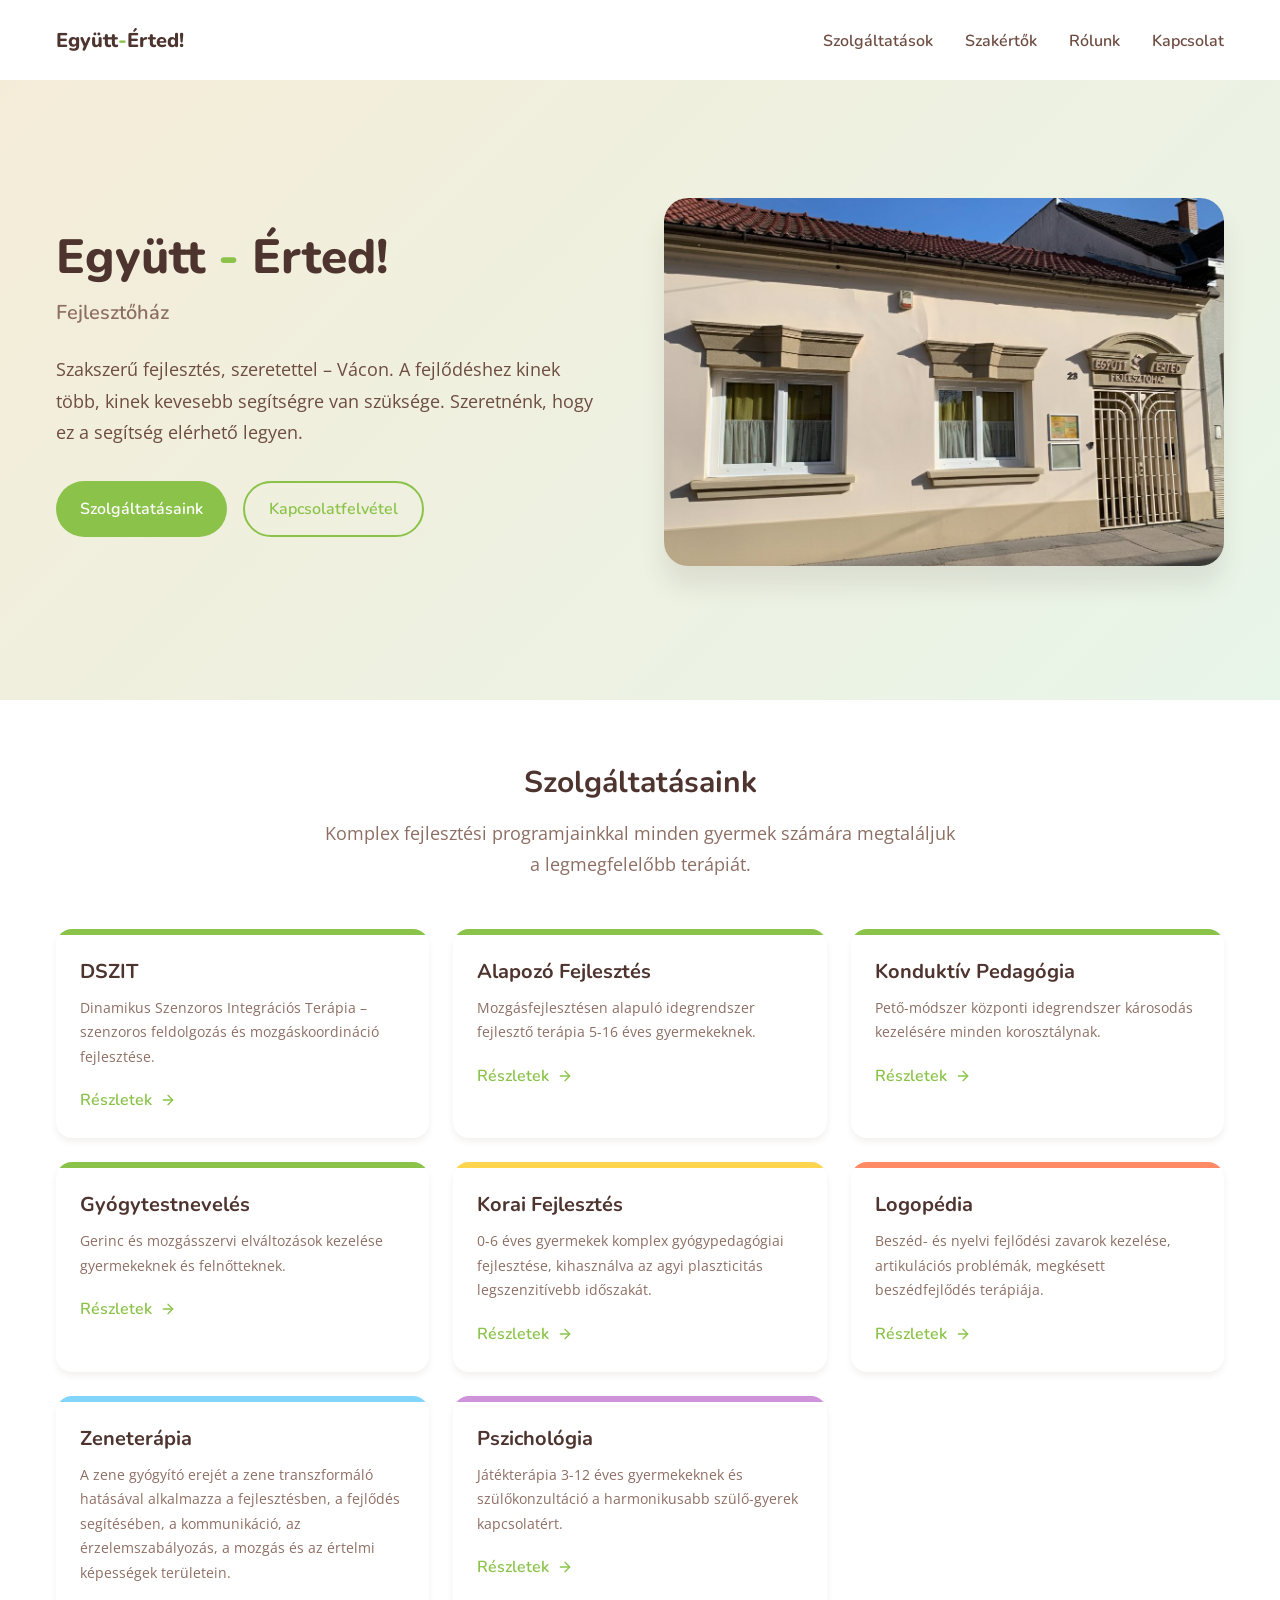
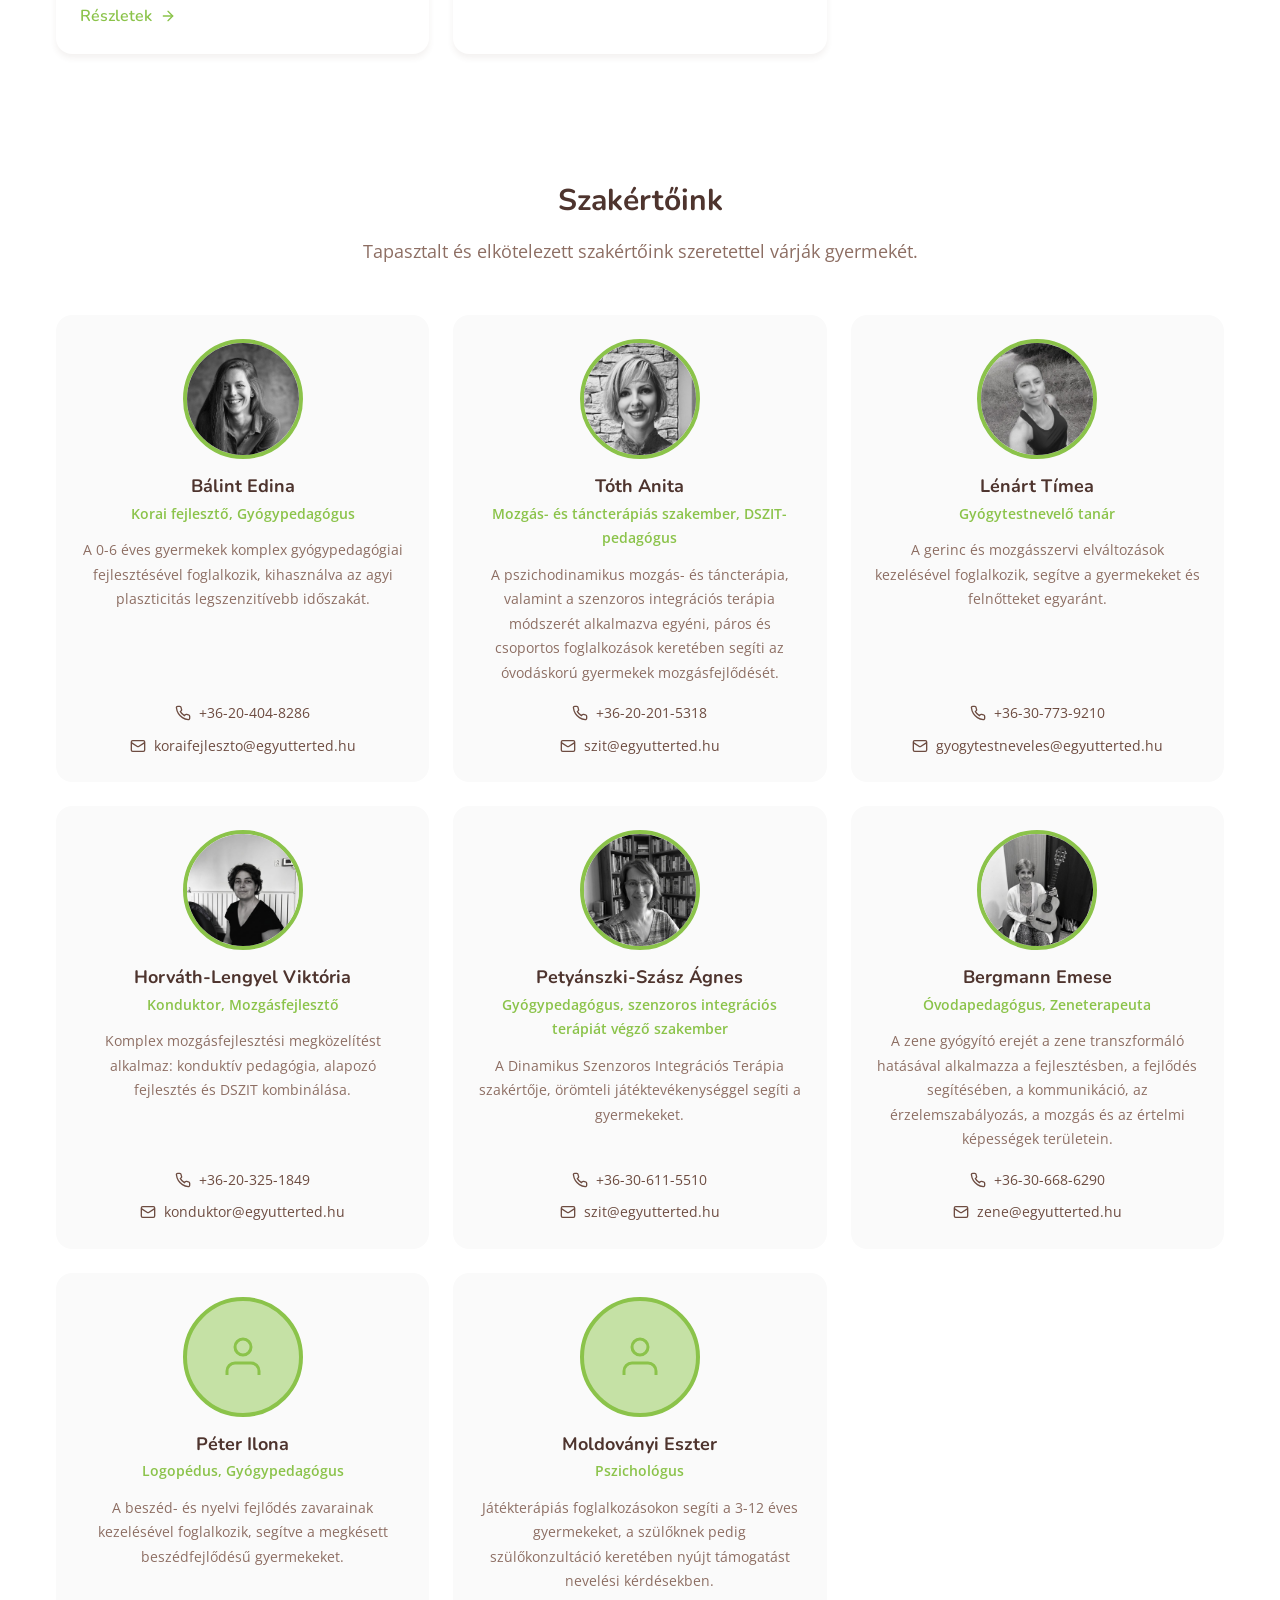
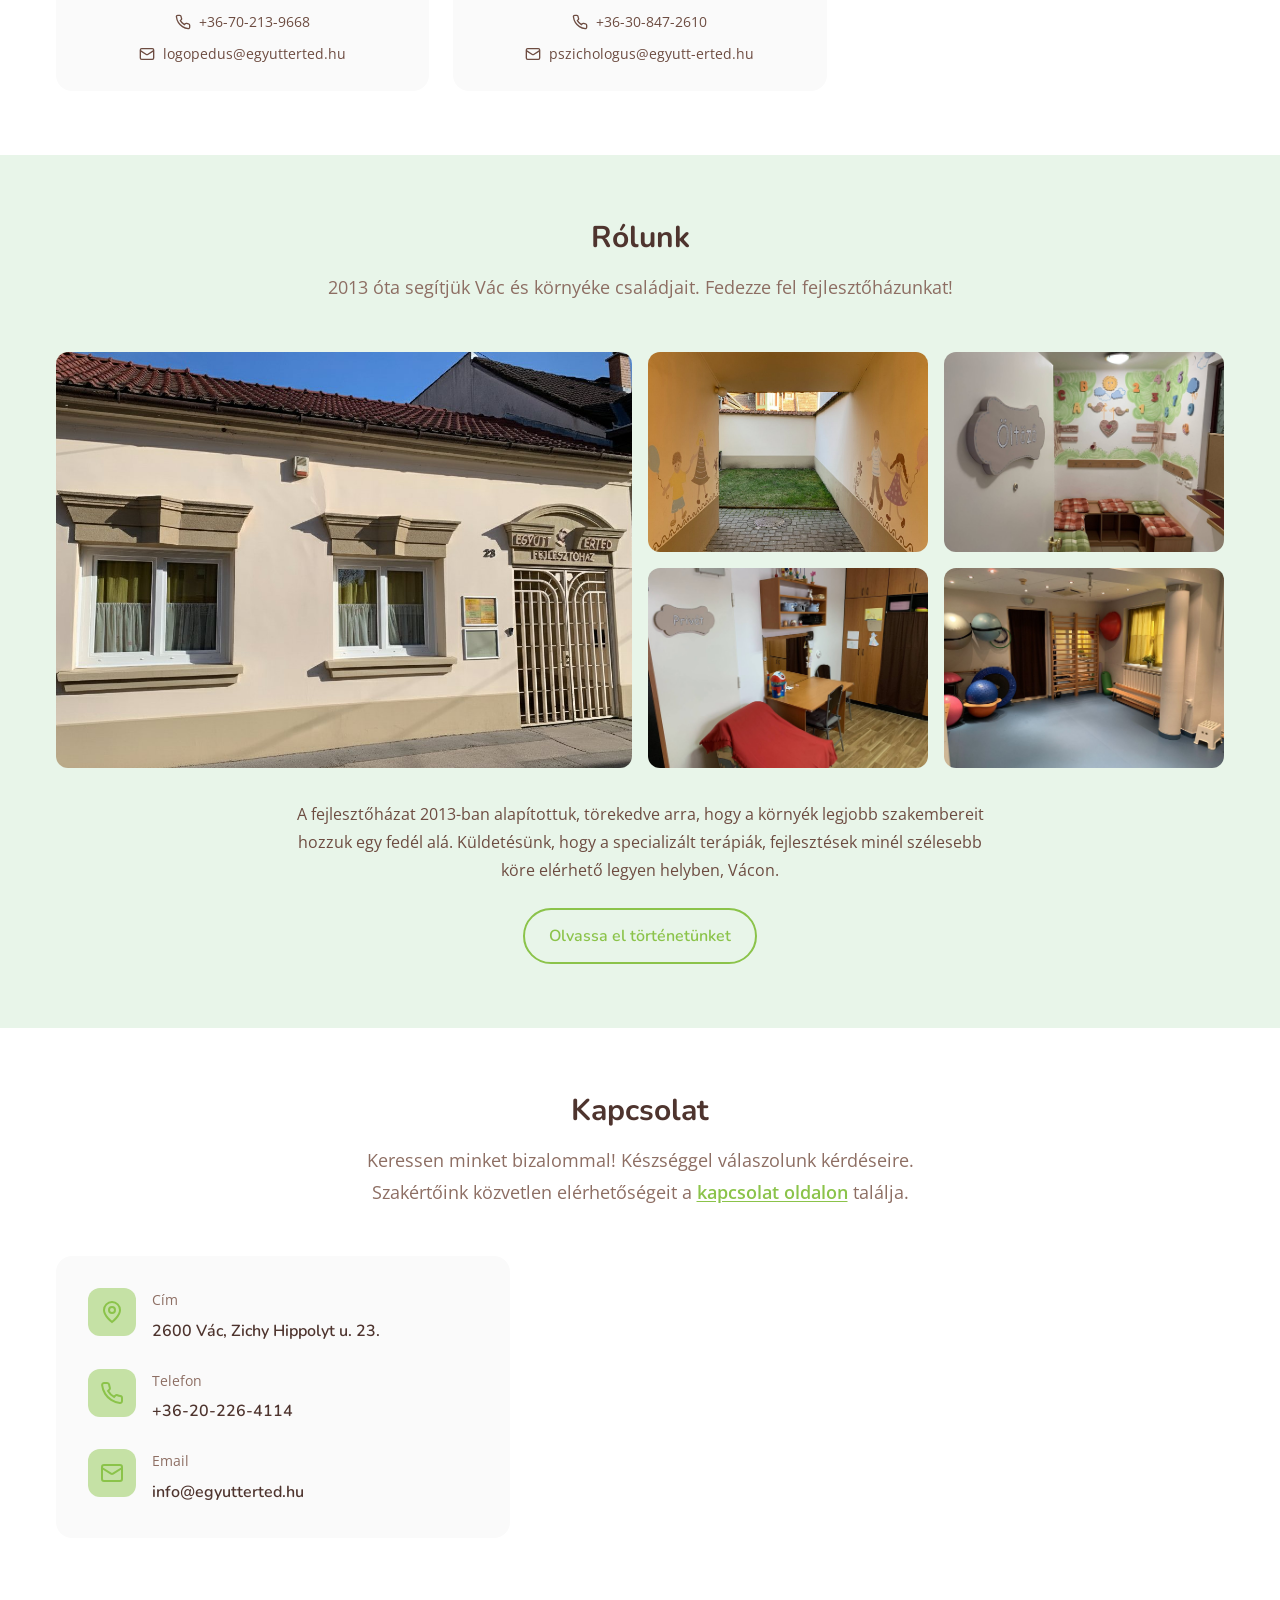
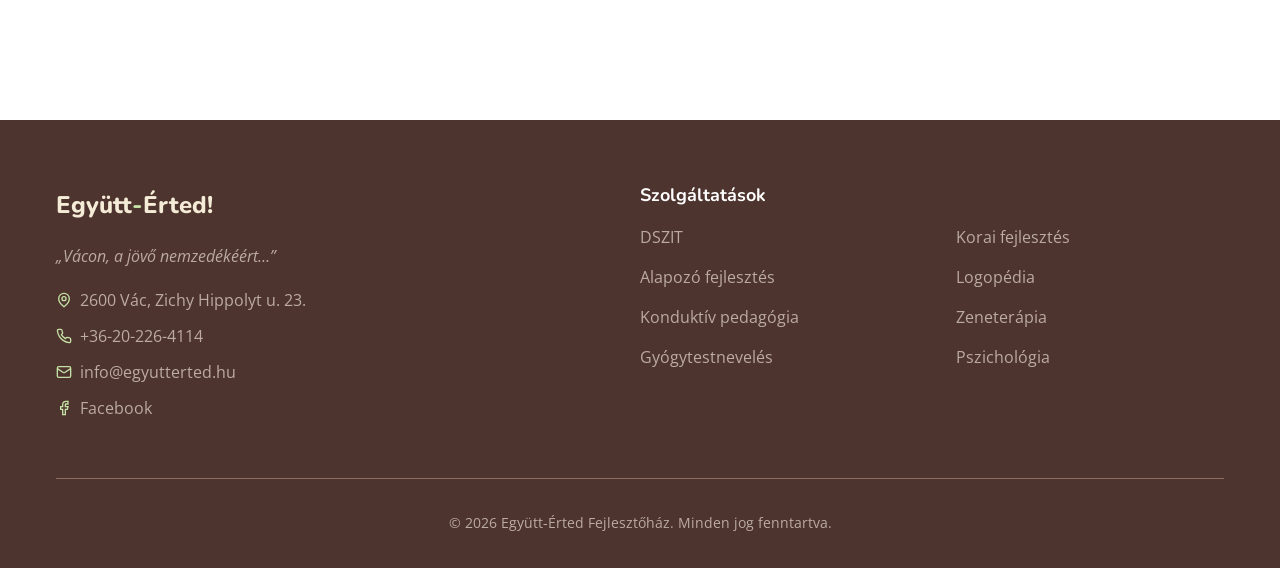
<file: index.html>
<!DOCTYPE html>
<html lang="hu">
<head>
  <meta charset="UTF-8">
  <meta name="viewport" content="width=device-width, initial-scale=1.0">
  <meta name="description" content="Együtt-Érted Fejlesztőház - Szakszerű fejlesztés, szeretettel. Korai fejlesztés, mozgásfejlesztés, DSZIT, konduktív pedagógia, gyógytestnevelés, logopédia, zeneterápia és pszichológia Vácon.">
  <meta name="keywords" content="fejlesztőház, korai fejlesztés, DSZIT, konduktív pedagógia, gyógytestnevelés, logopédia, zeneterápia, pszichológia, játékterápia, Vác, gyermekfejlesztés">

  <title>Együtt-Érted Fejlesztőház | Szakszerű fejlesztés, szeretettel - Vác</title>

  <link rel="stylesheet" href="css/style.css">

  <!-- Favicons -->
  <link rel="icon" type="image/svg+xml" href="favicon.svg">
</head>
<body>
  <!-- Skip to main content for accessibility -->
  <a href="#main" class="sr-only">Ugrás a tartalomhoz</a>

  <!-- Navigation -->
  <nav class="nav" id="nav">
    <div class="nav-container">
      <a href="index.html" class="nav-logo">
        <span class="nav-logo-text">Együtt<span>-</span>Érted!</span>
      </a>

      <ul class="nav-menu" id="nav-menu">
        <li><a href="#szolgaltatasok" class="nav-link">Szolgáltatások</a></li>
        <li><a href="#szakertok" class="nav-link">Szakértők</a></li>
        <li><a href="rolunk.html" class="nav-link">Rólunk</a></li>
        <li><a href="#kapcsolat" class="nav-link">Kapcsolat</a></li>
      </ul>

      <button class="nav-toggle" id="nav-toggle" aria-label="Menü megnyitása">
        <span></span>
        <span></span>
        <span></span>
      </button>
    </div>
  </nav>

  <!-- Main Content -->
  <main id="main">

    <!-- Hero Section -->
    <section class="hero">
      <div class="hero-container">
        <div class="hero-content">
          <h1 class="hero-title">Együtt <span>-</span> Érted!</h1>
          <p class="hero-subtitle">Fejlesztőház</p>
          <p class="hero-description">
            Szakszerű fejlesztés, szeretettel – Vácon. A fejlődéshez kinek több, kinek kevesebb
            segítségre van szüksége. Szeretnénk, hogy ez a segítség elérhető legyen.
          </p>
          <div class="hero-buttons">
            <a href="#szolgaltatasok" class="btn btn-primary">Szolgáltatásaink</a>
            <a href="#kapcsolat" class="btn btn-secondary">Kapcsolatfelvétel</a>
          </div>
        </div>
        <div class="hero-image">
          <img src="assets/images/building/epulet-front.jpg" alt="Együtt-Érted Fejlesztőház épülete Vácon" width="1184" height="777" fetchpriority="high">
        </div>
      </div>
    </section>

    <!-- Services Section -->
    <section class="section bg-white" id="szolgaltatasok">
      <div class="container">
        <div class="section-header">
          <h2>Szolgáltatásaink</h2>
          <p>Komplex fejlesztési programjainkkal minden gyermek számára megtaláljuk a legmegfelelőbb terápiát.</p>
        </div>

        <div class="services-grid">
          <!-- DSZIT -->
          <article class="service-card">
            <div class="service-card-accent service-card-accent--movement"></div>
            <div class="service-card-content">
              <h3 class="service-card-title">DSZIT</h3>
              <p class="service-card-description">
                Dinamikus Szenzoros Integrációs Terápia – szenzoros feldolgozás és mozgáskoordináció fejlesztése.
              </p>
              <a href="szolgaltatasok/dszit.html" class="service-card-link">
                Részletek
                <svg xmlns="http://www.w3.org/2000/svg" viewBox="0 0 24 24" fill="none" stroke="currentColor" stroke-width="2" stroke-linecap="round" stroke-linejoin="round"><path d="M5 12h14"/><path d="m12 5 7 7-7 7"/></svg>
              </a>
            </div>
          </article>

          <!-- Alapozó Fejlesztés -->
          <article class="service-card">
            <div class="service-card-accent service-card-accent--movement"></div>
            <div class="service-card-content">
              <h3 class="service-card-title">Alapozó Fejlesztés</h3>
              <p class="service-card-description">
                Mozgásfejlesztésen alapuló idegrendszer fejlesztő terápia 5-16 éves gyermekeknek.
              </p>
              <a href="szolgaltatasok/alapozo-terapia.html" class="service-card-link">
                Részletek
                <svg xmlns="http://www.w3.org/2000/svg" viewBox="0 0 24 24" fill="none" stroke="currentColor" stroke-width="2" stroke-linecap="round" stroke-linejoin="round"><path d="M5 12h14"/><path d="m12 5 7 7-7 7"/></svg>
              </a>
            </div>
          </article>

          <!-- Konduktív Pedagógia -->
          <article class="service-card">
            <div class="service-card-accent service-card-accent--movement"></div>
            <div class="service-card-content">
              <h3 class="service-card-title">Konduktív Pedagógia</h3>
              <p class="service-card-description">
                Pető-módszer központi idegrendszer károsodás kezelésére minden korosztálynak.
              </p>
              <a href="szolgaltatasok/konduktiv-pedagogia.html" class="service-card-link">
                Részletek
                <svg xmlns="http://www.w3.org/2000/svg" viewBox="0 0 24 24" fill="none" stroke="currentColor" stroke-width="2" stroke-linecap="round" stroke-linejoin="round"><path d="M5 12h14"/><path d="m12 5 7 7-7 7"/></svg>
              </a>
            </div>
          </article>

          <!-- Gyógytestnevelés -->
          <article class="service-card">
            <div class="service-card-accent service-card-accent--movement"></div>
            <div class="service-card-content">
              <h3 class="service-card-title">Gyógytestnevelés</h3>
              <p class="service-card-description">
                Gerinc és mozgásszervi elváltozások kezelése gyermekeknek és felnőtteknek.
              </p>
              <a href="szolgaltatasok/gyogytestneveles.html" class="service-card-link">
                Részletek
                <svg xmlns="http://www.w3.org/2000/svg" viewBox="0 0 24 24" fill="none" stroke="currentColor" stroke-width="2" stroke-linecap="round" stroke-linejoin="round"><path d="M5 12h14"/><path d="m12 5 7 7-7 7"/></svg>
              </a>
            </div>
          </article>

          <!-- Korai Fejlesztés -->
          <article class="service-card">
            <div class="service-card-accent service-card-accent--early"></div>
            <div class="service-card-content">
              <h3 class="service-card-title">Korai Fejlesztés</h3>
              <p class="service-card-description">
                0-6 éves gyermekek komplex gyógypedagógiai fejlesztése, kihasználva az agyi plaszticitás legszenzitívebb időszakát.
              </p>
              <a href="szolgaltatasok/korai-fejlesztes.html" class="service-card-link">
                Részletek
                <svg xmlns="http://www.w3.org/2000/svg" viewBox="0 0 24 24" fill="none" stroke="currentColor" stroke-width="2" stroke-linecap="round" stroke-linejoin="round"><path d="M5 12h14"/><path d="m12 5 7 7-7 7"/></svg>
              </a>
            </div>
          </article>

          <!-- Logopédia -->
          <article class="service-card">
            <div class="service-card-accent service-card-accent--speech"></div>
            <div class="service-card-content">
              <h3 class="service-card-title">Logopédia</h3>
              <p class="service-card-description">
                Beszéd- és nyelvi fejlődési zavarok kezelése, artikulációs problémák, megkésett beszédfejlődés terápiája.
              </p>
              <a href="szolgaltatasok/logopedia.html" class="service-card-link">
                Részletek
                <svg xmlns="http://www.w3.org/2000/svg" viewBox="0 0 24 24" fill="none" stroke="currentColor" stroke-width="2" stroke-linecap="round" stroke-linejoin="round"><path d="M5 12h14"/><path d="m12 5 7 7-7 7"/></svg>
              </a>
            </div>
          </article>

          <!-- Zeneterápia -->
          <article class="service-card">
            <div class="service-card-accent service-card-accent--music"></div>
            <div class="service-card-content">
              <h3 class="service-card-title">Zeneterápia</h3>
              <p class="service-card-description">
                A zene gyógyító erejét a zene transzformáló hatásával alkalmazza a fejlesztésben,
                a fejlődés segítésében, a kommunikáció, az érzelemszabályozás, a mozgás és az értelmi
                képességek területein.
              </p>
              <a href="szolgaltatasok/zeneterapia.html" class="service-card-link">
                Részletek
                <svg xmlns="http://www.w3.org/2000/svg" viewBox="0 0 24 24" fill="none" stroke="currentColor" stroke-width="2" stroke-linecap="round" stroke-linejoin="round"><path d="M5 12h14"/><path d="m12 5 7 7-7 7"/></svg>
              </a>
            </div>
          </article>

          <!-- Pszichológia -->
          <article class="service-card">
            <div class="service-card-accent service-card-accent--psychology"></div>
            <div class="service-card-content">
              <h3 class="service-card-title">Pszichológia</h3>
              <p class="service-card-description">
                Játékterápia 3-12 éves gyermekeknek és szülőkonzultáció a harmonikusabb szülő-gyerek kapcsolatért.
              </p>
              <a href="szolgaltatasok/pszichologia.html" class="service-card-link">
                Részletek
                <svg xmlns="http://www.w3.org/2000/svg" viewBox="0 0 24 24" fill="none" stroke="currentColor" stroke-width="2" stroke-linecap="round" stroke-linejoin="round"><path d="M5 12h14"/><path d="m12 5 7 7-7 7"/></svg>
              </a>
            </div>
          </article>

        </div>
      </div>
    </section>

    <!-- Specialists Section -->
    <section class="section bg-white" id="szakertok">
      <div class="container">
        <div class="section-header">
          <h2>Szakértőink</h2>
          <p>Tapasztalt és elkötelezett szakértőink szeretettel várják gyermekét.</p>
        </div>

        <div class="specialists-grid">
          <!-- Bálint Edina -->
          <article class="specialist-card">
            <div class="specialist-photo">
              <img src="assets/images/specialists/balint-edina.jpg" alt="Bálint Edina portré" loading="lazy">
            </div>
            <h3 class="specialist-name">Bálint Edina</h3>
            <p class="specialist-title">Korai fejlesztő, Gyógypedagógus</p>
            <p class="specialist-bio">
              A 0-6 éves gyermekek komplex gyógypedagógiai fejlesztésével foglalkozik, kihasználva az agyi plaszticitás legszenzitívebb időszakát.
            </p>
            <div class="specialist-contact">
              <a href="tel:+36204048286">
                <svg xmlns="http://www.w3.org/2000/svg" viewBox="0 0 24 24" fill="none" stroke="currentColor" stroke-width="2"><path d="M22 16.92v3a2 2 0 0 1-2.18 2 19.79 19.79 0 0 1-8.63-3.07 19.5 19.5 0 0 1-6-6 19.79 19.79 0 0 1-3.07-8.67A2 2 0 0 1 4.11 2h3a2 2 0 0 1 2 1.72 12.84 12.84 0 0 0 .7 2.81 2 2 0 0 1-.45 2.11L8.09 9.91a16 16 0 0 0 6 6l1.27-1.27a2 2 0 0 1 2.11-.45 12.84 12.84 0 0 0 2.81.7A2 2 0 0 1 22 16.92z"/></svg>
                +36-20-404-8286
              </a>
              <a href="mailto:koraifejleszto@egyutterted.hu">
                <svg xmlns="http://www.w3.org/2000/svg" viewBox="0 0 24 24" fill="none" stroke="currentColor" stroke-width="2"><rect width="20" height="16" x="2" y="4" rx="2"/><path d="m22 7-8.97 5.7a1.94 1.94 0 0 1-2.06 0L2 7"/></svg>
                koraifejleszto@egyutterted.hu
              </a>
            </div>
          </article>

          <!-- Tóth Anita -->
          <article class="specialist-card">
            <div class="specialist-photo">
              <img src="assets/images/specialists/toth-anita.jpg" alt="Tóth Anita portré" loading="lazy">
            </div>
            <h3 class="specialist-name">Tóth Anita</h3>
            <p class="specialist-title">Mozgás- és táncterápiás szakember, DSZIT-pedagógus</p>
            <p class="specialist-bio">
              A pszichodinamikus mozgás- és táncterápia, valamint a szenzoros integrációs terápia módszerét alkalmazva egyéni, páros és csoportos foglalkozások keretében segíti az óvodáskorú gyermekek mozgásfejlődését.
            </p>
            <div class="specialist-contact">
              <a href="tel:+36202015318">
                <svg xmlns="http://www.w3.org/2000/svg" viewBox="0 0 24 24" fill="none" stroke="currentColor" stroke-width="2"><path d="M22 16.92v3a2 2 0 0 1-2.18 2 19.79 19.79 0 0 1-8.63-3.07 19.5 19.5 0 0 1-6-6 19.79 19.79 0 0 1-3.07-8.67A2 2 0 0 1 4.11 2h3a2 2 0 0 1 2 1.72 12.84 12.84 0 0 0 .7 2.81 2 2 0 0 1-.45 2.11L8.09 9.91a16 16 0 0 0 6 6l1.27-1.27a2 2 0 0 1 2.11-.45 12.84 12.84 0 0 0 2.81.7A2 2 0 0 1 22 16.92z"/></svg>
                +36-20-201-5318
              </a>
              <a href="mailto:szit@egyutterted.hu">
                <svg xmlns="http://www.w3.org/2000/svg" viewBox="0 0 24 24" fill="none" stroke="currentColor" stroke-width="2"><rect width="20" height="16" x="2" y="4" rx="2"/><path d="m22 7-8.97 5.7a1.94 1.94 0 0 1-2.06 0L2 7"/></svg>
                szit@egyutterted.hu
              </a>
            </div>
          </article>

          <!-- Lénárt Tímea -->
          <article class="specialist-card">
            <div class="specialist-photo">
              <img src="assets/images/specialists/lenart-timea.jpg" alt="Lénárt Tímea portré" loading="lazy">
            </div>
            <h3 class="specialist-name">Lénárt Tímea</h3>
            <p class="specialist-title">Gyógytestnevelő tanár</p>
            <p class="specialist-bio">
              A gerinc és mozgásszervi elváltozások kezelésével foglalkozik, segítve a gyermekeket és felnőtteket egyaránt.
            </p>
            <div class="specialist-contact">
              <a href="tel:+36307739210">
                <svg xmlns="http://www.w3.org/2000/svg" viewBox="0 0 24 24" fill="none" stroke="currentColor" stroke-width="2"><path d="M22 16.92v3a2 2 0 0 1-2.18 2 19.79 19.79 0 0 1-8.63-3.07 19.5 19.5 0 0 1-6-6 19.79 19.79 0 0 1-3.07-8.67A2 2 0 0 1 4.11 2h3a2 2 0 0 1 2 1.72 12.84 12.84 0 0 0 .7 2.81 2 2 0 0 1-.45 2.11L8.09 9.91a16 16 0 0 0 6 6l1.27-1.27a2 2 0 0 1 2.11-.45 12.84 12.84 0 0 0 2.81.7A2 2 0 0 1 22 16.92z"/></svg>
                +36-30-773-9210
              </a>
              <a href="mailto:gyogytestneveles@egyutterted.hu">
                <svg xmlns="http://www.w3.org/2000/svg" viewBox="0 0 24 24" fill="none" stroke="currentColor" stroke-width="2"><rect width="20" height="16" x="2" y="4" rx="2"/><path d="m22 7-8.97 5.7a1.94 1.94 0 0 1-2.06 0L2 7"/></svg>
                gyogytestneveles@egyutterted.hu
              </a>
            </div>
          </article>

          <!-- Horváth-Lengyel Viktória -->
          <article class="specialist-card">
            <div class="specialist-photo">
              <img src="assets/images/specialists/horvath-lengyel-viktoria.jpg" alt="Horváth-Lengyel Viktória portré" loading="lazy">
            </div>
            <h3 class="specialist-name">Horváth-Lengyel Viktória</h3>
            <p class="specialist-title">Konduktor, Mozgásfejlesztő</p>
            <p class="specialist-bio">
              Komplex mozgásfejlesztési megközelítést alkalmaz: konduktív pedagógia, alapozó fejlesztés és DSZIT kombinálása.
            </p>
            <div class="specialist-contact">
              <a href="tel:+36203251849">
                <svg xmlns="http://www.w3.org/2000/svg" viewBox="0 0 24 24" fill="none" stroke="currentColor" stroke-width="2"><path d="M22 16.92v3a2 2 0 0 1-2.18 2 19.79 19.79 0 0 1-8.63-3.07 19.5 19.5 0 0 1-6-6 19.79 19.79 0 0 1-3.07-8.67A2 2 0 0 1 4.11 2h3a2 2 0 0 1 2 1.72 12.84 12.84 0 0 0 .7 2.81 2 2 0 0 1-.45 2.11L8.09 9.91a16 16 0 0 0 6 6l1.27-1.27a2 2 0 0 1 2.11-.45 12.84 12.84 0 0 0 2.81.7A2 2 0 0 1 22 16.92z"/></svg>
                +36-20-325-1849
              </a>
              <a href="mailto:konduktor@egyutterted.hu">
                <svg xmlns="http://www.w3.org/2000/svg" viewBox="0 0 24 24" fill="none" stroke="currentColor" stroke-width="2"><rect width="20" height="16" x="2" y="4" rx="2"/><path d="m22 7-8.97 5.7a1.94 1.94 0 0 1-2.06 0L2 7"/></svg>
                konduktor@egyutterted.hu
              </a>
            </div>
          </article>

          <!-- Petyánszki-Szász Ágnes -->
          <article class="specialist-card">
            <div class="specialist-photo">
              <img src="assets/images/specialists/szasz-agnes.jpg" alt="Petyánszki-Szász Ágnes portré" loading="lazy">
            </div>
            <h3 class="specialist-name">Petyánszki-Szász Ágnes</h3>
            <p class="specialist-title">Gyógypedagógus, szenzoros integrációs terápiát végző szakember</p>
            <p class="specialist-bio">
              A Dinamikus Szenzoros Integrációs Terápia szakértője, örömteli játéktevékenységgel segíti a gyermekeket.
            </p>
            <div class="specialist-contact">
              <a href="tel:+36306115510">
                <svg xmlns="http://www.w3.org/2000/svg" viewBox="0 0 24 24" fill="none" stroke="currentColor" stroke-width="2"><path d="M22 16.92v3a2 2 0 0 1-2.18 2 19.79 19.79 0 0 1-8.63-3.07 19.5 19.5 0 0 1-6-6 19.79 19.79 0 0 1-3.07-8.67A2 2 0 0 1 4.11 2h3a2 2 0 0 1 2 1.72 12.84 12.84 0 0 0 .7 2.81 2 2 0 0 1-.45 2.11L8.09 9.91a16 16 0 0 0 6 6l1.27-1.27a2 2 0 0 1 2.11-.45 12.84 12.84 0 0 0 2.81.7A2 2 0 0 1 22 16.92z"/></svg>
                +36-30-611-5510
              </a>
              <a href="mailto:szit@egyutterted.hu">
                <svg xmlns="http://www.w3.org/2000/svg" viewBox="0 0 24 24" fill="none" stroke="currentColor" stroke-width="2"><rect width="20" height="16" x="2" y="4" rx="2"/><path d="m22 7-8.97 5.7a1.94 1.94 0 0 1-2.06 0L2 7"/></svg>
                szit@egyutterted.hu
              </a>
            </div>
          </article>

          <!-- Bergmann Emese -->
          <article class="specialist-card">
            <div class="specialist-photo">
              <img src="assets/images/specialists/bergmann-emese.jpg" alt="Bergmann Emese portré" loading="lazy">
            </div>
            <h3 class="specialist-name">Bergmann Emese</h3>
            <p class="specialist-title">Óvodapedagógus, Zeneterapeuta</p>
            <p class="specialist-bio">
              A zene gyógyító erejét a zene transzformáló hatásával alkalmazza a fejlesztésben, a fejlődés segítésében, a kommunikáció, az érzelemszabályozás, a mozgás és az értelmi képességek területein.
            </p>
            <div class="specialist-contact">
              <a href="tel:+36306686290">
                <svg xmlns="http://www.w3.org/2000/svg" viewBox="0 0 24 24" fill="none" stroke="currentColor" stroke-width="2"><path d="M22 16.92v3a2 2 0 0 1-2.18 2 19.79 19.79 0 0 1-8.63-3.07 19.5 19.5 0 0 1-6-6 19.79 19.79 0 0 1-3.07-8.67A2 2 0 0 1 4.11 2h3a2 2 0 0 1 2 1.72 12.84 12.84 0 0 0 .7 2.81 2 2 0 0 1-.45 2.11L8.09 9.91a16 16 0 0 0 6 6l1.27-1.27a2 2 0 0 1 2.11-.45 12.84 12.84 0 0 0 2.81.7A2 2 0 0 1 22 16.92z"/></svg>
                +36-30-668-6290
              </a>
              <a href="mailto:zene@egyutterted.hu">
                <svg xmlns="http://www.w3.org/2000/svg" viewBox="0 0 24 24" fill="none" stroke="currentColor" stroke-width="2"><rect width="20" height="16" x="2" y="4" rx="2"/><path d="m22 7-8.97 5.7a1.94 1.94 0 0 1-2.06 0L2 7"/></svg>
                zene@egyutterted.hu
              </a>
            </div>
          </article>

          <!-- Péter Ilona -->
          <article class="specialist-card">
            <div class="specialist-photo specialist-photo--placeholder">
              <svg xmlns="http://www.w3.org/2000/svg" viewBox="0 0 24 24" fill="none" stroke="currentColor" stroke-width="1.5"><path d="M20 21v-2a4 4 0 0 0-4-4H8a4 4 0 0 0-4 4v2"/><circle cx="12" cy="7" r="4"/></svg>
            </div>
            <h3 class="specialist-name">Péter Ilona</h3>
            <p class="specialist-title">Logopédus, Gyógypedagógus</p>
            <p class="specialist-bio">
              A beszéd- és nyelvi fejlődés zavarainak kezelésével foglalkozik, segítve a megkésett beszédfejlődésű gyermekeket.
            </p>
            <div class="specialist-contact">
              <a href="tel:+36702139668">
                <svg xmlns="http://www.w3.org/2000/svg" viewBox="0 0 24 24" fill="none" stroke="currentColor" stroke-width="2"><path d="M22 16.92v3a2 2 0 0 1-2.18 2 19.79 19.79 0 0 1-8.63-3.07 19.5 19.5 0 0 1-6-6 19.79 19.79 0 0 1-3.07-8.67A2 2 0 0 1 4.11 2h3a2 2 0 0 1 2 1.72 12.84 12.84 0 0 0 .7 2.81 2 2 0 0 1-.45 2.11L8.09 9.91a16 16 0 0 0 6 6l1.27-1.27a2 2 0 0 1 2.11-.45 12.84 12.84 0 0 0 2.81.7A2 2 0 0 1 22 16.92z"/></svg>
                +36-70-213-9668
              </a>
              <a href="mailto:logopedus@egyutterted.hu">
                <svg xmlns="http://www.w3.org/2000/svg" viewBox="0 0 24 24" fill="none" stroke="currentColor" stroke-width="2"><rect width="20" height="16" x="2" y="4" rx="2"/><path d="m22 7-8.97 5.7a1.94 1.94 0 0 1-2.06 0L2 7"/></svg>
                logopedus@egyutterted.hu
              </a>
            </div>
          </article>

          <!-- Moldoványi Eszter -->
          <article class="specialist-card">
            <div class="specialist-photo specialist-photo--placeholder">
              <svg xmlns="http://www.w3.org/2000/svg" viewBox="0 0 24 24" fill="none" stroke="currentColor" stroke-width="1.5"><path d="M20 21v-2a4 4 0 0 0-4-4H8a4 4 0 0 0-4 4v2"/><circle cx="12" cy="7" r="4"/></svg>
            </div>
            <h3 class="specialist-name">Moldoványi Eszter</h3>
            <p class="specialist-title">Pszichológus</p>
            <p class="specialist-bio">
              Játékterápiás foglalkozásokon segíti a 3-12 éves gyermekeket, a szülőknek pedig szülőkonzultáció keretében nyújt támogatást nevelési kérdésekben.
            </p>
            <div class="specialist-contact">
              <a href="tel:+36308472610">
                <svg xmlns="http://www.w3.org/2000/svg" viewBox="0 0 24 24" fill="none" stroke="currentColor" stroke-width="2"><path d="M22 16.92v3a2 2 0 0 1-2.18 2 19.79 19.79 0 0 1-8.63-3.07 19.5 19.5 0 0 1-6-6 19.79 19.79 0 0 1-3.07-8.67A2 2 0 0 1 4.11 2h3a2 2 0 0 1 2 1.72 12.84 12.84 0 0 0 .7 2.81 2 2 0 0 1-.45 2.11L8.09 9.91a16 16 0 0 0 6 6l1.27-1.27a2 2 0 0 1 2.11-.45 12.84 12.84 0 0 0 2.81.7A2 2 0 0 1 22 16.92z"/></svg>
                +36-30-847-2610
              </a>
              <a href="mailto:pszichologus@egyutt-erted.hu">
                <svg xmlns="http://www.w3.org/2000/svg" viewBox="0 0 24 24" fill="none" stroke="currentColor" stroke-width="2"><rect width="20" height="16" x="2" y="4" rx="2"/><path d="m22 7-8.97 5.7a1.94 1.94 0 0 1-2.06 0L2 7"/></svg>
                pszichologus@egyutt-erted.hu
              </a>
            </div>
          </article>

        </div>
      </div>
    </section>

    <!-- About / Building Section -->
    <section class="section bg-pale-green" id="rolunk">
      <div class="container">
        <div class="section-header">
          <h2>Rólunk</h2>
          <p>2013 óta segítjük Vác és környéke családjait. Fedezze fel fejlesztőházunkat!</p>
        </div>

        <div class="gallery-grid">
          <div class="gallery-item">
            <img src="assets/images/building/epulet-front.jpg" alt="Együtt-Érted Fejlesztőház külső homlokzata" width="1184" height="777" loading="lazy">
          </div>
          <div class="gallery-item">
            <img src="assets/images/building/bejarat-belso.jpg" alt="Bejárat belülről" width="1184" height="776" loading="lazy">
          </div>
          <div class="gallery-item">
            <img src="assets/images/building/oltozo2.jpg" alt="Öltöző" width="1200" height="900" loading="lazy">
          </div>
          <div class="gallery-item">
            <img src="assets/images/building/fejleszto-szoba.jpg" alt="Fejlesztő szoba" width="1200" height="900" loading="lazy">
          </div>
          <div class="gallery-item">
            <img src="assets/images/building/torna-szoba.jpg" alt="Mozgásterem" width="1200" height="900" loading="lazy">
          </div>
        </div>

        <div style="text-align: center; margin-top: var(--space-8);">
          <p style="max-width: 700px; margin: 0 auto var(--space-6);">
            A fejlesztőházat 2013-ban alapítottuk, törekedve arra, hogy a környék legjobb szakembereit hozzuk egy fedél alá. 
            Küldetésünk, hogy a specializált terápiák, fejlesztések minél szélesebb köre elérhető legyen helyben, Vácon.
          </p>
          <a href="rolunk.html" class="btn btn-secondary">Olvassa el történetünket</a>
        </div>
      </div>
    </section>

    <!-- Contact Section -->
    <section class="section bg-white" id="kapcsolat">
      <div class="container">
        <div class="section-header">
          <h2>Kapcsolat</h2>
          <p>Keressen minket bizalommal! Készséggel válaszolunk kérdéseire. Szakértőink közvetlen elérhetőségeit a <a href="kapcsolat.html" class="text-link">kapcsolat oldalon</a> találja.</p>
        </div>

        <div class="contact-grid">
          <div class="contact-info">
            <div class="contact-item">
              <div class="contact-icon">
                <svg xmlns="http://www.w3.org/2000/svg" viewBox="0 0 24 24" fill="none" stroke="currentColor" stroke-width="2"><path d="M20 10c0 6-8 12-8 12s-8-6-8-12a8 8 0 0 1 16 0Z"/><circle cx="12" cy="10" r="3"/></svg>
              </div>
              <div>
                <p class="contact-label">Cím</p>
                <p class="contact-value">2600 Vác, Zichy Hippolyt u. 23.</p>
              </div>
            </div>

            <div class="contact-item">
              <div class="contact-icon">
                <svg xmlns="http://www.w3.org/2000/svg" viewBox="0 0 24 24" fill="none" stroke="currentColor" stroke-width="2"><path d="M22 16.92v3a2 2 0 0 1-2.18 2 19.79 19.79 0 0 1-8.63-3.07 19.5 19.5 0 0 1-6-6 19.79 19.79 0 0 1-3.07-8.67A2 2 0 0 1 4.11 2h3a2 2 0 0 1 2 1.72 12.84 12.84 0 0 0 .7 2.81 2 2 0 0 1-.45 2.11L8.09 9.91a16 16 0 0 0 6 6l1.27-1.27a2 2 0 0 1 2.11-.45 12.84 12.84 0 0 0 2.81.7A2 2 0 0 1 22 16.92z"/></svg>
              </div>
              <div>
                <p class="contact-label">Telefon</p>
                <p class="contact-value"><a href="tel:+36202264114">+36-20-226-4114</a></p>
              </div>
            </div>

            <div class="contact-item">
              <div class="contact-icon">
                <svg xmlns="http://www.w3.org/2000/svg" viewBox="0 0 24 24" fill="none" stroke="currentColor" stroke-width="2"><rect width="20" height="16" x="2" y="4" rx="2"/><path d="m22 7-8.97 5.7a1.94 1.94 0 0 1-2.06 0L2 7"/></svg>
              </div>
              <div>
                <p class="contact-label">Email</p>
                <p class="contact-value"><a href="mailto:info@egyutterted.hu">info@egyutterted.hu</a></p>
              </div>
            </div>
          </div>

          <div class="contact-map">
            <iframe
              src="https://www.google.com/maps/embed?pb=!1m18!1m12!1m3!1d2686.5!2d19.1285665!3d47.7786597!2m3!1f0!2f0!3f0!3m2!1i1024!2i768!4f13.1!3m3!1m2!1s0x47402aec4d5baab5%3A0x4eeaf5f6ae50eb9!2sEgy%C3%BCtt%20-%20%C3%89rted%20Fejleszt%C5%91h%C3%A1z!5e0!3m2!1shu!2shu!4v1707400000000"
              allowfullscreen=""
              loading="lazy"
              referrerpolicy="no-referrer-when-downgrade"
              title="Együtt-Érted Fejlesztőház térkép">
            </iframe>
          </div>
        </div>
      </div>
    </section>

  </main>

  <!-- Footer -->
  <footer class="footer">
    <div class="container">
      <div class="footer-grid">
        <div class="footer-brand">
          <div class="footer-logo">Együtt<span>-</span>Érted!</div>
          <p class="footer-tagline">„Vácon, a jövő nemzedékéért…”</p>
          <div class="footer-contact-item">
            <svg xmlns="http://www.w3.org/2000/svg" viewBox="0 0 24 24" fill="none" stroke="currentColor" stroke-width="2"><path d="M20 10c0 6-8 12-8 12s-8-6-8-12a8 8 0 0 1 16 0Z"/><circle cx="12" cy="10" r="3"/></svg>
            <a href="https://maps.google.com/?q=2600+Vác,+Zichy+Hippolyt+u.+23." target="_blank" rel="noopener">2600 Vác, Zichy Hippolyt u. 23.</a>
          </div>
          <div class="footer-contact-item">
            <svg xmlns="http://www.w3.org/2000/svg" viewBox="0 0 24 24" fill="none" stroke="currentColor" stroke-width="2"><path d="M22 16.92v3a2 2 0 0 1-2.18 2 19.79 19.79 0 0 1-8.63-3.07 19.5 19.5 0 0 1-6-6 19.79 19.79 0 0 1-3.07-8.67A2 2 0 0 1 4.11 2h3a2 2 0 0 1 2 1.72 12.84 12.84 0 0 0 .7 2.81 2 2 0 0 1-.45 2.11L8.09 9.91a16 16 0 0 0 6 6l1.27-1.27a2 2 0 0 1 2.11-.45 12.84 12.84 0 0 0 2.81.7A2 2 0 0 1 22 16.92z"/></svg>
            <a href="tel:+36202264114">+36-20-226-4114</a>
          </div>
          <div class="footer-contact-item">
            <svg xmlns="http://www.w3.org/2000/svg" viewBox="0 0 24 24" fill="none" stroke="currentColor" stroke-width="2"><rect width="20" height="16" x="2" y="4" rx="2"/><path d="m22 7-8.97 5.7a1.94 1.94 0 0 1-2.06 0L2 7"/></svg>
            <a href="mailto:info@egyutterted.hu">info@egyutterted.hu</a>
          </div>
          <div class="footer-contact-item">
            <svg xmlns="http://www.w3.org/2000/svg" viewBox="0 0 24 24" fill="none" stroke="currentColor" stroke-width="2"><path d="M18 2h-3a5 5 0 0 0-5 5v3H7v4h3v8h4v-8h3l1-4h-4V7a1 1 0 0 1 1-1h3z"/></svg>
            <a href="https://www.facebook.com/egyuttertedvac/" target="_blank" rel="noopener">Facebook</a>
          </div>
        </div>

        <div>
          <h4 class="footer-title">Szolgáltatások</h4>
          <nav class="footer-links">
            <a href="szolgaltatasok/dszit.html">DSZIT</a>
            <a href="szolgaltatasok/alapozo-terapia.html">Alapozó fejlesztés</a>
            <a href="szolgaltatasok/konduktiv-pedagogia.html">Konduktív pedagógia</a>
            <a href="szolgaltatasok/gyogytestneveles.html">Gyógytestnevelés</a>
          </nav>
        </div>

        <div>
          <h4 class="footer-title">&nbsp;</h4>
          <nav class="footer-links">
            <a href="szolgaltatasok/korai-fejlesztes.html">Korai fejlesztés</a>
            <a href="szolgaltatasok/logopedia.html">Logopédia</a>
            <a href="szolgaltatasok/zeneterapia.html">Zeneterápia</a>
            <a href="szolgaltatasok/pszichologia.html">Pszichológia</a>
          </nav>
        </div>
      </div>

      <div class="footer-bottom">
        <p>&copy; 2026 Együtt-Érted Fejlesztőház. Minden jog fenntartva.</p>
      </div>
    </div>
  </footer>

  <!-- JavaScript -->
  <script src="js/main.js"></script>
</body>
</html>
</file>
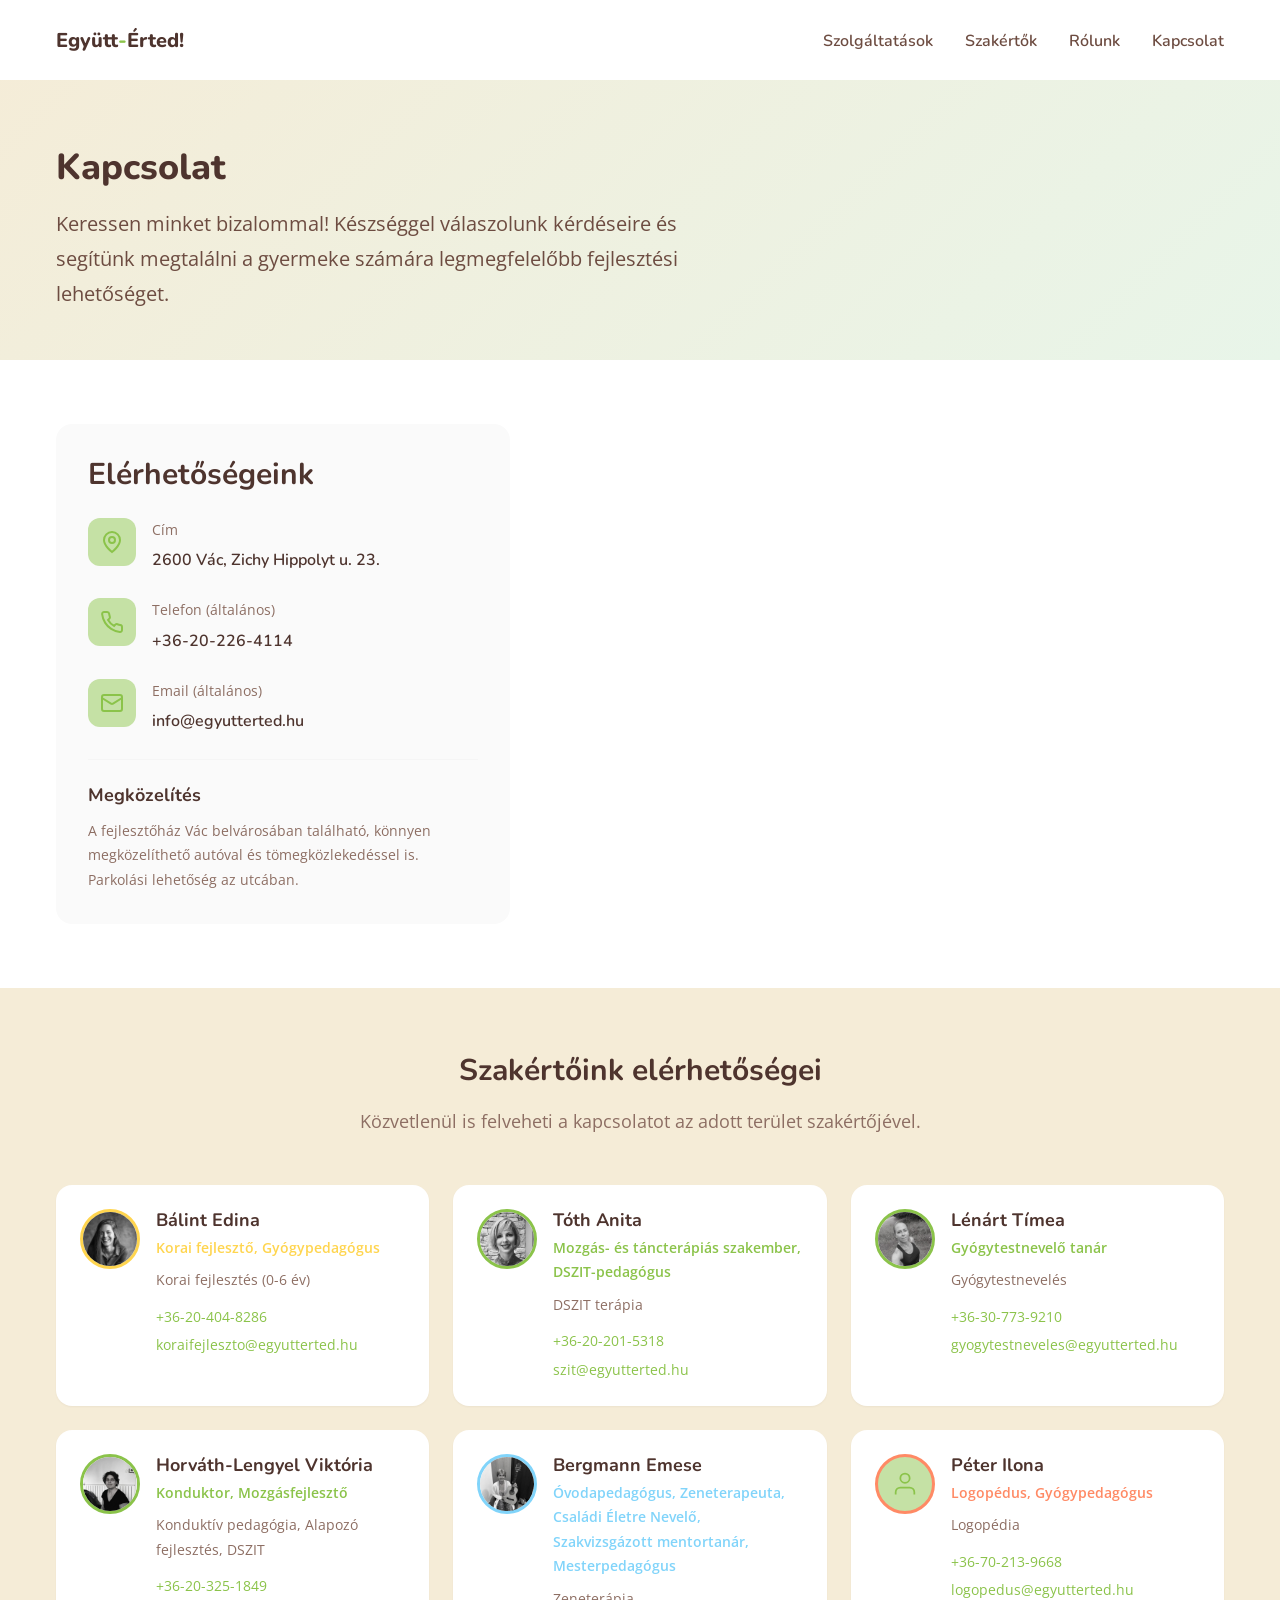
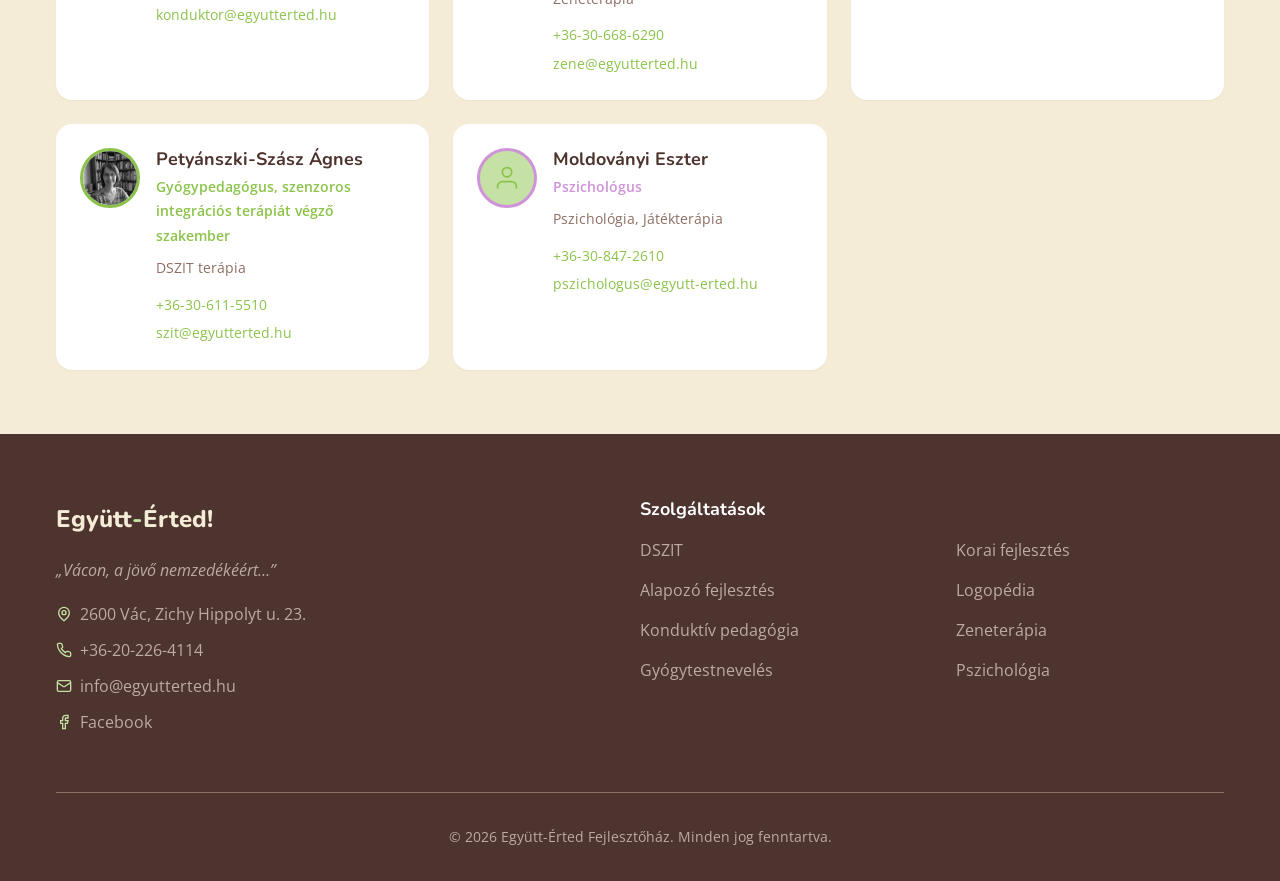
<file: kapcsolat.html>
<!DOCTYPE html>
<html lang="hu">
<head>
  <meta charset="UTF-8">
  <meta name="viewport" content="width=device-width, initial-scale=1.0">
  <meta name="description" content="Együtt-Érted Fejlesztőház kapcsolat - 2600 Vác, Zichy Hippolyt u. 23. Telefon: +36-20-226-4114">
  <title>Kapcsolat | Együtt-Érted Fejlesztőház</title>
  <link rel="stylesheet" href="css/style.css">
  <link rel="icon" type="image/svg+xml" href="favicon.svg">
</head>
<body>
  <a href="#main" class="sr-only">Ugrás a tartalomhoz</a>

  <nav class="nav" id="nav">
    <div class="nav-container">
      <a href="index.html" class="nav-logo">
        <span class="nav-logo-text">Együtt<span>-</span>Érted!</span>
      </a>
      <ul class="nav-menu" id="nav-menu">
        <li><a href="index.html#szolgaltatasok" class="nav-link">Szolgáltatások</a></li>
        <li><a href="index.html#szakertok" class="nav-link">Szakértők</a></li>
        <li><a href="rolunk.html" class="nav-link">Rólunk</a></li>
        <li><a href="kapcsolat.html" class="nav-link">Kapcsolat</a></li>
      </ul>
      <button class="nav-toggle" id="nav-toggle" aria-label="Menü megnyitása">
        <span></span><span></span><span></span>
      </button>
    </div>
  </nav>

  <main id="main">
    <section class="hero" style="min-height: 40vh; padding-bottom: var(--space-8);">
      <div class="container">
        <div style="max-width: 700px;">
          <h1 class="hero-title" style="font-size: var(--text-4xl);">Kapcsolat</h1>
          <p class="hero-description" style="font-size: var(--text-xl); margin-top: var(--space-4);">
            Keressen minket bizalommal! Készséggel válaszolunk kérdéseire és segítünk
            megtalálni a gyermeke számára legmegfelelőbb fejlesztési lehetőséget.
          </p>
        </div>
      </div>
    </section>

    <!-- General Contact Info -->
    <section class="section bg-white" id="elerhetosegek">
      <div class="container">
        <div class="contact-grid">
          <div class="contact-info">
            <h2 style="margin-bottom: var(--space-6);">Elérhetőségeink</h2>

            <div class="contact-item">
              <div class="contact-icon">
                <svg xmlns="http://www.w3.org/2000/svg" viewBox="0 0 24 24" fill="none" stroke="currentColor" stroke-width="2"><path d="M20 10c0 6-8 12-8 12s-8-6-8-12a8 8 0 0 1 16 0Z"/><circle cx="12" cy="10" r="3"/></svg>
              </div>
              <div>
                <p class="contact-label">Cím</p>
                <p class="contact-value">2600 Vác, Zichy Hippolyt u. 23.</p>
              </div>
            </div>

            <div class="contact-item">
              <div class="contact-icon">
                <svg xmlns="http://www.w3.org/2000/svg" viewBox="0 0 24 24" fill="none" stroke="currentColor" stroke-width="2"><path d="M22 16.92v3a2 2 0 0 1-2.18 2 19.79 19.79 0 0 1-8.63-3.07 19.5 19.5 0 0 1-6-6 19.79 19.79 0 0 1-3.07-8.67A2 2 0 0 1 4.11 2h3a2 2 0 0 1 2 1.72 12.84 12.84 0 0 0 .7 2.81 2 2 0 0 1-.45 2.11L8.09 9.91a16 16 0 0 0 6 6l1.27-1.27a2 2 0 0 1 2.11-.45 12.84 12.84 0 0 0 2.81.7A2 2 0 0 1 22 16.92z"/></svg>
              </div>
              <div>
                <p class="contact-label">Telefon (általános)</p>
                <p class="contact-value"><a href="tel:+36202264114">+36-20-226-4114</a></p>
              </div>
            </div>

            <div class="contact-item">
              <div class="contact-icon">
                <svg xmlns="http://www.w3.org/2000/svg" viewBox="0 0 24 24" fill="none" stroke="currentColor" stroke-width="2"><rect width="20" height="16" x="2" y="4" rx="2"/><path d="m22 7-8.97 5.7a1.94 1.94 0 0 1-2.06 0L2 7"/></svg>
              </div>
              <div>
                <p class="contact-label">Email (általános)</p>
                <p class="contact-value"><a href="mailto:info@egyutterted.hu">info@egyutterted.hu</a></p>
              </div>
            </div>

            <div style="margin-top: var(--space-6); padding-top: var(--space-6); border-top: 1px solid var(--color-light-gray);">
              <h3 style="font-size: var(--text-lg); margin-bottom: var(--space-3);">Megközelítés</h3>
              <p style="font-size: var(--text-sm); color: var(--color-text-light);">
                A fejlesztőház Vác belvárosában található, könnyen megközelíthető autóval
                és tömegközlekedéssel is. Parkolási lehetőség az utcában.
              </p>
            </div>
          </div>

          <div class="contact-map">
            <iframe
              src="https://www.google.com/maps/embed?pb=!1m18!1m12!1m3!1d2686.5!2d19.1285665!3d47.7786597!2m3!1f0!2f0!3f0!3m2!1i1024!2i768!4f13.1!3m3!1m2!1s0x47402aec4d5baab5%3A0x4eeaf5f6ae50eb9!2sEgy%C3%BCtt%20-%20%C3%89rted%20Fejleszt%C5%91h%C3%A1z!5e0!3m2!1shu!2shu!4v1707400000000"
              allowfullscreen=""
              loading="lazy"
              referrerpolicy="no-referrer-when-downgrade"
              title="Együtt-Érted Fejlesztőház térkép">
            </iframe>
          </div>
        </div>
      </div>
    </section>

    <!-- Specialists Contact List -->
    <section class="section bg-cream">
      <div class="container">
        <div class="section-header">
          <h2>Szakértőink elérhetőségei</h2>
          <p>Közvetlenül is felveheti a kapcsolatot az adott terület szakértőjével.</p>
        </div>

        <div style="display: grid; grid-template-columns: repeat(auto-fit, minmax(350px, 1fr)); gap: var(--space-6);">

          <!-- Bálint Edina -->
          <div style="background: var(--color-white); border-radius: var(--radius-xl); padding: var(--space-6); box-shadow: var(--shadow-sm);">
            <div style="display: flex; gap: var(--space-4); align-items: flex-start;">
              <div style="width: 60px; height: 60px; border-radius: 50%; overflow: hidden; flex-shrink: 0; border: 3px solid var(--color-early-dev);">
                <img src="assets/images/specialists/balint-edina.jpg" alt="Bálint Edina" style="width: 100%; height: 100%; object-fit: cover;" >
              </div>
              <div style="flex: 1;">
                <h3 style="font-size: var(--text-lg); margin-bottom: var(--space-1);">Bálint Edina</h3>
                <p style="color: var(--color-early-dev); font-weight: 600; font-size: var(--text-sm); margin-bottom: var(--space-2);">Korai fejlesztő, Gyógypedagógus</p>
                <p style="font-size: var(--text-sm); color: var(--color-text-light); margin-bottom: var(--space-3);">Korai fejlesztés (0-6 év)</p>
                <div style="display: flex; flex-direction: column; gap: var(--space-1);">
                  <a href="tel:+36204048286" style="font-size: var(--text-sm); color: var(--color-leaf-green);">+36-20-404-8286</a>
                  <a href="mailto:koraifejleszto@egyutterted.hu" style="font-size: var(--text-sm); color: var(--color-leaf-green);">koraifejleszto@egyutterted.hu</a>
                </div>
              </div>
            </div>
          </div>

          <!-- Tóth Anita -->
          <div style="background: var(--color-white); border-radius: var(--radius-xl); padding: var(--space-6); box-shadow: var(--shadow-sm);">
            <div style="display: flex; gap: var(--space-4); align-items: flex-start;">
              <div style="width: 60px; height: 60px; border-radius: 50%; overflow: hidden; flex-shrink: 0; border: 3px solid var(--color-movement);">
                <img src="assets/images/specialists/toth-anita.jpg" alt="Tóth Anita" style="width: 100%; height: 100%; object-fit: cover;" >
              </div>
              <div style="flex: 1;">
                <h3 style="font-size: var(--text-lg); margin-bottom: var(--space-1);">Tóth Anita</h3>
                <p style="color: var(--color-movement); font-weight: 600; font-size: var(--text-sm); margin-bottom: var(--space-2);">Mozgás- és táncterápiás szakember, DSZIT-pedagógus</p>
                <p style="font-size: var(--text-sm); color: var(--color-text-light); margin-bottom: var(--space-3);">DSZIT terápia</p>
                <div style="display: flex; flex-direction: column; gap: var(--space-1);">
                  <a href="tel:+36202015318" style="font-size: var(--text-sm); color: var(--color-leaf-green);">+36-20-201-5318</a>
                  <a href="mailto:szit@egyutterted.hu" style="font-size: var(--text-sm); color: var(--color-leaf-green);">szit@egyutterted.hu</a>
                </div>
              </div>
            </div>
          </div>

          <!-- Lénárt Tímea -->
          <div style="background: var(--color-white); border-radius: var(--radius-xl); padding: var(--space-6); box-shadow: var(--shadow-sm);">
            <div style="display: flex; gap: var(--space-4); align-items: flex-start;">
              <div style="width: 60px; height: 60px; border-radius: 50%; overflow: hidden; flex-shrink: 0; border: 3px solid var(--color-movement);">
                <img src="assets/images/specialists/lenart-timea.jpg" alt="Lénárt Tímea" style="width: 100%; height: 100%; object-fit: cover;" >
              </div>
              <div style="flex: 1;">
                <h3 style="font-size: var(--text-lg); margin-bottom: var(--space-1);">Lénárt Tímea</h3>
                <p style="color: var(--color-movement); font-weight: 600; font-size: var(--text-sm); margin-bottom: var(--space-2);">Gyógytestnevelő tanár</p>
                <p style="font-size: var(--text-sm); color: var(--color-text-light); margin-bottom: var(--space-3);">Gyógytestnevelés</p>
                <div style="display: flex; flex-direction: column; gap: var(--space-1);">
                  <a href="tel:+36307739210" style="font-size: var(--text-sm); color: var(--color-leaf-green);">+36-30-773-9210</a>
                  <a href="mailto:gyogytestneveles@egyutterted.hu" style="font-size: var(--text-sm); color: var(--color-leaf-green);">gyogytestneveles@egyutterted.hu</a>
                </div>
              </div>
            </div>
          </div>

          <!-- Horváth-Lengyel Viktória -->
          <div style="background: var(--color-white); border-radius: var(--radius-xl); padding: var(--space-6); box-shadow: var(--shadow-sm);">
            <div style="display: flex; gap: var(--space-4); align-items: flex-start;">
              <div style="width: 60px; height: 60px; border-radius: 50%; overflow: hidden; flex-shrink: 0; border: 3px solid var(--color-movement);">
                <img src="assets/images/specialists/horvath-lengyel-viktoria.jpg" alt="Horváth-Lengyel Viktória" style="width: 100%; height: 100%; object-fit: cover;" >
              </div>
              <div style="flex: 1;">
                <h3 style="font-size: var(--text-lg); margin-bottom: var(--space-1);">Horváth-Lengyel Viktória</h3>
                <p style="color: var(--color-movement); font-weight: 600; font-size: var(--text-sm); margin-bottom: var(--space-2);">Konduktor, Mozgásfejlesztő</p>
                <p style="font-size: var(--text-sm); color: var(--color-text-light); margin-bottom: var(--space-3);">Konduktív pedagógia, Alapozó fejlesztés, DSZIT</p>
                <div style="display: flex; flex-direction: column; gap: var(--space-1);">
                  <a href="tel:+36203251849" style="font-size: var(--text-sm); color: var(--color-leaf-green);">+36-20-325-1849</a>
                  <a href="mailto:konduktor@egyutterted.hu" style="font-size: var(--text-sm); color: var(--color-leaf-green);">konduktor@egyutterted.hu</a>
                </div>
              </div>
            </div>
          </div>

          <!-- Bergmann Emese -->
          <div style="background: var(--color-white); border-radius: var(--radius-xl); padding: var(--space-6); box-shadow: var(--shadow-sm);">
            <div style="display: flex; gap: var(--space-4); align-items: flex-start;">
              <div style="width: 60px; height: 60px; border-radius: 50%; overflow: hidden; flex-shrink: 0; border: 3px solid var(--color-music);">
                <img src="assets/images/specialists/bergmann-emese.jpg" alt="Bergmann Emese" style="width: 100%; height: 100%; object-fit: cover;" >
              </div>
              <div style="flex: 1;">
                <h3 style="font-size: var(--text-lg); margin-bottom: var(--space-1);">Bergmann Emese</h3>
                <p style="color: var(--color-music); font-weight: 600; font-size: var(--text-sm); margin-bottom: var(--space-2);">Óvodapedagógus, Zeneterapeuta, Családi Életre Nevelő,<br>Szakvizsgázott mentortanár,<br>Mesterpedagógus</p>
                <p style="font-size: var(--text-sm); color: var(--color-text-light); margin-bottom: var(--space-3);">Zeneterápia</p>
                <div style="display: flex; flex-direction: column; gap: var(--space-1);">
                  <a href="tel:+36306686290" style="font-size: var(--text-sm); color: var(--color-leaf-green);">+36-30-668-6290</a>
                  <a href="mailto:zene@egyutterted.hu" style="font-size: var(--text-sm); color: var(--color-leaf-green);">zene@egyutterted.hu</a>
                </div>
              </div>
            </div>
          </div>

          <!-- Péter Ilona -->
          <div style="background: var(--color-white); border-radius: var(--radius-xl); padding: var(--space-6); box-shadow: var(--shadow-sm);">
            <div style="display: flex; gap: var(--space-4); align-items: flex-start;">
              <div style="width: 60px; height: 60px; border-radius: 50%; flex-shrink: 0; border: 3px solid var(--color-speech); background: var(--color-soft-green); display: flex; align-items: center; justify-content: center;">
                <svg xmlns="http://www.w3.org/2000/svg" viewBox="0 0 24 24" fill="none" stroke="var(--color-leaf-green)" stroke-width="1.5" style="width: 28px; height: 28px;"><path d="M20 21v-2a4 4 0 0 0-4-4H8a4 4 0 0 0-4 4v2"/><circle cx="12" cy="7" r="4"/></svg>
              </div>
              <div style="flex: 1;">
                <h3 style="font-size: var(--text-lg); margin-bottom: var(--space-1);">Péter Ilona</h3>
                <p style="color: var(--color-speech); font-weight: 600; font-size: var(--text-sm); margin-bottom: var(--space-2);">Logopédus, Gyógypedagógus</p>
                <p style="font-size: var(--text-sm); color: var(--color-text-light); margin-bottom: var(--space-3);">Logopédia</p>
                <div style="display: flex; flex-direction: column; gap: var(--space-1);">
                  <a href="tel:+36702139668" style="font-size: var(--text-sm); color: var(--color-leaf-green);">+36-70-213-9668</a>
                  <a href="mailto:logopedus@egyutterted.hu" style="font-size: var(--text-sm); color: var(--color-leaf-green);">logopedus@egyutterted.hu</a>
                </div>
              </div>
            </div>
          </div>

          <!-- Petyánszki-Szász Ágnes -->
          <div style="background: var(--color-white); border-radius: var(--radius-xl); padding: var(--space-6); box-shadow: var(--shadow-sm);">
            <div style="display: flex; gap: var(--space-4); align-items: flex-start;">
              <div style="width: 60px; height: 60px; border-radius: 50%; overflow: hidden; flex-shrink: 0; border: 3px solid var(--color-movement);">
                <img src="assets/images/specialists/szasz-agnes.jpg" alt="Petyánszki-Szász Ágnes" style="width: 100%; height: 100%; object-fit: cover;" >
              </div>
              <div style="flex: 1;">
                <h3 style="font-size: var(--text-lg); margin-bottom: var(--space-1);">Petyánszki-Szász Ágnes</h3>
                <p style="color: var(--color-movement); font-weight: 600; font-size: var(--text-sm); margin-bottom: var(--space-2);">Gyógypedagógus, szenzoros integrációs terápiát végző szakember</p>
                <p style="font-size: var(--text-sm); color: var(--color-text-light); margin-bottom: var(--space-3);">DSZIT terápia</p>
                <div style="display: flex; flex-direction: column; gap: var(--space-1);">
                  <a href="tel:+36306115510" style="font-size: var(--text-sm); color: var(--color-leaf-green);">+36-30-611-5510</a>
                  <a href="mailto:szit@egyutterted.hu" style="font-size: var(--text-sm); color: var(--color-leaf-green);">szit@egyutterted.hu</a>
                </div>
              </div>
            </div>
          </div>

          <!-- Moldoványi Eszter -->
          <div style="background: var(--color-white); border-radius: var(--radius-xl); padding: var(--space-6); box-shadow: var(--shadow-sm);">
            <div style="display: flex; gap: var(--space-4); align-items: flex-start;">
              <div style="width: 60px; height: 60px; border-radius: 50%; flex-shrink: 0; border: 3px solid var(--color-psychology); background: var(--color-soft-green); display: flex; align-items: center; justify-content: center;">
                <svg xmlns="http://www.w3.org/2000/svg" viewBox="0 0 24 24" fill="none" stroke="var(--color-leaf-green)" stroke-width="1.5" style="width: 28px; height: 28px;"><path d="M20 21v-2a4 4 0 0 0-4-4H8a4 4 0 0 0-4 4v2"/><circle cx="12" cy="7" r="4"/></svg>
              </div>
              <div style="flex: 1;">
                <h3 style="font-size: var(--text-lg); margin-bottom: var(--space-1);">Moldoványi Eszter</h3>
                <p style="color: var(--color-psychology); font-weight: 600; font-size: var(--text-sm); margin-bottom: var(--space-2);">Pszichológus</p>
                <p style="font-size: var(--text-sm); color: var(--color-text-light); margin-bottom: var(--space-3);">Pszichológia, Játékterápia</p>
                <div style="display: flex; flex-direction: column; gap: var(--space-1);">
                  <a href="tel:+36308472610" style="font-size: var(--text-sm); color: var(--color-leaf-green);">+36-30-847-2610</a>
                  <a href="mailto:pszichologus@egyutt-erted.hu" style="font-size: var(--text-sm); color: var(--color-leaf-green);">pszichologus@egyutt-erted.hu</a>
                </div>
              </div>
            </div>
          </div>

        </div>
      </div>
    </section>
  </main>

  <footer class="footer">
    <div class="container">
      <div class="footer-grid">
        <div class="footer-brand">
          <div class="footer-logo">Együtt<span>-</span>Érted!</div>
          <p class="footer-tagline">„Vácon, a jövő nemzedékéért…”</p>
          <div class="footer-contact-item">
            <svg xmlns="http://www.w3.org/2000/svg" viewBox="0 0 24 24" fill="none" stroke="currentColor" stroke-width="2"><path d="M20 10c0 6-8 12-8 12s-8-6-8-12a8 8 0 0 1 16 0Z"/><circle cx="12" cy="10" r="3"/></svg>
            <a href="https://maps.google.com/?q=2600+Vác,+Zichy+Hippolyt+u.+23." target="_blank" rel="noopener">2600 Vác, Zichy Hippolyt u. 23.</a>
          </div>
          <div class="footer-contact-item">
            <svg xmlns="http://www.w3.org/2000/svg" viewBox="0 0 24 24" fill="none" stroke="currentColor" stroke-width="2"><path d="M22 16.92v3a2 2 0 0 1-2.18 2 19.79 19.79 0 0 1-8.63-3.07 19.5 19.5 0 0 1-6-6 19.79 19.79 0 0 1-3.07-8.67A2 2 0 0 1 4.11 2h3a2 2 0 0 1 2 1.72 12.84 12.84 0 0 0 .7 2.81 2 2 0 0 1-.45 2.11L8.09 9.91a16 16 0 0 0 6 6l1.27-1.27a2 2 0 0 1 2.11-.45 12.84 12.84 0 0 0 2.81.7A2 2 0 0 1 22 16.92z"/></svg>
            <a href="tel:+36202264114">+36-20-226-4114</a>
          </div>
          <div class="footer-contact-item">
            <svg xmlns="http://www.w3.org/2000/svg" viewBox="0 0 24 24" fill="none" stroke="currentColor" stroke-width="2"><rect width="20" height="16" x="2" y="4" rx="2"/><path d="m22 7-8.97 5.7a1.94 1.94 0 0 1-2.06 0L2 7"/></svg>
            <a href="mailto:info@egyutterted.hu">info@egyutterted.hu</a>
          </div>
          <div class="footer-contact-item">
            <svg xmlns="http://www.w3.org/2000/svg" viewBox="0 0 24 24" fill="none" stroke="currentColor" stroke-width="2"><path d="M18 2h-3a5 5 0 0 0-5 5v3H7v4h3v8h4v-8h3l1-4h-4V7a1 1 0 0 1 1-1h3z"/></svg>
            <a href="https://www.facebook.com/egyuttertedvac/" target="_blank" rel="noopener">Facebook</a>
          </div>
        </div>

        <div>
          <h4 class="footer-title">Szolgáltatások</h4>
          <nav class="footer-links">
            <a href="szolgaltatasok/dszit.html">DSZIT</a>
            <a href="szolgaltatasok/alapozo-terapia.html">Alapozó fejlesztés</a>
            <a href="szolgaltatasok/konduktiv-pedagogia.html">Konduktív pedagógia</a>
            <a href="szolgaltatasok/gyogytestneveles.html">Gyógytestnevelés</a>
          </nav>
        </div>

        <div>
          <h4 class="footer-title">&nbsp;</h4>
          <nav class="footer-links">
            <a href="szolgaltatasok/korai-fejlesztes.html">Korai fejlesztés</a>
            <a href="szolgaltatasok/logopedia.html">Logopédia</a>
            <a href="szolgaltatasok/zeneterapia.html">Zeneterápia</a>
            <a href="szolgaltatasok/pszichologia.html">Pszichológia</a>
          </nav>
        </div>
      </div>

      <div class="footer-bottom">
        <p>&copy; 2026 Együtt-Érted Fejlesztőház. Minden jog fenntartva.</p>
      </div>
    </div>
  </footer>

  <script src="js/main.js"></script>
</body>
</html>
</file>
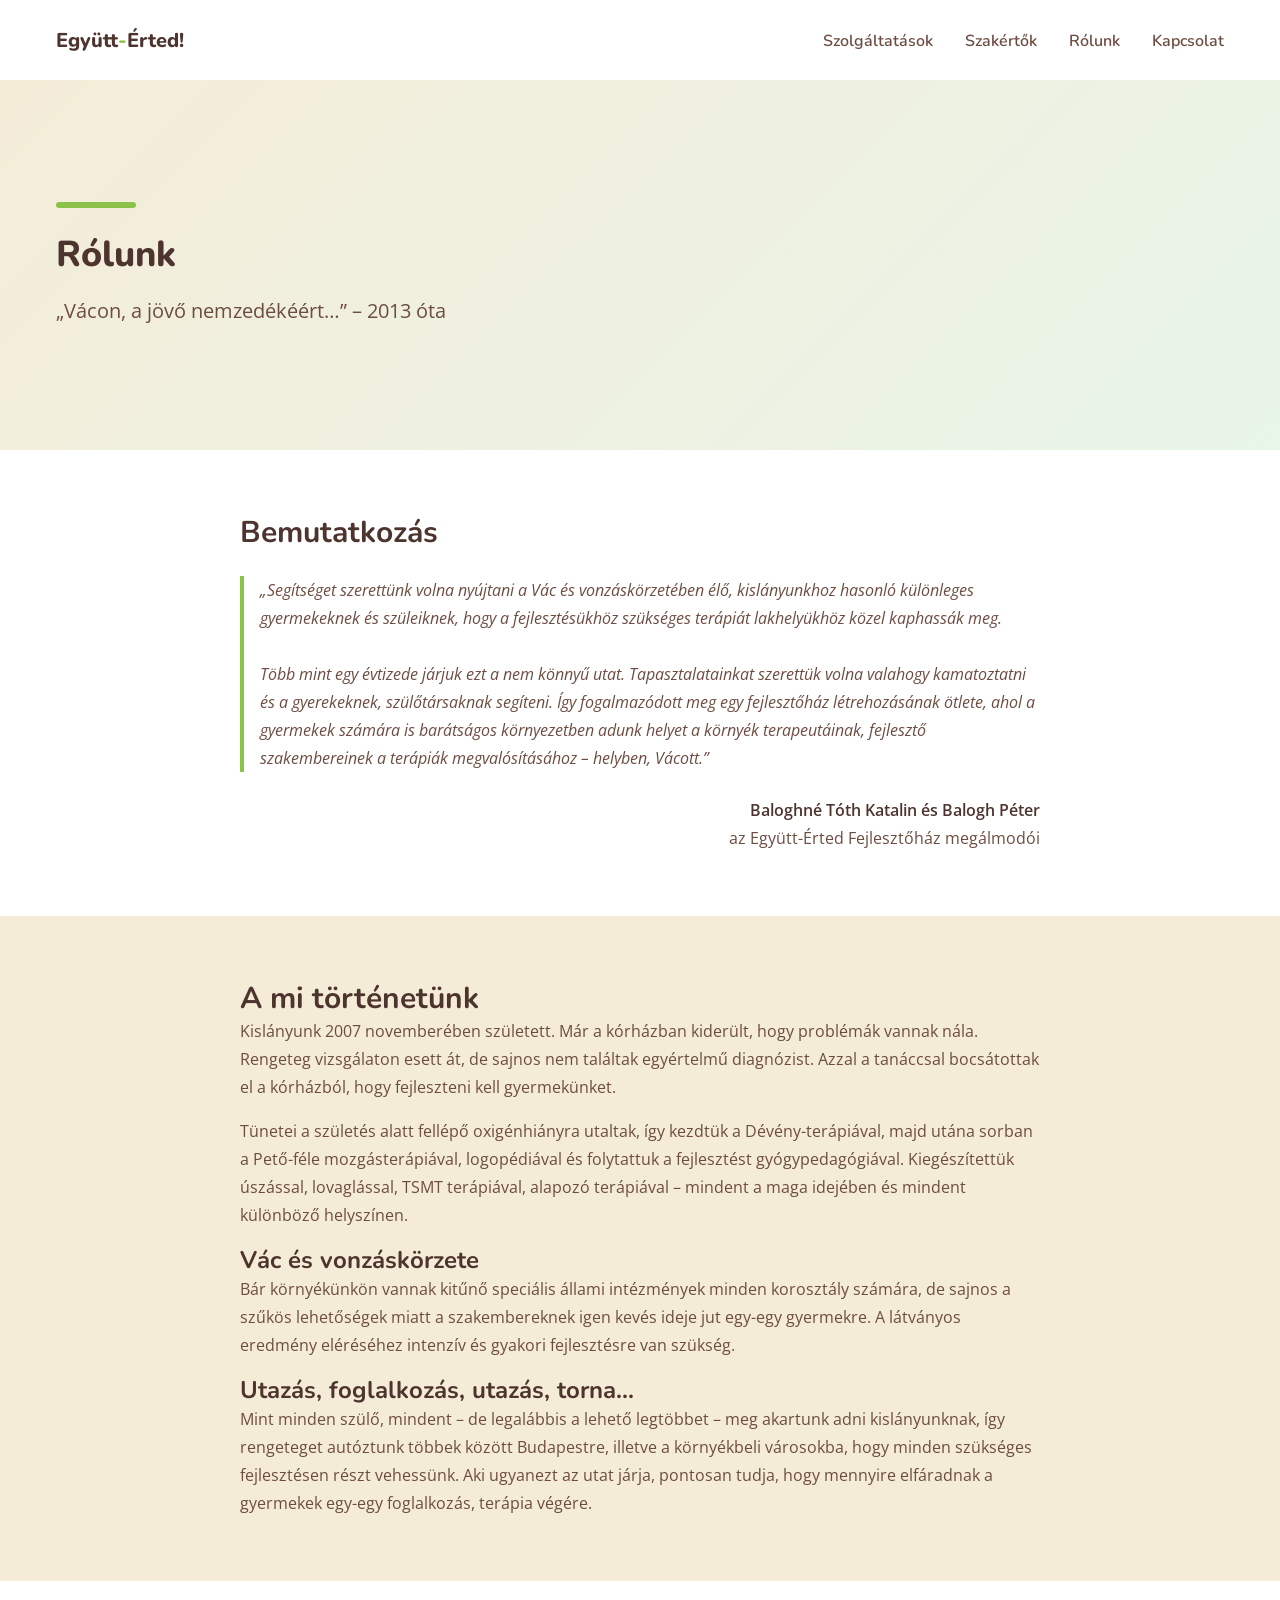
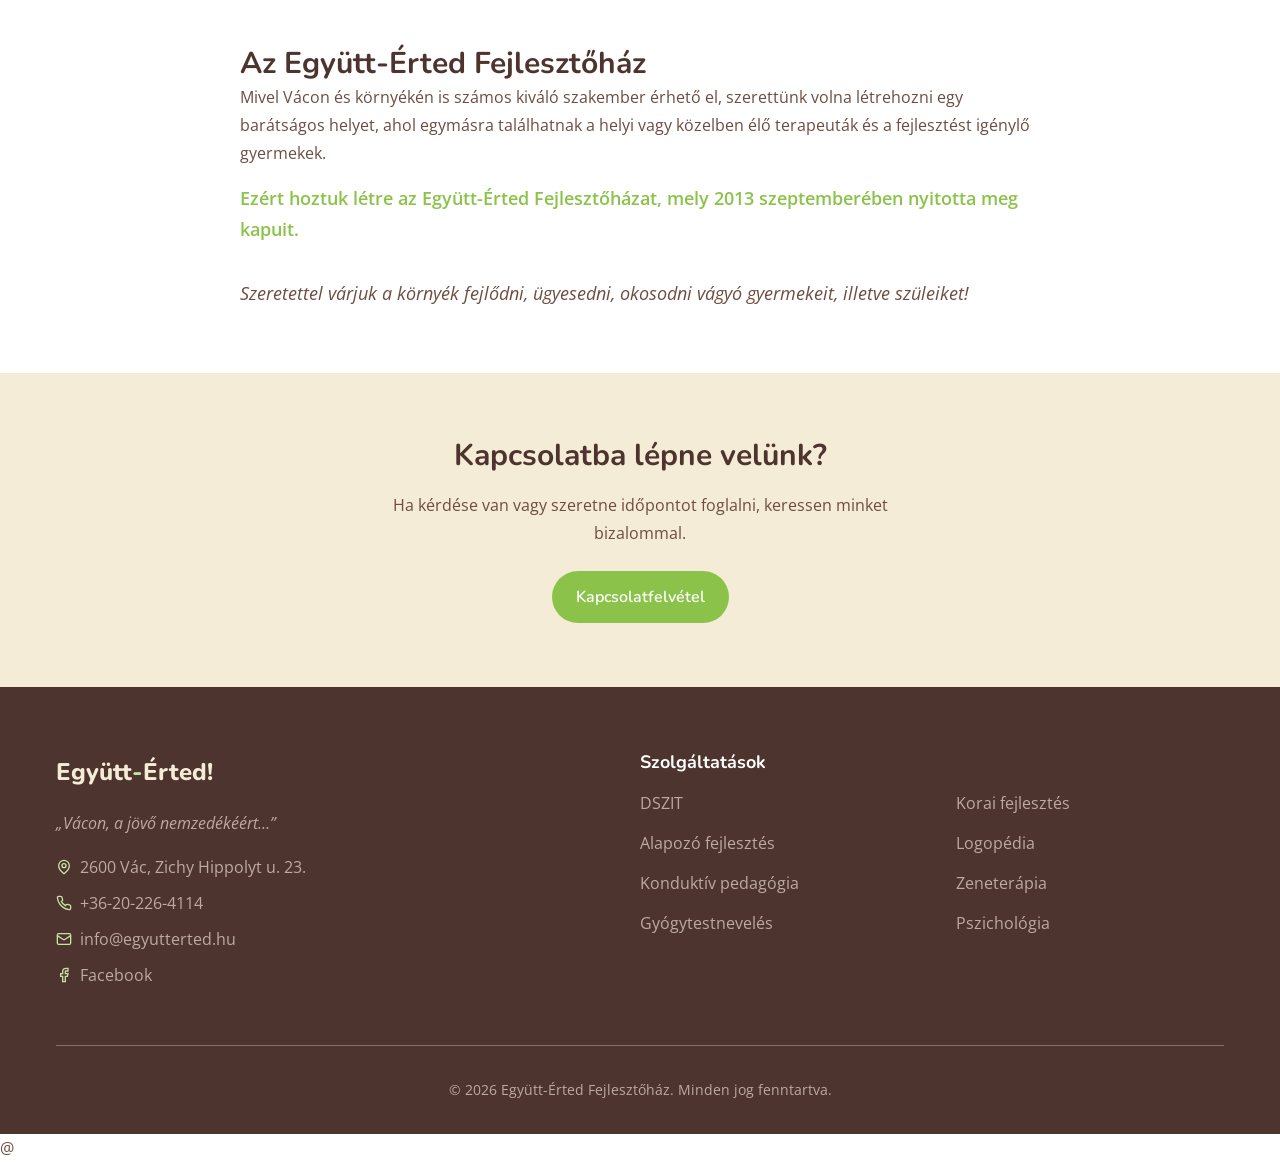
<file: rolunk.html>
<!DOCTYPE html>
<html lang="hu">
<head>
  <meta charset="UTF-8">
  <meta name="viewport" content="width=device-width, initial-scale=1.0">
  <meta name="description" content="Az Együtt-Érted Fejlesztőház története - 2013 óta segítjük Vác és környékének különleges gyermekeit és családjaikat.">
  <title>Rólunk | Együtt-Érted Fejlesztőház</title>
  <link rel="stylesheet" href="css/style.css">
  <link rel="icon" type="image/svg+xml" href="favicon.svg">
</head>
<body>
  <a href="#main" class="sr-only">Ugrás a tartalomhoz</a>

  <nav class="nav" id="nav">
    <div class="nav-container">
      <a href="index.html" class="nav-logo">
        <span class="nav-logo-text">Együtt<span>-</span>Érted!</span>
      </a>
      <ul class="nav-menu" id="nav-menu">
        <li><a href="index.html#szolgaltatasok" class="nav-link">Szolgáltatások</a></li>
        <li><a href="index.html#szakertok" class="nav-link">Szakértők</a></li>
        <li><a href="rolunk.html" class="nav-link">Rólunk</a></li>
        <li><a href="index.html#kapcsolat" class="nav-link">Kapcsolat</a></li>
      </ul>
      <button class="nav-toggle" id="nav-toggle" aria-label="Menü megnyitása">
        <span></span><span></span><span></span>
      </button>
    </div>
  </nav>

  <main id="main">
    <section class="hero" style="min-height: 50vh; padding-bottom: var(--space-12);">
      <div class="container">
        <div style="max-width: 800px;">
          <div style="display: inline-block; height: 6px; width: 80px; background: var(--color-leaf-green); border-radius: 3px; margin-bottom: var(--space-4);"></div>
          <h1 class="hero-title" style="font-size: var(--text-4xl);">Rólunk</h1>
          <p class="hero-description" style="font-size: var(--text-xl); margin-top: var(--space-4);">
            „Vácon, a jövő nemzedékéért…” – 2013 óta
          </p>
        </div>
      </div>
    </section>

    <section class="section bg-white">
      <div class="container">
        <div style="max-width: 800px; margin: 0 auto;">
          <h2>Bemutatkozás</h2>
          <blockquote style="border-left: 4px solid var(--color-leaf-green); padding-left: var(--space-4); margin: var(--space-6) 0; font-style: italic; color: var(--color-text-medium);">
            „Segítséget szerettünk volna nyújtani a Vác és vonzáskörzetében élő, kislányunkhoz hasonló
            különleges gyermekeknek és szüleiknek, hogy a fejlesztésükhöz szükséges terápiát
            lakhelyükhöz közel kaphassák meg.
            <br><br>
            Több mint egy évtizede járjuk ezt a nem könnyű utat. Tapasztalatainkat szerettük volna
            valahogy kamatoztatni és a gyerekeknek, szülőtársaknak segíteni. Így fogalmazódott meg egy
            fejlesztőház létrehozásának ötlete, ahol a gyermekek számára is barátságos környezetben adunk
            helyet a környék terapeutáinak, fejlesztő szakembereinek a terápiák megvalósításához – helyben, Vácott.”
          </blockquote>
          <p style="text-align: right; font-weight: 600; color: var(--color-text-dark);">
            Baloghné Tóth Katalin és Balogh Péter<br>
            <span style="font-weight: 400; color: var(--color-text-medium);">az Együtt-Érted Fejlesztőház megálmodói</span>
          </p>
        </div>
      </div>
    </section>

    <section class="section bg-cream">
      <div class="container">
        <div style="max-width: 800px; margin: 0 auto;">
          <h2>A mi történetünk</h2>
          <p>
            Kislányunk 2007 novemberében született. Már a kórházban kiderült, hogy problémák vannak nála.
            Rengeteg vizsgálaton esett át, de sajnos nem találtak egyértelmű diagnózist. Azzal a tanáccsal
            bocsátottak el a kórházból, hogy fejleszteni kell gyermekünket.
          </p>
          <p>
            Tünetei a születés alatt fellépő oxigénhiányra utaltak, így kezdtük a Dévény-terápiával, majd
            utána sorban a Pető-féle mozgásterápiával, logopédiával és folytattuk a fejlesztést gyógypedagógiával.
            Kiegészítettük úszással, lovaglással, TSMT terápiával,
            alapozó terápiával – mindent a maga idejében és mindent különböző helyszínen.
          </p>

          <h3>Vác és vonzáskörzete</h3>
          <p>
            Bár környékünkön vannak kitűnő speciális állami intézmények minden korosztály számára, de sajnos
            a szűkös lehetőségek miatt a szakembereknek igen kevés ideje jut egy-egy gyermekre. A látványos
            eredmény eléréséhez intenzív és gyakori fejlesztésre van szükség.
          </p>

          <h3>Utazás, foglalkozás, utazás, torna...</h3>
          <p>
            Mint minden szülő, mindent – de legalábbis a lehető legtöbbet – meg akartunk adni kislányunknak,
            így rengeteget autóztunk többek között Budapestre, illetve a környékbeli városokba, hogy minden
            szükséges fejlesztésen részt vehessünk. Aki ugyanezt az utat járja, pontosan tudja, hogy mennyire
            elfáradnak a gyermekek egy-egy foglalkozás, terápia végére.
          </p>
        </div>
      </div>
    </section>

    <section class="section bg-white">
      <div class="container">
        <div style="max-width: 800px; margin: 0 auto;">
          <h2>Az Együtt-Érted Fejlesztőház</h2>
          <p>
            Mivel Vácon és környékén is számos kiváló szakember érhető el, szerettünk
            volna létrehozni egy barátságos helyet, ahol egymásra találhatnak a helyi vagy közelben élő
            terapeuták és a fejlesztést igénylő gyermekek.
          </p>
          <p style="font-size: var(--text-lg); font-weight: 600; color: var(--color-leaf-green);">
            Ezért hoztuk létre az Együtt-Érted Fejlesztőházat, mely 2013 szeptemberében nyitotta meg kapuit.
          </p>
          <p style="font-size: var(--text-lg); font-style: italic; margin-top: var(--space-8);">
            Szeretettel várjuk a környék fejlődni, ügyesedni, okosodni vágyó gyermekeit, illetve szüleiket!
          </p>
        </div>
      </div>
    </section>

    <section class="section bg-cream">
      <div class="container text-center">
        <h2 style="margin-bottom: var(--space-4);">Kapcsolatba lépne velünk?</h2>
        <p style="max-width: 500px; margin: 0 auto var(--space-6);">
          Ha kérdése van vagy szeretne időpontot foglalni, keressen minket bizalommal.
        </p>
        <a href="index.html#kapcsolat" class="btn btn-primary">Kapcsolatfelvétel</a>
      </div>
    </section>
  </main>

  <footer class="footer">
    <div class="container">
      <div class="footer-grid">
        <div class="footer-brand">
          <div class="footer-logo">Együtt<span>-</span>Érted!</div>
          <p class="footer-tagline">„Vácon, a jövő nemzedékéért…”</p>
          <div class="footer-contact-item">
            <svg xmlns="http://www.w3.org/2000/svg" viewBox="0 0 24 24" fill="none" stroke="currentColor" stroke-width="2"><path d="M20 10c0 6-8 12-8 12s-8-6-8-12a8 8 0 0 1 16 0Z"/><circle cx="12" cy="10" r="3"/></svg>
            <a href="https://maps.google.com/?q=2600+Vác,+Zichy+Hippolyt+u.+23." target="_blank" rel="noopener">2600 Vác, Zichy Hippolyt u. 23.</a>
          </div>
          <div class="footer-contact-item">
            <svg xmlns="http://www.w3.org/2000/svg" viewBox="0 0 24 24" fill="none" stroke="currentColor" stroke-width="2"><path d="M22 16.92v3a2 2 0 0 1-2.18 2 19.79 19.79 0 0 1-8.63-3.07 19.5 19.5 0 0 1-6-6 19.79 19.79 0 0 1-3.07-8.67A2 2 0 0 1 4.11 2h3a2 2 0 0 1 2 1.72 12.84 12.84 0 0 0 .7 2.81 2 2 0 0 1-.45 2.11L8.09 9.91a16 16 0 0 0 6 6l1.27-1.27a2 2 0 0 1 2.11-.45 12.84 12.84 0 0 0 2.81.7A2 2 0 0 1 22 16.92z"/></svg>
            <a href="tel:+36202264114">+36-20-226-4114</a>
          </div>
          <div class="footer-contact-item">
            <svg xmlns="http://www.w3.org/2000/svg" viewBox="0 0 24 24" fill="none" stroke="currentColor" stroke-width="2"><rect width="20" height="16" x="2" y="4" rx="2"/><path d="m22 7-8.97 5.7a1.94 1.94 0 0 1-2.06 0L2 7"/></svg>
            <a href="mailto:info@egyutterted.hu">info@egyutterted.hu</a>
          </div>
          <div class="footer-contact-item">
            <svg xmlns="http://www.w3.org/2000/svg" viewBox="0 0 24 24" fill="none" stroke="currentColor" stroke-width="2"><path d="M18 2h-3a5 5 0 0 0-5 5v3H7v4h3v8h4v-8h3l1-4h-4V7a1 1 0 0 1 1-1h3z"/></svg>
            <a href="https://www.facebook.com/egyuttertedvac/" target="_blank" rel="noopener">Facebook</a>
          </div>
        </div>
        <div>
          <h4 class="footer-title">Szolgáltatások</h4>
          <nav class="footer-links">
            <a href="szolgaltatasok/dszit.html">DSZIT</a>
            <a href="szolgaltatasok/alapozo-terapia.html">Alapozó fejlesztés</a>
            <a href="szolgaltatasok/konduktiv-pedagogia.html">Konduktív pedagógia</a>
            <a href="szolgaltatasok/gyogytestneveles.html">Gyógytestnevelés</a>
          </nav>
        </div>
        <div>
          <h4 class="footer-title">&nbsp;</h4>
          <nav class="footer-links">
            <a href="szolgaltatasok/korai-fejlesztes.html">Korai fejlesztés</a>
            <a href="szolgaltatasok/logopedia.html">Logopédia</a>
            <a href="szolgaltatasok/zeneterapia.html">Zeneterápia</a>
            <a href="szolgaltatasok/pszichologia.html">Pszichológia</a>
          </nav>
        </div>
      </div>
      <div class="footer-bottom">
        <p>&copy; 2026 Együtt-Érted Fejlesztőház. Minden jog fenntartva.</p>
      </div>
    </div>
  </footer>

  <script src="js/main.js"></script>
</body>
</html>
@
</file>
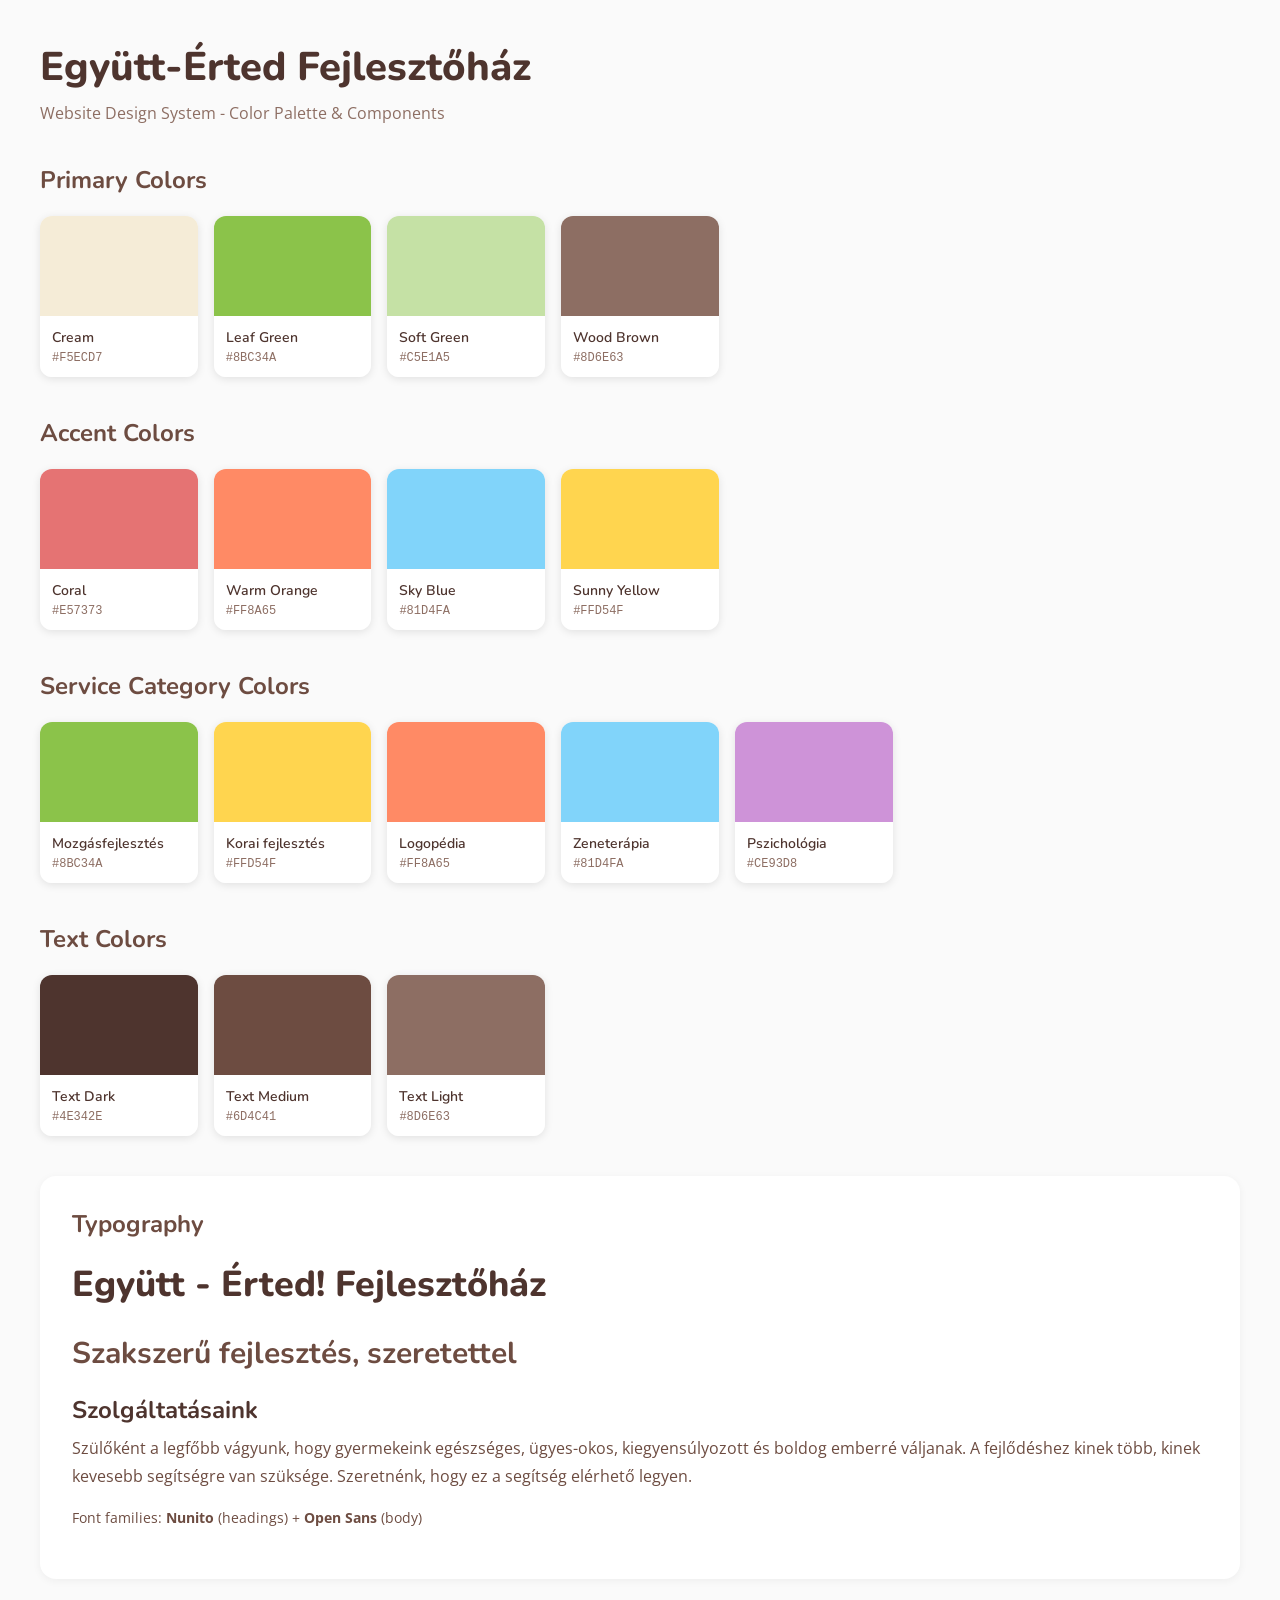
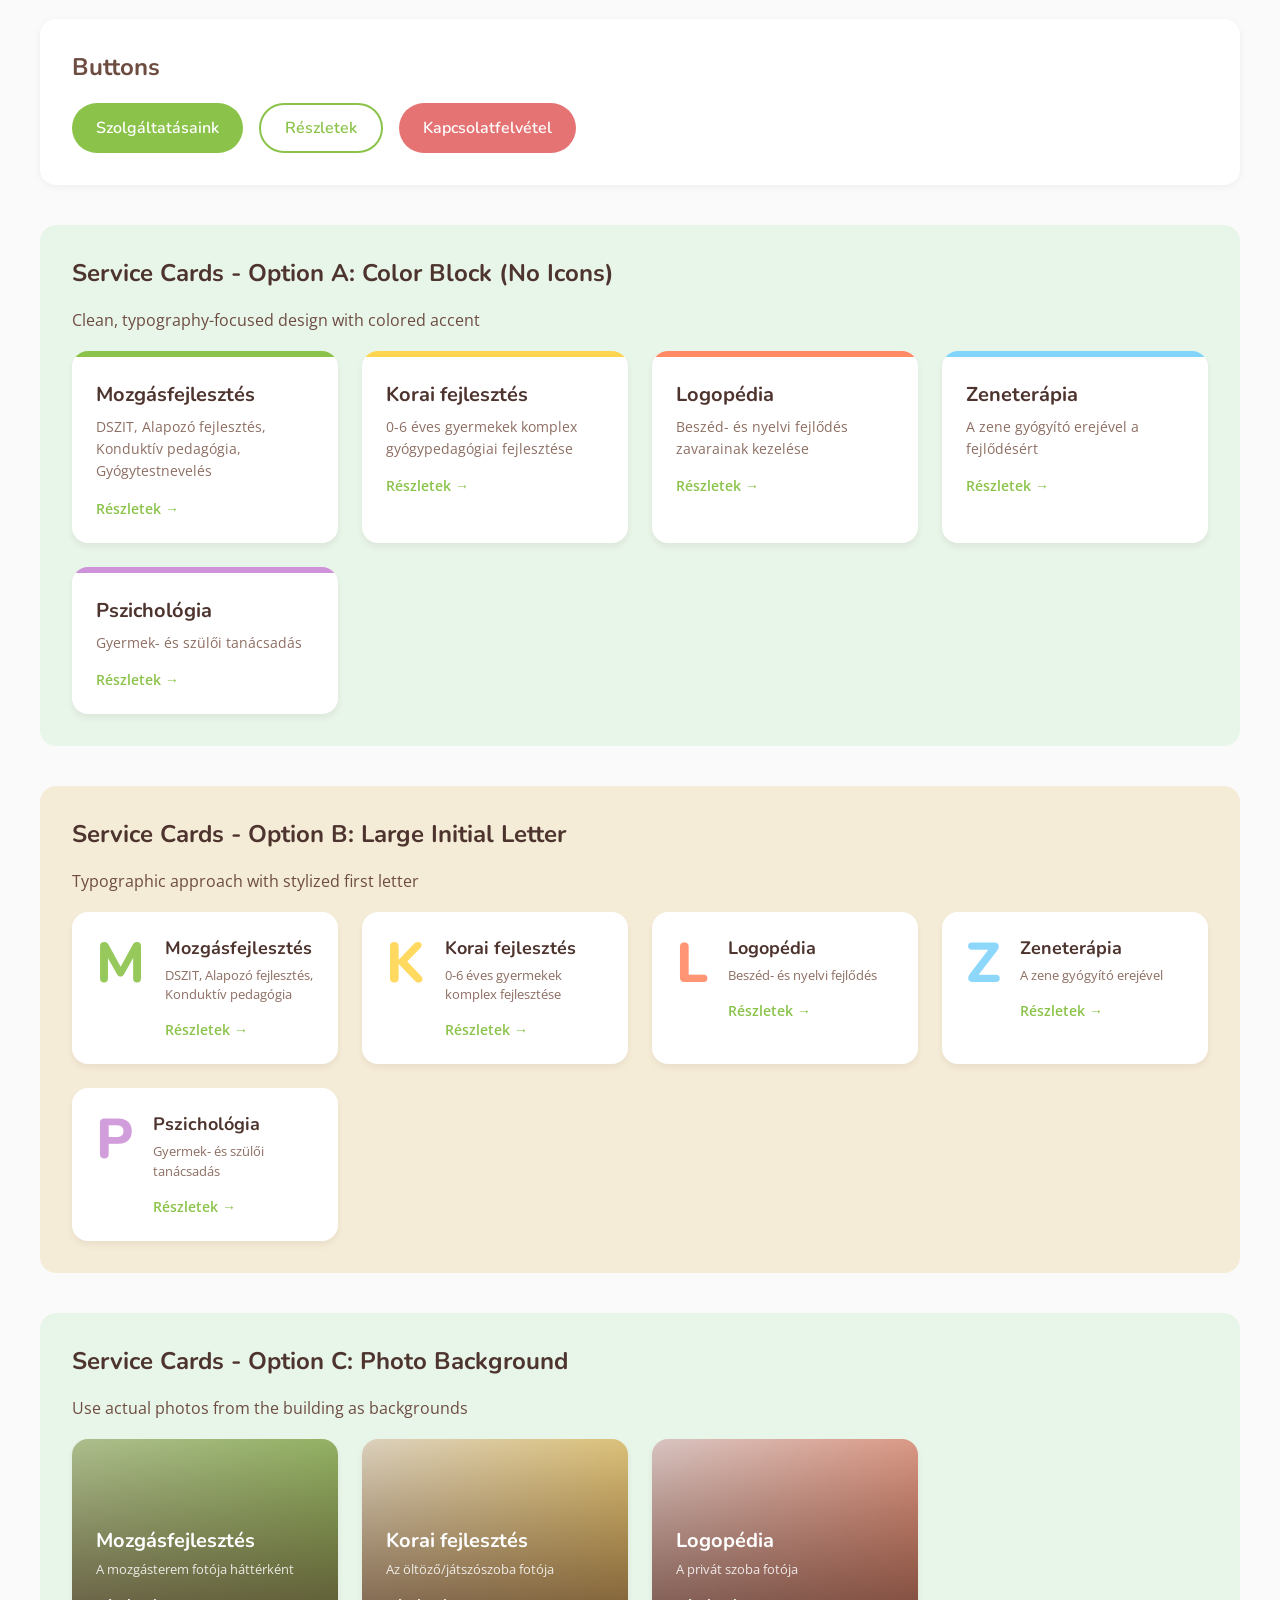
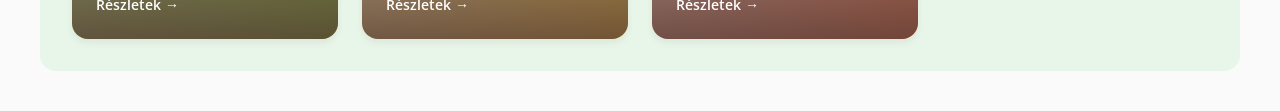
<file: design/color-palette.html>
<!DOCTYPE html>
<html lang="hu">
<head>
  <meta charset="UTF-8">
  <meta name="viewport" content="width=device-width, initial-scale=1.0">
  <title>Együtt-Érted - Color Palette Preview</title>
  <link href="https://fonts.googleapis.com/css2?family=Nunito:wght@400;600;700;800&family=Open+Sans:wght@400;500;600&display=swap" rel="stylesheet">
  <style>
    :root {
      /* Primary Colors */
      --color-cream: #F5ECD7;
      --color-warm-yellow: #F2E8C9;
      --color-leaf-green: #8BC34A;
      --color-soft-green: #C5E1A5;
      --color-pale-green: #E8F5E9;
      --color-wood-brown: #8D6E63;
      --color-light-wood: #BCAAA4;

      /* Accent Colors */
      --color-coral: #E57373;
      --color-warm-orange: #FF8A65;
      --color-sky-blue: #81D4FA;
      --color-soft-blue: #B3E5FC;
      --color-sunny: #FFD54F;

      /* Neutral Colors */
      --color-text-dark: #4E342E;
      --color-text-medium: #6D4C41;
      --color-text-light: #8D6E63;

      /* Service Colors */
      --color-movement: #8BC34A;
      --color-early-dev: #FFD54F;
      --color-speech: #FF8A65;
      --color-music: #81D4FA;
      --color-psychology: #CE93D8;
    }

    * {
      margin: 0;
      padding: 0;
      box-sizing: border-box;
    }

    body {
      font-family: 'Open Sans', sans-serif;
      background: #fafafa;
      padding: 40px;
      color: var(--color-text-dark);
    }

    h1, h2, h3 {
      font-family: 'Nunito', sans-serif;
    }

    h1 {
      font-size: 2.5rem;
      font-weight: 800;
      margin-bottom: 8px;
    }

    h2 {
      font-size: 1.5rem;
      font-weight: 700;
      margin: 40px 0 20px;
      color: var(--color-text-medium);
    }

    .subtitle {
      color: var(--color-text-light);
      margin-bottom: 40px;
    }

    .color-grid {
      display: grid;
      grid-template-columns: repeat(auto-fill, minmax(150px, 1fr));
      gap: 16px;
      margin-bottom: 20px;
    }

    .color-swatch {
      border-radius: 12px;
      overflow: hidden;
      box-shadow: 0 2px 8px rgba(0,0,0,0.1);
    }

    .color-preview {
      height: 100px;
    }

    .color-info {
      background: white;
      padding: 12px;
    }

    .color-name {
      font-family: 'Nunito', sans-serif;
      font-weight: 600;
      font-size: 0.875rem;
      margin-bottom: 4px;
    }

    .color-hex {
      font-family: monospace;
      font-size: 0.75rem;
      color: var(--color-text-light);
    }

    /* Typography Preview */
    .typography-section {
      background: white;
      padding: 32px;
      border-radius: 16px;
      margin-top: 40px;
      box-shadow: 0 2px 8px rgba(0,0,0,0.05);
    }

    .type-sample h1 { font-size: 2.25rem; margin-bottom: 16px; }
    .type-sample h2 { font-size: 1.875rem; margin: 24px 0 12px; }
    .type-sample h3 { font-size: 1.5rem; margin: 20px 0 8px; }
    .type-sample p { line-height: 1.75; margin-bottom: 16px; color: var(--color-text-medium); }

    /* Button Preview */
    .button-section {
      background: white;
      padding: 32px;
      border-radius: 16px;
      margin-top: 40px;
      box-shadow: 0 2px 8px rgba(0,0,0,0.05);
    }

    .button-row {
      display: flex;
      gap: 16px;
      flex-wrap: wrap;
      margin-top: 20px;
    }

    .btn {
      padding: 12px 24px;
      border-radius: 9999px;
      font-family: 'Nunito', sans-serif;
      font-weight: 600;
      font-size: 1rem;
      border: none;
      cursor: pointer;
      transition: all 0.2s ease;
    }

    .btn:hover {
      transform: translateY(-2px);
      box-shadow: 0 4px 12px rgba(0,0,0,0.15);
    }

    .btn-primary {
      background: var(--color-leaf-green);
      color: white;
    }

    .btn-secondary {
      background: transparent;
      color: var(--color-leaf-green);
      border: 2px solid var(--color-leaf-green);
    }

    .btn-cta {
      background: var(--color-coral);
      color: white;
    }

    /* Card Preview */
    .card-section {
      background: var(--color-pale-green);
      padding: 32px;
      border-radius: 16px;
      margin-top: 40px;
    }

    .card-grid {
      display: grid;
      grid-template-columns: repeat(auto-fill, minmax(250px, 1fr));
      gap: 24px;
      margin-top: 20px;
    }

    .card {
      background: white;
      border-radius: 16px;
      padding: 24px;
      box-shadow: 0 4px 6px rgba(78, 52, 46, 0.07);
      transition: all 0.2s ease;
    }

    .card:hover {
      transform: translateY(-4px);
      box-shadow: 0 10px 15px rgba(78, 52, 46, 0.1);
    }

    .card-icon {
      width: 48px;
      height: 48px;
      border-radius: 12px;
      display: flex;
      align-items: center;
      justify-content: center;
      font-size: 24px;
      margin-bottom: 16px;
    }

    .card h3 {
      font-size: 1.25rem;
      margin-bottom: 8px;
    }

    .card p {
      font-size: 0.875rem;
      color: var(--color-text-light);
      line-height: 1.6;
    }

    .card-link {
      display: inline-flex;
      align-items: center;
      gap: 4px;
      margin-top: 16px;
      color: var(--color-leaf-green);
      font-weight: 600;
      text-decoration: none;
      font-size: 0.875rem;
    }

    /* Service colors on cards */
    .card.movement .card-icon { background: var(--color-pale-green); }
    .card.speech .card-icon { background: #FBE9E7; }
    .card.music .card-icon { background: #E1F5FE; }
    .card.psychology .card-icon { background: #F3E5F5; }
    .card.early .card-icon { background: #FFF8E1; }

    /* Card V2 - Color Block with accent */
    .card-v2 {
      background: white;
      border-radius: 16px;
      overflow: hidden;
      box-shadow: 0 4px 6px rgba(78, 52, 46, 0.07);
      transition: all 0.2s ease;
    }

    .card-v2:hover {
      transform: translateY(-4px);
      box-shadow: 0 10px 15px rgba(78, 52, 46, 0.1);
    }

    .card-v2-accent {
      height: 6px;
    }

    .card-v2.movement .card-v2-accent { background: var(--color-movement); }
    .card-v2.early .card-v2-accent { background: var(--color-early-dev); }
    .card-v2.speech .card-v2-accent { background: var(--color-speech); }
    .card-v2.music .card-v2-accent { background: var(--color-music); }
    .card-v2.psychology .card-v2-accent { background: var(--color-psychology); }

    .card-v2-content {
      padding: 24px;
    }

    .card-v2-content h3 {
      font-size: 1.25rem;
      margin-bottom: 8px;
      color: var(--color-text-dark);
    }

    .card-v2-content p {
      font-size: 0.875rem;
      color: var(--color-text-light);
      line-height: 1.6;
      margin-bottom: 0;
    }

    /* Card V3 - Large Initial Letter */
    .card-v3 {
      background: white;
      border-radius: 16px;
      padding: 24px;
      box-shadow: 0 4px 6px rgba(78, 52, 46, 0.07);
      transition: all 0.2s ease;
      display: flex;
      gap: 20px;
      align-items: flex-start;
    }

    .card-v3:hover {
      transform: translateY(-4px);
      box-shadow: 0 10px 15px rgba(78, 52, 46, 0.1);
    }

    .card-v3-letter {
      font-family: 'Nunito', sans-serif;
      font-size: 3.5rem;
      font-weight: 800;
      line-height: 1;
      opacity: 0.9;
    }

    .card-v3.movement .card-v3-letter { color: var(--color-movement); }
    .card-v3.early .card-v3-letter { color: var(--color-early-dev); }
    .card-v3.speech .card-v3-letter { color: var(--color-speech); }
    .card-v3.music .card-v3-letter { color: var(--color-music); }
    .card-v3.psychology .card-v3-letter { color: var(--color-psychology); }

    .card-v3-content h3 {
      font-size: 1.125rem;
      margin-bottom: 6px;
      color: var(--color-text-dark);
    }

    .card-v3-content p {
      font-size: 0.8rem;
      color: var(--color-text-light);
      line-height: 1.5;
      margin-bottom: 0;
    }

    /* Card V4 - Photo Background */
    .card-v4 {
      border-radius: 16px;
      overflow: hidden;
      position: relative;
      min-height: 200px;
      display: flex;
      flex-direction: column;
      justify-content: flex-end;
      box-shadow: 0 4px 6px rgba(78, 52, 46, 0.07);
      transition: all 0.2s ease;
    }

    .card-v4:hover {
      transform: translateY(-4px);
      box-shadow: 0 10px 15px rgba(78, 52, 46, 0.15);
    }

    .card-v4-bg {
      position: absolute;
      inset: 0;
      background-size: cover;
      background-position: center;
    }

    .card-v4-overlay {
      position: absolute;
      inset: 0;
      background: linear-gradient(to top, rgba(78, 52, 46, 0.8) 0%, rgba(78, 52, 46, 0.2) 100%);
    }

    .card-v4-content {
      position: relative;
      padding: 24px;
      color: white;
    }

    .card-v4-content h3 {
      font-size: 1.25rem;
      margin-bottom: 6px;
      color: white;
    }

    .card-v4-content p {
      font-size: 0.8rem;
      color: rgba(255,255,255,0.85);
      line-height: 1.5;
      margin-bottom: 0;
    }
  </style>
</head>
<body>
  <h1>Együtt-Érted Fejlesztőház</h1>
  <p class="subtitle">Website Design System - Color Palette & Components</p>

  <h2>Primary Colors</h2>
  <div class="color-grid">
    <div class="color-swatch">
      <div class="color-preview" style="background: var(--color-cream)"></div>
      <div class="color-info">
        <div class="color-name">Cream</div>
        <div class="color-hex">#F5ECD7</div>
      </div>
    </div>
    <div class="color-swatch">
      <div class="color-preview" style="background: var(--color-leaf-green)"></div>
      <div class="color-info">
        <div class="color-name">Leaf Green</div>
        <div class="color-hex">#8BC34A</div>
      </div>
    </div>
    <div class="color-swatch">
      <div class="color-preview" style="background: var(--color-soft-green)"></div>
      <div class="color-info">
        <div class="color-name">Soft Green</div>
        <div class="color-hex">#C5E1A5</div>
      </div>
    </div>
    <div class="color-swatch">
      <div class="color-preview" style="background: var(--color-wood-brown)"></div>
      <div class="color-info">
        <div class="color-name">Wood Brown</div>
        <div class="color-hex">#8D6E63</div>
      </div>
    </div>
  </div>

  <h2>Accent Colors</h2>
  <div class="color-grid">
    <div class="color-swatch">
      <div class="color-preview" style="background: var(--color-coral)"></div>
      <div class="color-info">
        <div class="color-name">Coral</div>
        <div class="color-hex">#E57373</div>
      </div>
    </div>
    <div class="color-swatch">
      <div class="color-preview" style="background: var(--color-warm-orange)"></div>
      <div class="color-info">
        <div class="color-name">Warm Orange</div>
        <div class="color-hex">#FF8A65</div>
      </div>
    </div>
    <div class="color-swatch">
      <div class="color-preview" style="background: var(--color-sky-blue)"></div>
      <div class="color-info">
        <div class="color-name">Sky Blue</div>
        <div class="color-hex">#81D4FA</div>
      </div>
    </div>
    <div class="color-swatch">
      <div class="color-preview" style="background: var(--color-sunny)"></div>
      <div class="color-info">
        <div class="color-name">Sunny Yellow</div>
        <div class="color-hex">#FFD54F</div>
      </div>
    </div>
  </div>

  <h2>Service Category Colors</h2>
  <div class="color-grid">
    <div class="color-swatch">
      <div class="color-preview" style="background: var(--color-movement)"></div>
      <div class="color-info">
        <div class="color-name">Mozgásfejlesztés</div>
        <div class="color-hex">#8BC34A</div>
      </div>
    </div>
    <div class="color-swatch">
      <div class="color-preview" style="background: var(--color-early-dev)"></div>
      <div class="color-info">
        <div class="color-name">Korai fejlesztés</div>
        <div class="color-hex">#FFD54F</div>
      </div>
    </div>
    <div class="color-swatch">
      <div class="color-preview" style="background: var(--color-speech)"></div>
      <div class="color-info">
        <div class="color-name">Logopédia</div>
        <div class="color-hex">#FF8A65</div>
      </div>
    </div>
    <div class="color-swatch">
      <div class="color-preview" style="background: var(--color-music)"></div>
      <div class="color-info">
        <div class="color-name">Zeneterápia</div>
        <div class="color-hex">#81D4FA</div>
      </div>
    </div>
    <div class="color-swatch">
      <div class="color-preview" style="background: var(--color-psychology)"></div>
      <div class="color-info">
        <div class="color-name">Pszichológia</div>
        <div class="color-hex">#CE93D8</div>
      </div>
    </div>
  </div>

  <h2>Text Colors</h2>
  <div class="color-grid">
    <div class="color-swatch">
      <div class="color-preview" style="background: var(--color-text-dark)"></div>
      <div class="color-info">
        <div class="color-name">Text Dark</div>
        <div class="color-hex">#4E342E</div>
      </div>
    </div>
    <div class="color-swatch">
      <div class="color-preview" style="background: var(--color-text-medium)"></div>
      <div class="color-info">
        <div class="color-name">Text Medium</div>
        <div class="color-hex">#6D4C41</div>
      </div>
    </div>
    <div class="color-swatch">
      <div class="color-preview" style="background: var(--color-text-light)"></div>
      <div class="color-info">
        <div class="color-name">Text Light</div>
        <div class="color-hex">#8D6E63</div>
      </div>
    </div>
  </div>

  <div class="typography-section">
    <h2 style="margin-top: 0;">Typography</h2>
    <div class="type-sample">
      <h1>Együtt - Érted! Fejlesztőház</h1>
      <h2>Szakszerű fejlesztés, szeretettel</h2>
      <h3>Szolgáltatásaink</h3>
      <p>Szülőként a legfőbb vágyunk, hogy gyermekeink egészséges, ügyes-okos, kiegyensúlyozott és boldog emberré váljanak. A fejlődéshez kinek több, kinek kevesebb segítségre van szüksége. Szeretnénk, hogy ez a segítség elérhető legyen.</p>
      <p style="font-size: 0.875rem;">Font families: <strong>Nunito</strong> (headings) + <strong>Open Sans</strong> (body)</p>
    </div>
  </div>

  <div class="button-section">
    <h2 style="margin-top: 0;">Buttons</h2>
    <div class="button-row">
      <button class="btn btn-primary">Szolgáltatásaink</button>
      <button class="btn btn-secondary">Részletek</button>
      <button class="btn btn-cta">Kapcsolatfelvétel</button>
    </div>
  </div>

  <div class="card-section">
    <h2 style="margin-top: 0; color: var(--color-text-dark);">Service Cards - Option A: Color Block (No Icons)</h2>
    <p style="color: var(--color-text-medium); margin-bottom: 20px;">Clean, typography-focused design with colored accent</p>
    <div class="card-grid">
      <div class="card-v2 movement">
        <div class="card-v2-accent"></div>
        <div class="card-v2-content">
          <h3>Mozgásfejlesztés</h3>
          <p>DSZIT, Alapozó fejlesztés, Konduktív pedagógia, Gyógytestnevelés</p>
          <a href="#" class="card-link">Részletek →</a>
        </div>
      </div>
      <div class="card-v2 early">
        <div class="card-v2-accent"></div>
        <div class="card-v2-content">
          <h3>Korai fejlesztés</h3>
          <p>0-6 éves gyermekek komplex gyógypedagógiai fejlesztése</p>
          <a href="#" class="card-link">Részletek →</a>
        </div>
      </div>
      <div class="card-v2 speech">
        <div class="card-v2-accent"></div>
        <div class="card-v2-content">
          <h3>Logopédia</h3>
          <p>Beszéd- és nyelvi fejlődés zavarainak kezelése</p>
          <a href="#" class="card-link">Részletek →</a>
        </div>
      </div>
      <div class="card-v2 music">
        <div class="card-v2-accent"></div>
        <div class="card-v2-content">
          <h3>Zeneterápia</h3>
          <p>A zene gyógyító erejével a fejlődésért</p>
          <a href="#" class="card-link">Részletek →</a>
        </div>
      </div>
      <div class="card-v2 psychology">
        <div class="card-v2-accent"></div>
        <div class="card-v2-content">
          <h3>Pszichológia</h3>
          <p>Gyermek- és szülői tanácsadás</p>
          <a href="#" class="card-link">Részletek →</a>
        </div>
      </div>
    </div>
  </div>

  <div class="card-section" style="background: var(--color-cream);">
    <h2 style="margin-top: 0; color: var(--color-text-dark);">Service Cards - Option B: Large Initial Letter</h2>
    <p style="color: var(--color-text-medium); margin-bottom: 20px;">Typographic approach with stylized first letter</p>
    <div class="card-grid">
      <div class="card-v3 movement">
        <span class="card-v3-letter">M</span>
        <div class="card-v3-content">
          <h3>Mozgásfejlesztés</h3>
          <p>DSZIT, Alapozó fejlesztés, Konduktív pedagógia</p>
          <a href="#" class="card-link">Részletek →</a>
        </div>
      </div>
      <div class="card-v3 early">
        <span class="card-v3-letter">K</span>
        <div class="card-v3-content">
          <h3>Korai fejlesztés</h3>
          <p>0-6 éves gyermekek komplex fejlesztése</p>
          <a href="#" class="card-link">Részletek →</a>
        </div>
      </div>
      <div class="card-v3 speech">
        <span class="card-v3-letter">L</span>
        <div class="card-v3-content">
          <h3>Logopédia</h3>
          <p>Beszéd- és nyelvi fejlődés</p>
          <a href="#" class="card-link">Részletek →</a>
        </div>
      </div>
      <div class="card-v3 music">
        <span class="card-v3-letter">Z</span>
        <div class="card-v3-content">
          <h3>Zeneterápia</h3>
          <p>A zene gyógyító erejével</p>
          <a href="#" class="card-link">Részletek →</a>
        </div>
      </div>
      <div class="card-v3 psychology">
        <span class="card-v3-letter">P</span>
        <div class="card-v3-content">
          <h3>Pszichológia</h3>
          <p>Gyermek- és szülői tanácsadás</p>
          <a href="#" class="card-link">Részletek →</a>
        </div>
      </div>
    </div>
  </div>

  <div class="card-section">
    <h2 style="margin-top: 0; color: var(--color-text-dark);">Service Cards - Option C: Photo Background</h2>
    <p style="color: var(--color-text-medium); margin-bottom: 20px;">Use actual photos from the building as backgrounds</p>
    <div class="card-grid">
      <div class="card-v4">
        <div class="card-v4-bg" style="background: linear-gradient(135deg, var(--color-soft-green) 0%, var(--color-leaf-green) 100%);"></div>
        <div class="card-v4-overlay"></div>
        <div class="card-v4-content">
          <h3>Mozgásfejlesztés</h3>
          <p>A mozgásterem fotója háttérként</p>
          <a href="#" class="card-link" style="color: white;">Részletek →</a>
        </div>
      </div>
      <div class="card-v4">
        <div class="card-v4-bg" style="background: linear-gradient(135deg, #FFF8E1 0%, var(--color-sunny) 100%);"></div>
        <div class="card-v4-overlay"></div>
        <div class="card-v4-content">
          <h3>Korai fejlesztés</h3>
          <p>Az öltöző/játszószoba fotója</p>
          <a href="#" class="card-link" style="color: white;">Részletek →</a>
        </div>
      </div>
      <div class="card-v4">
        <div class="card-v4-bg" style="background: linear-gradient(135deg, #FBE9E7 0%, var(--color-warm-orange) 100%);"></div>
        <div class="card-v4-overlay"></div>
        <div class="card-v4-content">
          <h3>Logopédia</h3>
          <p>A privát szoba fotója</p>
          <a href="#" class="card-link" style="color: white;">Részletek →</a>
        </div>
      </div>
    </div>
  </div>

</body>
</html>
</file>
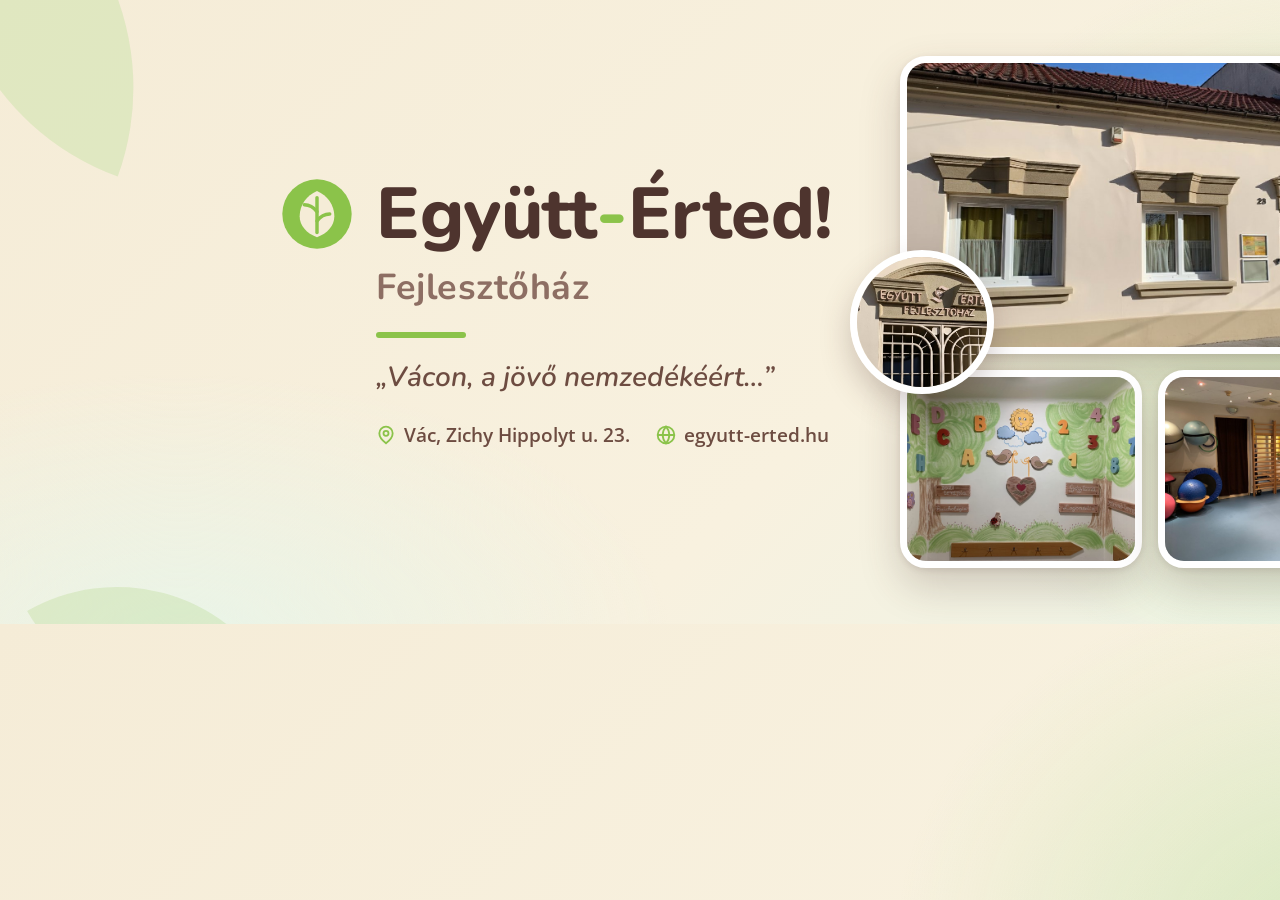
<file: design/facebook-cover.html>
<!DOCTYPE html>
<html lang="hu">
<head>
<meta charset="UTF-8">
<title>Facebook cover 1640x624</title>
<link href="https://fonts.googleapis.com/css2?family=Nunito:ital,wght@0,600;0,700;0,800;1,600&family=Open+Sans:wght@400;600&display=swap" rel="stylesheet">
<style>
  :root{
    --cream:#F5ECD7; --pale:#E8F5E9; --soft:#C5E1A5; --leaf:#8BC34A; --leaf-dark:#7CB342;
    --brown:#8D6E63; --dark:#4E342E; --medium:#6D4C41; --white:#fff;
  }
  *{box-sizing:border-box;margin:0;padding:0}
  html,body{width:1640px;height:624px;overflow:hidden}
  body{
    font-family:'Nunito',sans-serif;color:var(--dark);position:relative;
    background:
      radial-gradient(ellipse 620px 520px at 1330px 320px, rgba(197,225,165,.55), transparent 70%),
      radial-gradient(ellipse 700px 380px at 180px 640px, rgba(232,245,233,.9), transparent 70%),
      linear-gradient(135deg,var(--cream) 0%, #F8F1DF 55%, var(--pale) 100%);
  }
  /* decorative leaf shapes */
  .leaf{position:absolute;border-radius:0 100% 0 100%;background:var(--soft);opacity:.45}
  .leaf.a{width:260px;height:260px;left:-90px;top:-120px;transform:rotate(20deg)}
  .leaf.b{width:180px;height:180px;left:60px;bottom:-110px;transform:rotate(-30deg);background:var(--leaf);opacity:.18}
  .leaf.c{width:140px;height:140px;right:-40px;bottom:-60px;transform:rotate(35deg);opacity:.35}

  .text{position:absolute;left:280px;top:0;height:624px;width:600px;display:flex;flex-direction:column;justify-content:center}
  .brand{display:flex;align-items:center;gap:22px;margin-bottom:6px}
  .mark{width:74px;height:74px;flex:none}
  .logo{font-weight:800;font-size:72px;line-height:1;letter-spacing:-0.5px;color:var(--dark);white-space:nowrap}
  .logo span{color:var(--leaf)}
  .sub{font-weight:700;font-size:36px;color:var(--brown);margin:6px 0 20px 96px;letter-spacing:.5px}
  .rule{width:90px;height:6px;border-radius:3px;background:var(--leaf);margin:0 0 20px 96px}
  .tag{font-style:italic;font-weight:600;font-size:28px;color:var(--medium);margin-left:96px}
  .meta{margin:26px 0 0 96px;display:flex;gap:26px;font-family:'Open Sans',sans-serif;font-weight:600;font-size:19px;color:var(--medium)}
  .meta div{display:flex;align-items:center;gap:8px}
  .meta svg{width:20px;height:20px;stroke:var(--leaf);fill:none;stroke-width:2.2}

  .collage{position:absolute;left:900px;top:56px;width:500px;height:512px}
  .tile{position:absolute;border-radius:26px;overflow:hidden;background:#ddd;
        box-shadow:0 18px 40px rgba(78,52,46,.22), 0 2px 6px rgba(78,52,46,.12);border:7px solid var(--white)}
  .tile img{width:100%;height:100%;object-fit:cover;display:block}
  .t1{left:0;top:0;width:500px;height:298px}
  .t1 img{object-position:50% 45%}
  .t2{left:0;top:314px;width:242px;height:198px}
  .t2 img{object-position:50% 40%}
  .t3{left:258px;top:314px;width:242px;height:198px}
  .t3 img{object-position:35% 50%}
  /* small round badge with entrance sign */
  .badge{position:absolute;left:850px;top:250px;width:144px;height:144px;border-radius:50%;overflow:hidden;
         border:7px solid var(--white);box-shadow:0 14px 30px rgba(78,52,46,.25)}
  .badge img{width:100%;height:100%;object-fit:cover;object-position:50% 38%;transform:scale(1.7);transform-origin:50% 36%}
</style>
</head>
<body>
  <div class="leaf a"></div><div class="leaf b"></div><div class="leaf c"></div>

  <div class="text">
    <div class="brand">
      <svg class="mark" viewBox="0 0 64 64" xmlns="http://www.w3.org/2000/svg">
        <circle cx="32" cy="32" r="30" fill="#8BC34A"/>
        <path d="M32 12c-9 4-15 12-15 22 0 8 6 15 15 18 9-3 15-10 15-18 0-10-6-18-15-22z" fill="#F5ECD7"/>
        <path d="M32 18v30" stroke="#8BC34A" stroke-width="3" stroke-linecap="round"/>
        <path d="M32 30c-3-4-7-6-11-6M32 38c3-4 7-6 11-6" stroke="#8BC34A" stroke-width="3" stroke-linecap="round" fill="none"/>
      </svg>
      <div class="logo">Együtt<span>-</span>Érted!</div>
    </div>
    <div class="sub">Fejlesztőház</div>
    <div class="rule"></div>
    <div class="tag">„Vácon, a jövő nemzedékéért…”</div>
    <div class="meta">
      <div><svg viewBox="0 0 24 24"><path d="M20 10c0 6-8 12-8 12s-8-6-8-12a8 8 0 0 1 16 0Z"/><circle cx="12" cy="10" r="3"/></svg>Vác, Zichy Hippolyt u. 23.</div>
      <div><svg viewBox="0 0 24 24"><circle cx="12" cy="12" r="10"/><path d="M2 12h20M12 2a15.3 15.3 0 0 1 4 10 15.3 15.3 0 0 1-4 10 15.3 15.3 0 0 1-4-10 15.3 15.3 0 0 1 4-10z"/></svg>egyutt-erted.hu</div>
    </div>
  </div>

  <div class="collage">
    <div class="tile t1"><img src="../assets/images/building/epulet-front.jpg" alt=""></div>
    <div class="tile t2"><img src="../assets/images/building/oltozo1.jpg" alt=""></div>
    <div class="tile t3"><img src="../assets/images/building/torna-szoba.jpg" alt=""></div>
  </div>
  <div class="badge"><img src="../assets/images/building/bejarat.jpg" alt=""></div>
</body>
</html>
</file>
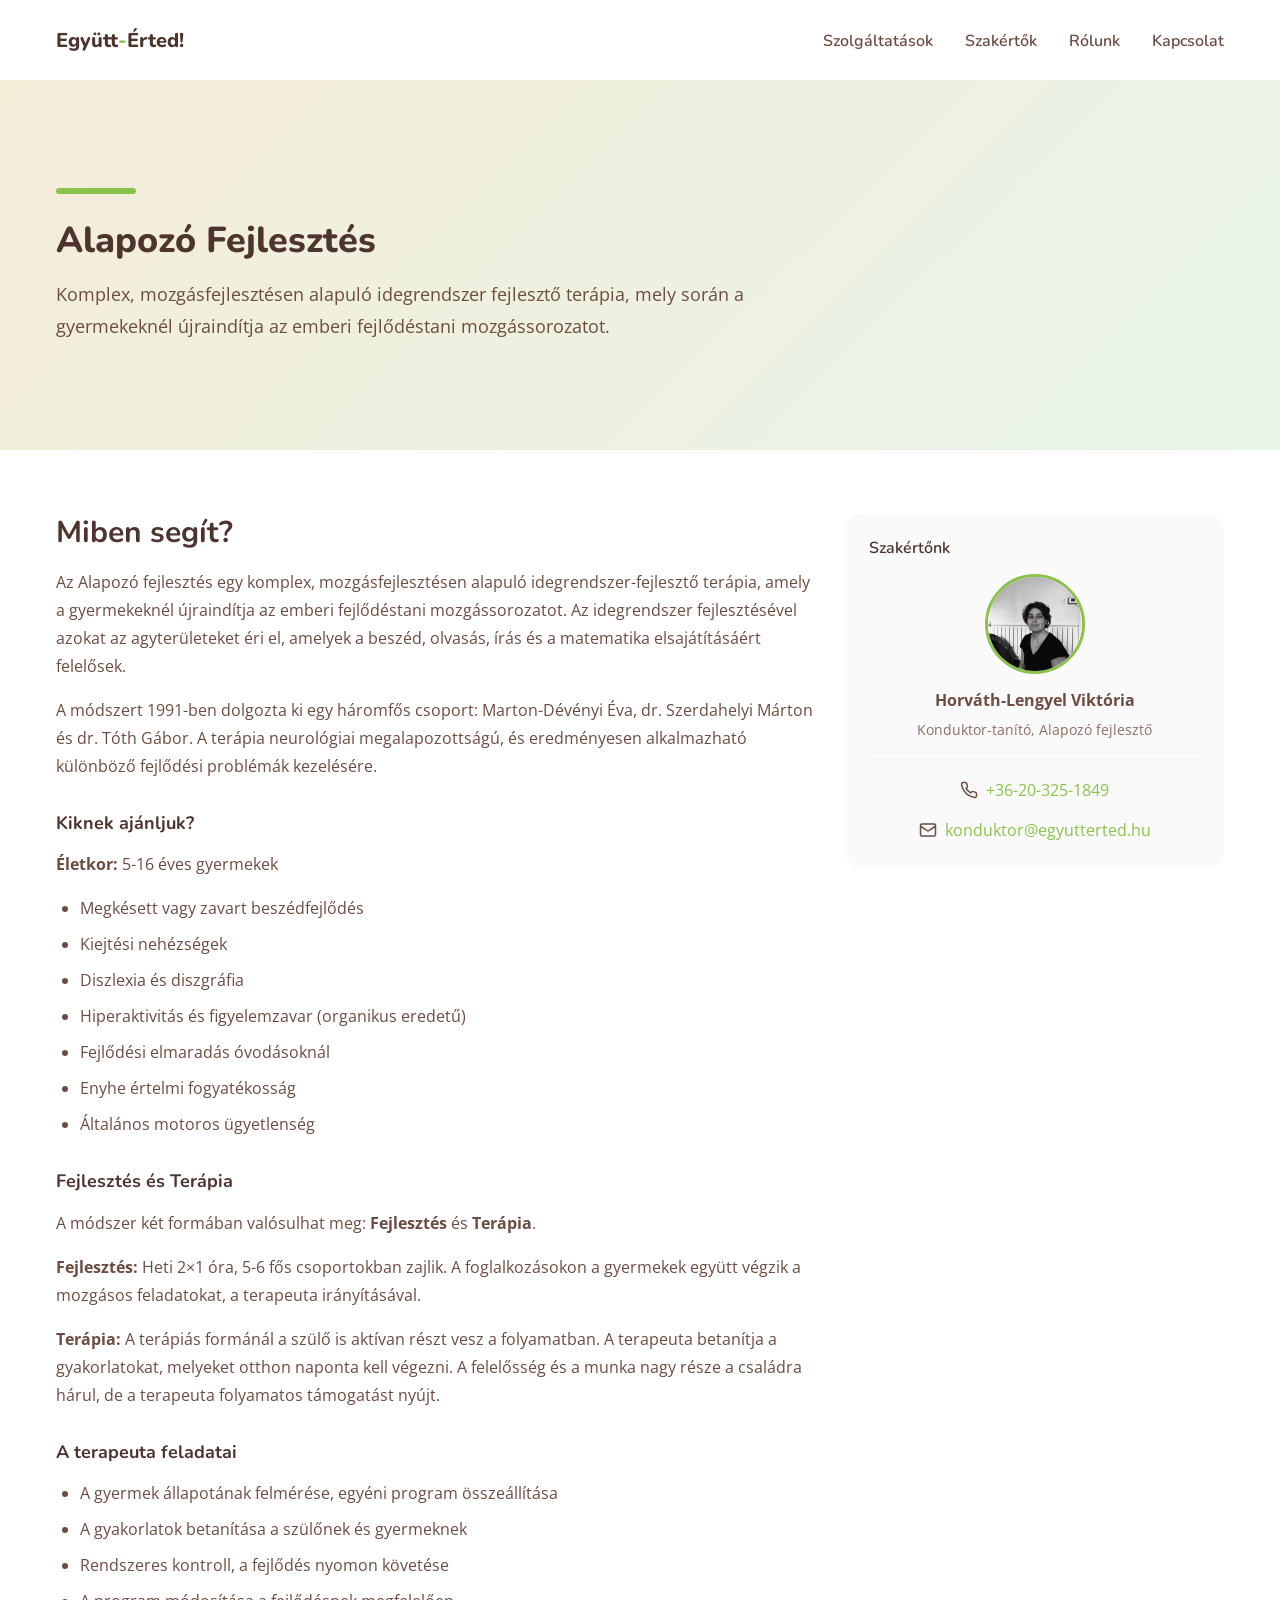
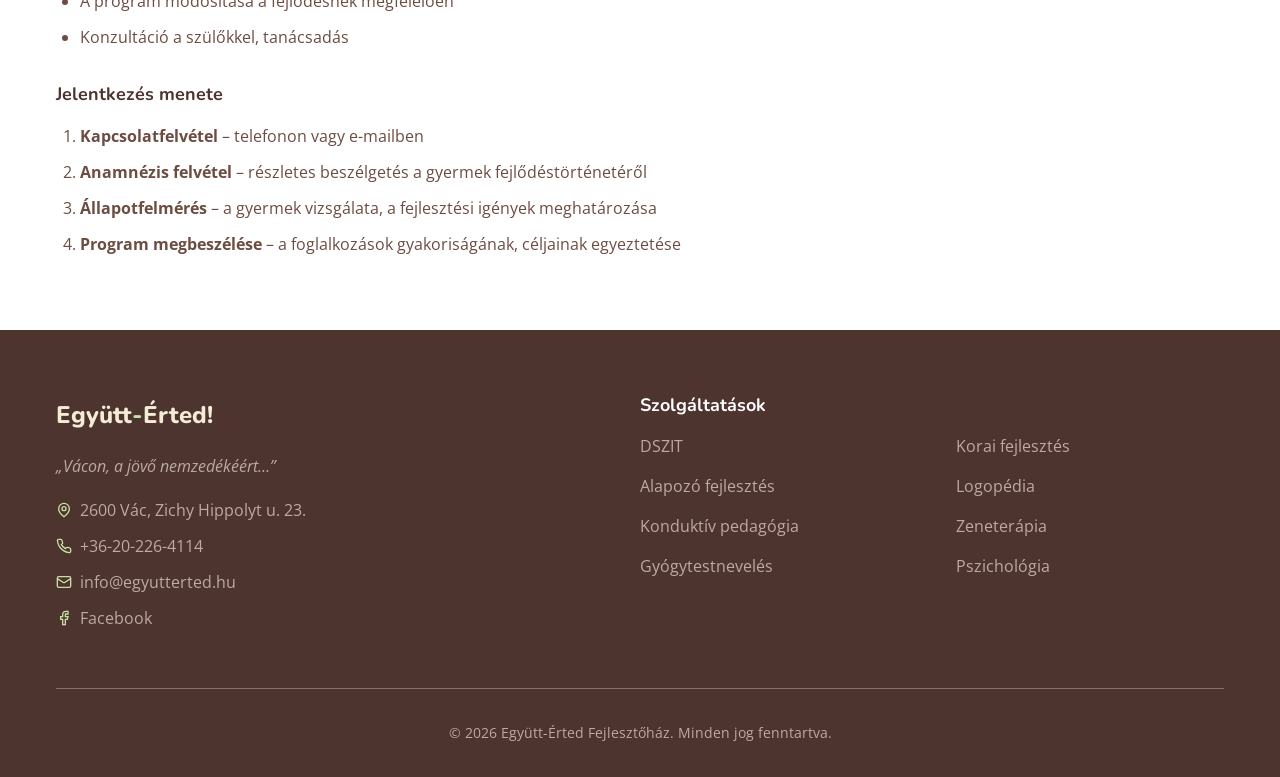
<file: szolgaltatasok/alapozo-terapia.html>
<!DOCTYPE html>
<html lang="hu">
<head>
  <meta charset="UTF-8">
  <meta name="viewport" content="width=device-width, initial-scale=1.0">
  <meta name="description" content="Alapozó Fejlesztés - Mozgásfejlesztésen alapuló idegrendszer fejlesztő terápia 5-16 éves gyermekeknek Vácon.">
  <title>Alapozó Fejlesztés | Együtt-Érted Fejlesztőház</title>
  <link rel="stylesheet" href="../css/style.css">
  <link rel="icon" type="image/svg+xml" href="../favicon.svg">
</head>
<body>
  <a href="#main" class="sr-only">Ugrás a tartalomhoz</a>

  <nav class="nav" id="nav">
    <div class="nav-container">
      <a href="../index.html" class="nav-logo">
        <span class="nav-logo-text">Együtt<span>-</span>Érted!</span>
      </a>
      <ul class="nav-menu" id="nav-menu">
        <li><a href="../index.html#szolgaltatasok" class="nav-link">Szolgáltatások</a></li>
        <li><a href="../index.html#szakertok" class="nav-link">Szakértők</a></li>
        <li><a href="../rolunk.html" class="nav-link">Rólunk</a></li>
        <li><a href="../index.html#kapcsolat" class="nav-link">Kapcsolat</a></li>
      </ul>
      <button class="nav-toggle" id="nav-toggle" aria-label="Menü megnyitása">
        <span></span><span></span><span></span>
      </button>
    </div>
  </nav>

  <main id="main">
    <section class="hero" style="min-height: 50vh; padding-bottom: var(--space-12);">
      <div class="container">
        <div style="max-width: 800px;">
          <div style="display: inline-block; height: 6px; width: 80px; background: var(--color-movement); border-radius: 3px; margin-bottom: var(--space-4);"></div>
          <h1 class="hero-title" style="font-size: var(--text-4xl);">Alapozó Fejlesztés</h1>
          <p class="hero-description" style="font-size: var(--text-lg); margin-top: var(--space-4);">
            Komplex, mozgásfejlesztésen alapuló idegrendszer fejlesztő terápia, mely során a
            gyermekeknél újraindítja az emberi fejlődéstani mozgássorozatot.
          </p>
        </div>
      </div>
    </section>

    <section class="section bg-white">
      <div class="container">
        <div class="service-detail-grid">
          <div class="service-detail-content">
            <h2>Miben segít?</h2>
            <p>
              Az Alapozó fejlesztés egy komplex, mozgásfejlesztésen alapuló idegrendszer-fejlesztő
              terápia, amely a gyermekeknél újraindítja az emberi fejlődéstani mozgássorozatot.
              Az idegrendszer fejlesztésével azokat az agyterületeket éri el, amelyek a beszéd,
              olvasás, írás és a matematika elsajátításáért felelősek.
            </p>
            <p>
              A módszert 1991-ben dolgozta ki egy háromfős csoport: Marton-Dévényi Éva, dr. Szerdahelyi
              Márton és dr. Tóth Gábor. A terápia neurológiai megalapozottságú, és eredményesen
              alkalmazható különböző fejlődési problémák kezelésére.
            </p>

            <h3>Kiknek ajánljuk?</h3>
            <p><strong>Életkor:</strong> 5-16 éves gyermekek</p>
            <ul>
              <li>Megkésett vagy zavart beszédfejlődés</li>
              <li>Kiejtési nehézségek</li>
              <li>Diszlexia és diszgráfia</li>
              <li>Hiperaktivitás és figyelemzavar (organikus eredetű)</li>
              <li>Fejlődési elmaradás óvodásoknál</li>
              <li>Enyhe értelmi fogyatékosság</li>
              <li>Általános motoros ügyetlenség</li>
            </ul>

            <h3>Fejlesztés és Terápia</h3>
            <p>
              A módszer két formában valósulhat meg: <strong>Fejlesztés</strong> és <strong>Terápia</strong>.
            </p>
            <p>
              <strong>Fejlesztés:</strong> Heti 2×1 óra, 5-6 fős csoportokban zajlik. A foglalkozásokon
              a gyermekek együtt végzik a mozgásos feladatokat, a terapeuta irányításával.
            </p>
            <p>
              <strong>Terápia:</strong> A terápiás formánál a szülő is aktívan részt vesz a folyamatban.
              A terapeuta betanítja a gyakorlatokat, melyeket otthon naponta kell végezni. A felelősség
              és a munka nagy része a családra hárul, de a terapeuta folyamatos támogatást nyújt.
            </p>

            <h3>A terapeuta feladatai</h3>
            <ul>
              <li>A gyermek állapotának felmérése, egyéni program összeállítása</li>
              <li>A gyakorlatok betanítása a szülőnek és gyermeknek</li>
              <li>Rendszeres kontroll, a fejlődés nyomon követése</li>
              <li>A program módosítása a fejlődésnek megfelelően</li>
              <li>Konzultáció a szülőkkel, tanácsadás</li>
            </ul>

            <h3>Jelentkezés menete</h3>
            <ol>
              <li><strong>Kapcsolatfelvétel</strong> – telefonon vagy e-mailben</li>
              <li><strong>Anamnézis felvétel</strong> – részletes beszélgetés a gyermek fejlődéstörténetéről</li>
              <li><strong>Állapotfelmérés</strong> – a gyermek vizsgálata, a fejlesztési igények meghatározása</li>
              <li><strong>Program megbeszélése</strong> – a foglalkozások gyakoriságának, céljainak egyeztetése</li>
            </ol>
          </div>

          <div class="service-detail-sidebar">
            <h4>Szakértőnk</h4>

            <div class="therapist-card">
              <div class="therapist-photo">
                <img src="../assets/images/specialists/horvath-lengyel-viktoria.jpg" alt="Horváth-Lengyel Viktória">
              </div>
              <p class="therapist-name">Horváth-Lengyel Viktória</p>
              <p class="therapist-title">Konduktor-tanító, Alapozó fejlesztő</p>
            </div>

            <div class="therapist-contact" style="text-align: center;">
              <div style="display: flex; align-items: center; justify-content: center; gap: var(--space-2); margin-bottom: var(--space-3);">
                <svg xmlns="http://www.w3.org/2000/svg" viewBox="0 0 24 24" fill="none" stroke="currentColor" stroke-width="2" style="width: 18px; height: 18px; flex-shrink: 0;"><path d="M22 16.92v3a2 2 0 0 1-2.18 2 19.79 19.79 0 0 1-8.63-3.07 19.5 19.5 0 0 1-6-6 19.79 19.79 0 0 1-3.07-8.67A2 2 0 0 1 4.11 2h3a2 2 0 0 1 2 1.72 12.84 12.84 0 0 0 .7 2.81 2 2 0 0 1-.45 2.11L8.09 9.91a16 16 0 0 0 6 6l1.27-1.27a2 2 0 0 1 2.11-.45 12.84 12.84 0 0 0 2.81.7A2 2 0 0 1 22 16.92z"/></svg>
                <a href="tel:+36203251849">+36-20-325-1849</a>
              </div>
              <div style="display: flex; align-items: center; justify-content: center; gap: var(--space-2);">
                <svg xmlns="http://www.w3.org/2000/svg" viewBox="0 0 24 24" fill="none" stroke="currentColor" stroke-width="2" style="width: 18px; height: 18px; flex-shrink: 0;"><rect width="20" height="16" x="2" y="4" rx="2"/><path d="m22 7-8.97 5.7a1.94 1.94 0 0 1-2.06 0L2 7"/></svg>
                <a href="mailto:konduktor@egyutterted.hu">konduktor@egyutterted.hu</a>
              </div>
            </div>
          </div>
        </div>
      </div>
    </section>
  </main>

  <footer class="footer">
    <div class="container">
      <div class="footer-grid">
        <div class="footer-brand">
          <div class="footer-logo">Együtt<span>-</span>Érted!</div>
          <p class="footer-tagline">„Vácon, a jövő nemzedékéért…”</p>
          <div class="footer-contact-item">
            <svg xmlns="http://www.w3.org/2000/svg" viewBox="0 0 24 24" fill="none" stroke="currentColor" stroke-width="2"><path d="M20 10c0 6-8 12-8 12s-8-6-8-12a8 8 0 0 1 16 0Z"/><circle cx="12" cy="10" r="3"/></svg>
            <a href="https://maps.google.com/?q=2600+Vác,+Zichy+Hippolyt+u.+23." target="_blank" rel="noopener">2600 Vác, Zichy Hippolyt u. 23.</a>
          </div>
          <div class="footer-contact-item">
            <svg xmlns="http://www.w3.org/2000/svg" viewBox="0 0 24 24" fill="none" stroke="currentColor" stroke-width="2"><path d="M22 16.92v3a2 2 0 0 1-2.18 2 19.79 19.79 0 0 1-8.63-3.07 19.5 19.5 0 0 1-6-6 19.79 19.79 0 0 1-3.07-8.67A2 2 0 0 1 4.11 2h3a2 2 0 0 1 2 1.72 12.84 12.84 0 0 0 .7 2.81 2 2 0 0 1-.45 2.11L8.09 9.91a16 16 0 0 0 6 6l1.27-1.27a2 2 0 0 1 2.11-.45 12.84 12.84 0 0 0 2.81.7A2 2 0 0 1 22 16.92z"/></svg>
            <a href="tel:+36202264114">+36-20-226-4114</a>
          </div>
          <div class="footer-contact-item">
            <svg xmlns="http://www.w3.org/2000/svg" viewBox="0 0 24 24" fill="none" stroke="currentColor" stroke-width="2"><rect width="20" height="16" x="2" y="4" rx="2"/><path d="m22 7-8.97 5.7a1.94 1.94 0 0 1-2.06 0L2 7"/></svg>
            <a href="mailto:info@egyutterted.hu">info@egyutterted.hu</a>
          </div>
          <div class="footer-contact-item">
            <svg xmlns="http://www.w3.org/2000/svg" viewBox="0 0 24 24" fill="none" stroke="currentColor" stroke-width="2"><path d="M18 2h-3a5 5 0 0 0-5 5v3H7v4h3v8h4v-8h3l1-4h-4V7a1 1 0 0 1 1-1h3z"/></svg>
            <a href="https://www.facebook.com/egyuttertedvac/" target="_blank" rel="noopener">Facebook</a>
          </div>
        </div>
        <div>
          <h4 class="footer-title">Szolgáltatások</h4>
          <nav class="footer-links">
            <a href="dszit.html">DSZIT</a>
            <a href="alapozo-terapia.html">Alapozó fejlesztés</a>
            <a href="konduktiv-pedagogia.html">Konduktív pedagógia</a>
            <a href="gyogytestneveles.html">Gyógytestnevelés</a>
          </nav>
        </div>
        <div>
          <h4 class="footer-title">&nbsp;</h4>
          <nav class="footer-links">
            <a href="korai-fejlesztes.html">Korai fejlesztés</a>
            <a href="logopedia.html">Logopédia</a>
            <a href="zeneterapia.html">Zeneterápia</a>
            <a href="pszichologia.html">Pszichológia</a>
          </nav>
        </div>
      </div>
      <div class="footer-bottom">
        <p>&copy; 2026 Együtt-Érted Fejlesztőház. Minden jog fenntartva.</p>
      </div>
    </div>
  </footer>

  <script src="../js/main.js"></script>
</body>
</html>
</file>
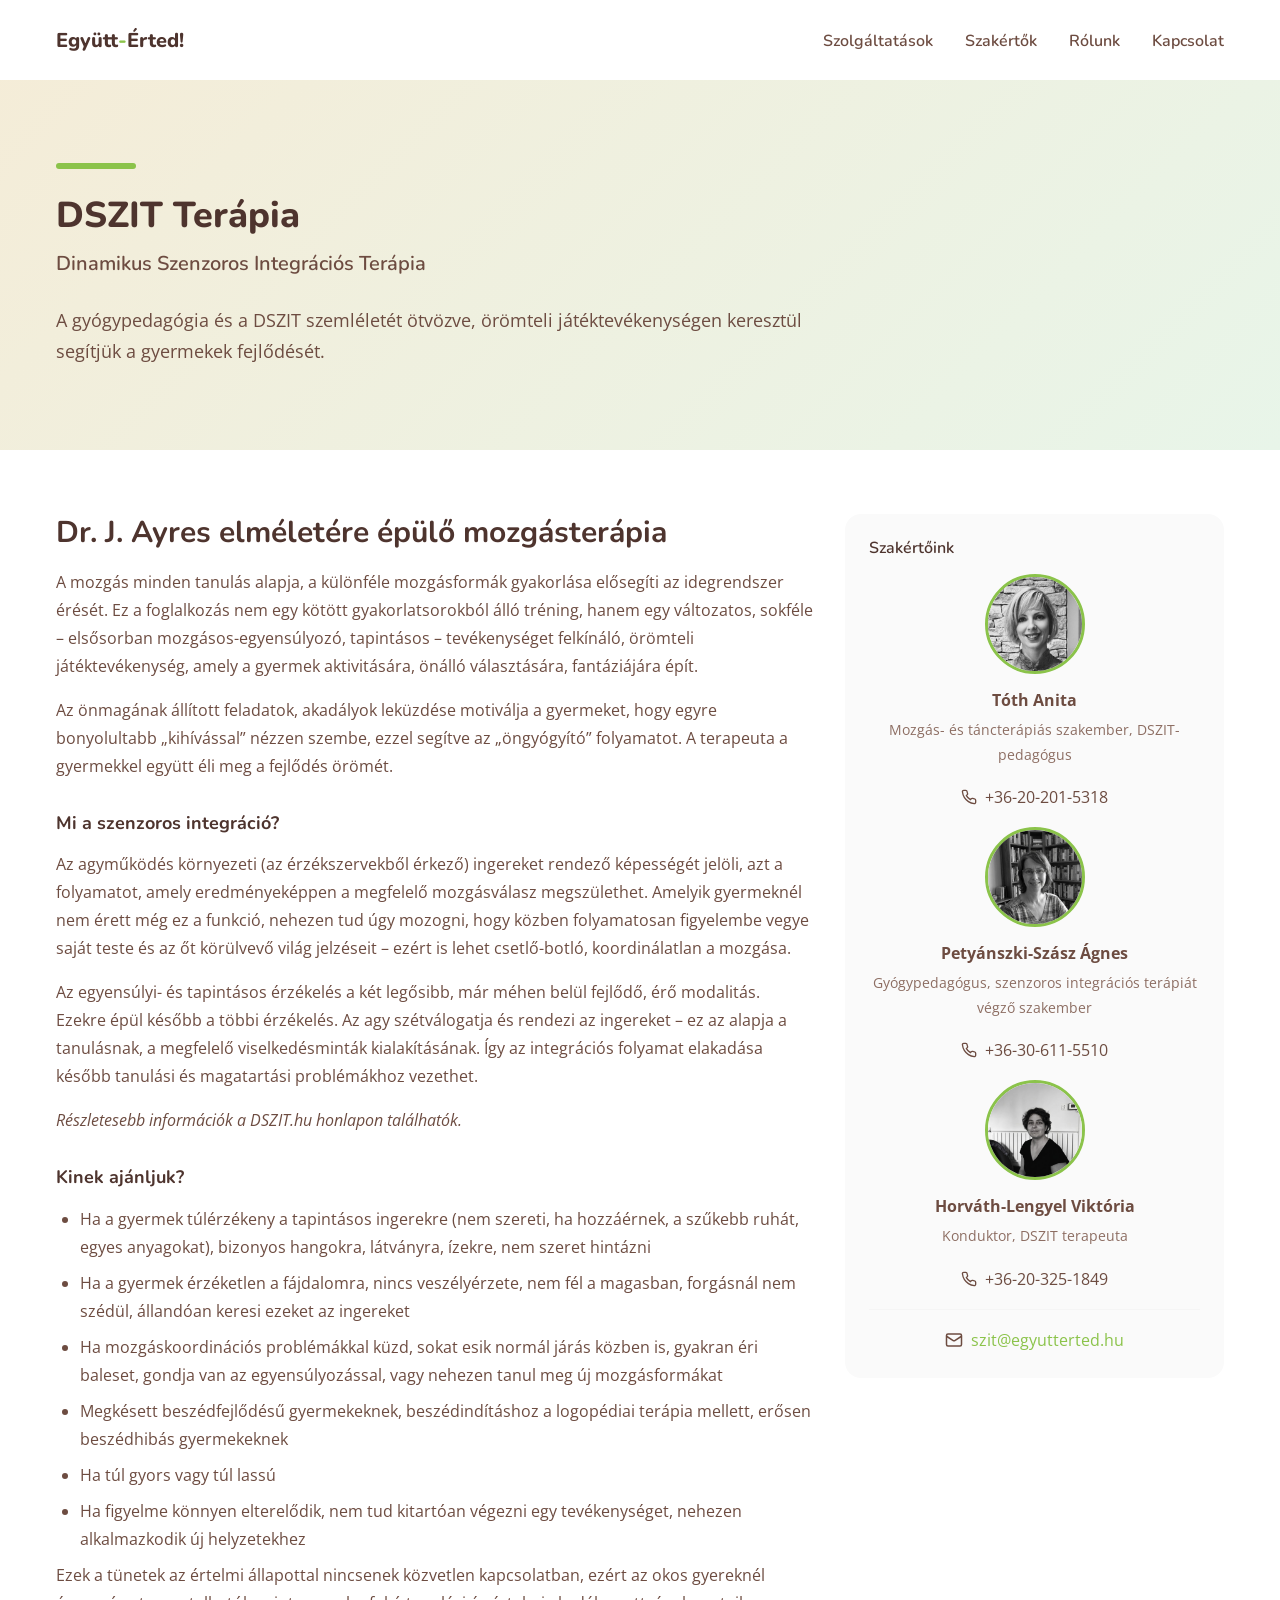
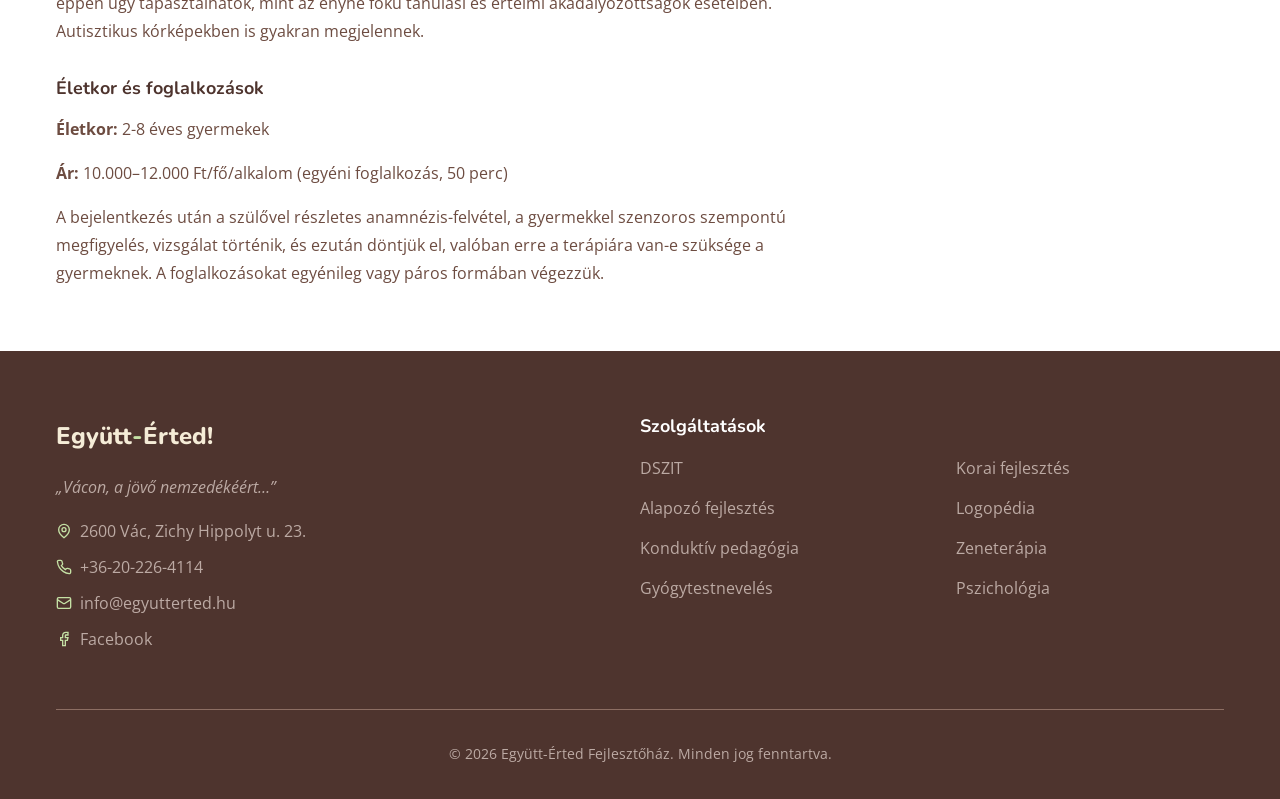
<file: szolgaltatasok/dszit.html>
<!DOCTYPE html>
<html lang="hu">
<head>
  <meta charset="UTF-8">
  <meta name="viewport" content="width=device-width, initial-scale=1.0">
  <meta name="description" content="DSZIT - Dinamikus Szenzoros Integrációs Terápia Dr. J. Ayres elméletére épülő mozgásterápia 2-8 éves gyermekeknek Vácon. Szenzoros feldolgozás, mozgáskoordináció fejlesztése örömteli játéktevékenységgel.">
  <title>DSZIT Terápia | Együtt-Érted Fejlesztőház</title>
  <link rel="stylesheet" href="../css/style.css">
  <link rel="icon" type="image/svg+xml" href="../favicon.svg">
</head>
<body>
  <a href="#main" class="sr-only">Ugrás a tartalomhoz</a>

  <nav class="nav" id="nav">
    <div class="nav-container">
      <a href="../index.html" class="nav-logo">
        <span class="nav-logo-text">Együtt<span>-</span>Érted!</span>
      </a>
      <ul class="nav-menu" id="nav-menu">
        <li><a href="../index.html#szolgaltatasok" class="nav-link">Szolgáltatások</a></li>
        <li><a href="../index.html#szakertok" class="nav-link">Szakértők</a></li>
        <li><a href="../rolunk.html" class="nav-link">Rólunk</a></li>
        <li><a href="../index.html#kapcsolat" class="nav-link">Kapcsolat</a></li>
      </ul>
      <button class="nav-toggle" id="nav-toggle" aria-label="Menü megnyitása">
        <span></span><span></span><span></span>
      </button>
    </div>
  </nav>

  <main id="main">
    <section class="hero" style="min-height: 50vh; padding-bottom: var(--space-12);">
      <div class="container">
        <div style="max-width: 800px;">
          <div style="display: inline-block; height: 6px; width: 80px; background: var(--color-movement); border-radius: 3px; margin-bottom: var(--space-4);"></div>
          <h1 class="hero-title" style="font-size: var(--text-4xl);">DSZIT Terápia</h1>
          <p class="hero-subtitle" style="font-size: var(--text-xl); color: var(--color-text-medium); margin-top: var(--space-2);">Dinamikus Szenzoros Integrációs Terápia</p>
          <p class="hero-description" style="font-size: var(--text-lg); margin-top: var(--space-4);">
           A gyógypedagógia és a DSZIT szemléletét ötvözve, örömteli játéktevékenységen keresztül segítjük a gyermekek fejlődését.
          </p>
        </div>
      </div>
    </section>

    <section class="section bg-white">
      <div class="container">
        <div class="service-detail-grid">
          <div class="service-detail-content">
            <h2>Dr. J. Ayres elméletére épülő mozgásterápia</h2>
            <p>
              A mozgás minden tanulás alapja, a különféle mozgásformák gyakorlása elősegíti az idegrendszer érését.
              Ez a foglalkozás nem egy kötött gyakorlatsorokból álló tréning, hanem egy változatos, sokféle –
              elsősorban mozgásos-egyensúlyozó, tapintásos – tevékenységet felkínáló, örömteli játéktevékenység,
              amely a gyermek aktivitására, önálló választására, fantáziájára épít.
            </p>
            <p>
              Az önmagának állított feladatok, akadályok leküzdése motiválja a gyermeket, hogy egyre bonyolultabb
              „kihívással” nézzen szembe, ezzel segítve az „öngyógyító” folyamatot. A terapeuta a gyermekkel
              együtt éli meg a fejlődés örömét.
            </p>

            <h3>Mi a szenzoros integráció?</h3>
            <p>
              Az agyműködés környezeti (az érzékszervekből érkező) ingereket rendező képességét jelöli, azt a
              folyamatot, amely eredményeképpen a megfelelő mozgásválasz megszülethet. Amelyik gyermeknél nem
              érett még ez a funkció, nehezen tud úgy mozogni, hogy közben folyamatosan figyelembe vegye saját
              teste és az őt körülvevő világ jelzéseit – ezért is lehet csetlő-botló, koordinálatlan a mozgása.
            </p>
            <p>
              Az egyensúlyi- és tapintásos érzékelés a két legősibb, már méhen belül fejlődő, érő modalitás.
              Ezekre épül később a többi érzékelés. Az agy szétválogatja és rendezi az ingereket – ez az alapja
              a tanulásnak, a megfelelő viselkedésminták kialakításának. Így az integrációs folyamat elakadása
              később tanulási és magatartási problémákhoz vezethet.
            </p>
            <p style="font-style: italic; color: var(--color-text-medium);">
              Részletesebb információk a <a href="https://dszit.hu" target="_blank" rel="noopener">DSZIT.hu</a> honlapon találhatók.
            </p>

            <h3>Kinek ajánljuk?</h3>
            <ul>
              <li>Ha a gyermek túlérzékeny a tapintásos ingerekre (nem szereti, ha hozzáérnek, a szűkebb ruhát, egyes anyagokat), bizonyos hangokra, látványra, ízekre, nem szeret hintázni</li>
              <li>Ha a gyermek érzéketlen a fájdalomra, nincs veszélyérzete, nem fél a magasban, forgásnál nem szédül, állandóan keresi ezeket az ingereket</li>
              <li>Ha mozgáskoordinációs problémákkal küzd, sokat esik normál járás közben is, gyakran éri baleset, gondja van az egyensúlyozással, vagy nehezen tanul meg új mozgásformákat</li>
              <li>Megkésett beszédfejlődésű gyermekeknek, beszédindításhoz a logopédiai terápia mellett, erősen beszédhibás gyermekeknek</li>
              <li>Ha túl gyors vagy túl lassú</li>
              <li>Ha figyelme könnyen elterelődik, nem tud kitartóan végezni egy tevékenységet, nehezen alkalmazkodik új helyzetekhez</li>
            </ul>
            <p>
              Ezek a tünetek az értelmi állapottal nincsenek közvetlen kapcsolatban, ezért az okos gyereknél
              éppen úgy tapasztalhatók, mint az enyhe fokú tanulási és értelmi akadályozottságok eseteiben.
              Autisztikus kórképekben is gyakran megjelennek.
            </p>

            <h3>Életkor és foglalkozások</h3>
            <p><strong>Életkor:</strong> 2-8 éves gyermekek</p>
            <p><strong>Ár:</strong> 10.000–12.000 Ft/fő/alkalom (egyéni foglalkozás, 50 perc)</p>
            <p>
              A bejelentkezés után a szülővel részletes anamnézis-felvétel, a gyermekkel szenzoros szempontú
              megfigyelés, vizsgálat történik, és ezután döntjük el, valóban erre a terápiára van-e szüksége
              a gyermeknek. A foglalkozásokat egyénileg vagy páros formában végezzük.
            </p>
          </div>

          <div class="service-detail-sidebar">
            <h4>Szakértőink</h4>

            <div class="therapist-card">
              <div class="therapist-photo">
                <img src="../assets/images/specialists/toth-anita.jpg" alt="Tóth Anita">
              </div>
              <p class="therapist-name">Tóth Anita</p>
              <p class="therapist-title">Mozgás- és táncterápiás szakember, DSZIT-pedagógus</p>
              <div style="display: flex; align-items: center; justify-content: center; gap: var(--space-2); margin-top: var(--space-2);">
                <svg xmlns="http://www.w3.org/2000/svg" viewBox="0 0 24 24" fill="none" stroke="currentColor" stroke-width="2" style="width: 16px; height: 16px; flex-shrink: 0;"><path d="M22 16.92v3a2 2 0 0 1-2.18 2 19.79 19.79 0 0 1-8.63-3.07 19.5 19.5 0 0 1-6-6 19.79 19.79 0 0 1-3.07-8.67A2 2 0 0 1 4.11 2h3a2 2 0 0 1 2 1.72 12.84 12.84 0 0 0 .7 2.81 2 2 0 0 1-.45 2.11L8.09 9.91a16 16 0 0 0 6 6l1.27-1.27a2 2 0 0 1 2.11-.45 12.84 12.84 0 0 0 2.81.7A2 2 0 0 1 22 16.92z"/></svg>
                <a href="tel:+36202015318">+36-20-201-5318</a>
              </div>
            </div>

            <div class="therapist-card">
              <div class="therapist-photo">
                <img src="../assets/images/specialists/szasz-agnes.jpg" alt="Petyánszki-Szász Ágnes">
              </div>
              <p class="therapist-name">Petyánszki-Szász Ágnes</p>
              <p class="therapist-title">Gyógypedagógus, szenzoros integrációs terápiát végző szakember</p>
              <div style="display: flex; align-items: center; justify-content: center; gap: var(--space-2); margin-top: var(--space-2);">
                <svg xmlns="http://www.w3.org/2000/svg" viewBox="0 0 24 24" fill="none" stroke="currentColor" stroke-width="2" style="width: 16px; height: 16px; flex-shrink: 0;"><path d="M22 16.92v3a2 2 0 0 1-2.18 2 19.79 19.79 0 0 1-8.63-3.07 19.5 19.5 0 0 1-6-6 19.79 19.79 0 0 1-3.07-8.67A2 2 0 0 1 4.11 2h3a2 2 0 0 1 2 1.72 12.84 12.84 0 0 0 .7 2.81 2 2 0 0 1-.45 2.11L8.09 9.91a16 16 0 0 0 6 6l1.27-1.27a2 2 0 0 1 2.11-.45 12.84 12.84 0 0 0 2.81.7A2 2 0 0 1 22 16.92z"/></svg>
                <a href="tel:+36306115510">+36-30-611-5510</a>
              </div>
            </div>

            <div class="therapist-card">
              <div class="therapist-photo">
                <img src="../assets/images/specialists/horvath-lengyel-viktoria.jpg" alt="Horváth-Lengyel Viktória">
              </div>
              <p class="therapist-name">Horváth-Lengyel Viktória</p>
              <p class="therapist-title">Konduktor, DSZIT terapeuta</p>
              <div style="display: flex; align-items: center; justify-content: center; gap: var(--space-2); margin-top: var(--space-2);">
                <svg xmlns="http://www.w3.org/2000/svg" viewBox="0 0 24 24" fill="none" stroke="currentColor" stroke-width="2" style="width: 16px; height: 16px; flex-shrink: 0;"><path d="M22 16.92v3a2 2 0 0 1-2.18 2 19.79 19.79 0 0 1-8.63-3.07 19.5 19.5 0 0 1-6-6 19.79 19.79 0 0 1-3.07-8.67A2 2 0 0 1 4.11 2h3a2 2 0 0 1 2 1.72 12.84 12.84 0 0 0 .7 2.81 2 2 0 0 1-.45 2.11L8.09 9.91a16 16 0 0 0 6 6l1.27-1.27a2 2 0 0 1 2.11-.45 12.84 12.84 0 0 0 2.81.7A2 2 0 0 1 22 16.92z"/></svg>
                <a href="tel:+36203251849">+36-20-325-1849</a>
              </div>
            </div>

            <div class="therapist-contact" style="text-align: center;">
              <div style="display: flex; align-items: center; justify-content: center; gap: var(--space-2);">
                <svg xmlns="http://www.w3.org/2000/svg" viewBox="0 0 24 24" fill="none" stroke="currentColor" stroke-width="2" style="width: 18px; height: 18px; flex-shrink: 0;"><rect width="20" height="16" x="2" y="4" rx="2"/><path d="m22 7-8.97 5.7a1.94 1.94 0 0 1-2.06 0L2 7"/></svg>
                <a href="mailto:szit@egyutterted.hu">szit@egyutterted.hu</a>
              </div>
            </div>
          </div>
        </div>
      </div>
    </section>
  </main>

  <footer class="footer">
    <div class="container">
      <div class="footer-grid">
        <div class="footer-brand">
          <div class="footer-logo">Együtt<span>-</span>Érted!</div>
          <p class="footer-tagline">„Vácon, a jövő nemzedékéért…”</p>
          <div class="footer-contact-item">
            <svg xmlns="http://www.w3.org/2000/svg" viewBox="0 0 24 24" fill="none" stroke="currentColor" stroke-width="2"><path d="M20 10c0 6-8 12-8 12s-8-6-8-12a8 8 0 0 1 16 0Z"/><circle cx="12" cy="10" r="3"/></svg>
            <a href="https://maps.google.com/?q=2600+Vác,+Zichy+Hippolyt+u.+23." target="_blank" rel="noopener">2600 Vác, Zichy Hippolyt u. 23.</a>
          </div>
          <div class="footer-contact-item">
            <svg xmlns="http://www.w3.org/2000/svg" viewBox="0 0 24 24" fill="none" stroke="currentColor" stroke-width="2"><path d="M22 16.92v3a2 2 0 0 1-2.18 2 19.79 19.79 0 0 1-8.63-3.07 19.5 19.5 0 0 1-6-6 19.79 19.79 0 0 1-3.07-8.67A2 2 0 0 1 4.11 2h3a2 2 0 0 1 2 1.72 12.84 12.84 0 0 0 .7 2.81 2 2 0 0 1-.45 2.11L8.09 9.91a16 16 0 0 0 6 6l1.27-1.27a2 2 0 0 1 2.11-.45 12.84 12.84 0 0 0 2.81.7A2 2 0 0 1 22 16.92z"/></svg>
            <a href="tel:+36202264114">+36-20-226-4114</a>
          </div>
          <div class="footer-contact-item">
            <svg xmlns="http://www.w3.org/2000/svg" viewBox="0 0 24 24" fill="none" stroke="currentColor" stroke-width="2"><rect width="20" height="16" x="2" y="4" rx="2"/><path d="m22 7-8.97 5.7a1.94 1.94 0 0 1-2.06 0L2 7"/></svg>
            <a href="mailto:info@egyutterted.hu">info@egyutterted.hu</a>
          </div>
          <div class="footer-contact-item">
            <svg xmlns="http://www.w3.org/2000/svg" viewBox="0 0 24 24" fill="none" stroke="currentColor" stroke-width="2"><path d="M18 2h-3a5 5 0 0 0-5 5v3H7v4h3v8h4v-8h3l1-4h-4V7a1 1 0 0 1 1-1h3z"/></svg>
            <a href="https://www.facebook.com/egyuttertedvac/" target="_blank" rel="noopener">Facebook</a>
          </div>
        </div>
        <div>
          <h4 class="footer-title">Szolgáltatások</h4>
          <nav class="footer-links">
            <a href="dszit.html">DSZIT</a>
            <a href="alapozo-terapia.html">Alapozó fejlesztés</a>
            <a href="konduktiv-pedagogia.html">Konduktív pedagógia</a>
            <a href="gyogytestneveles.html">Gyógytestnevelés</a>
          </nav>
        </div>
        <div>
          <h4 class="footer-title">&nbsp;</h4>
          <nav class="footer-links">
            <a href="korai-fejlesztes.html">Korai fejlesztés</a>
            <a href="logopedia.html">Logopédia</a>
            <a href="zeneterapia.html">Zeneterápia</a>
            <a href="pszichologia.html">Pszichológia</a>
          </nav>
        </div>
      </div>
      <div class="footer-bottom">
        <p>&copy; 2026 Együtt-Érted Fejlesztőház. Minden jog fenntartva.</p>
      </div>
    </div>
  </footer>

  <script src="../js/main.js"></script>
</body>
</html>
</file>
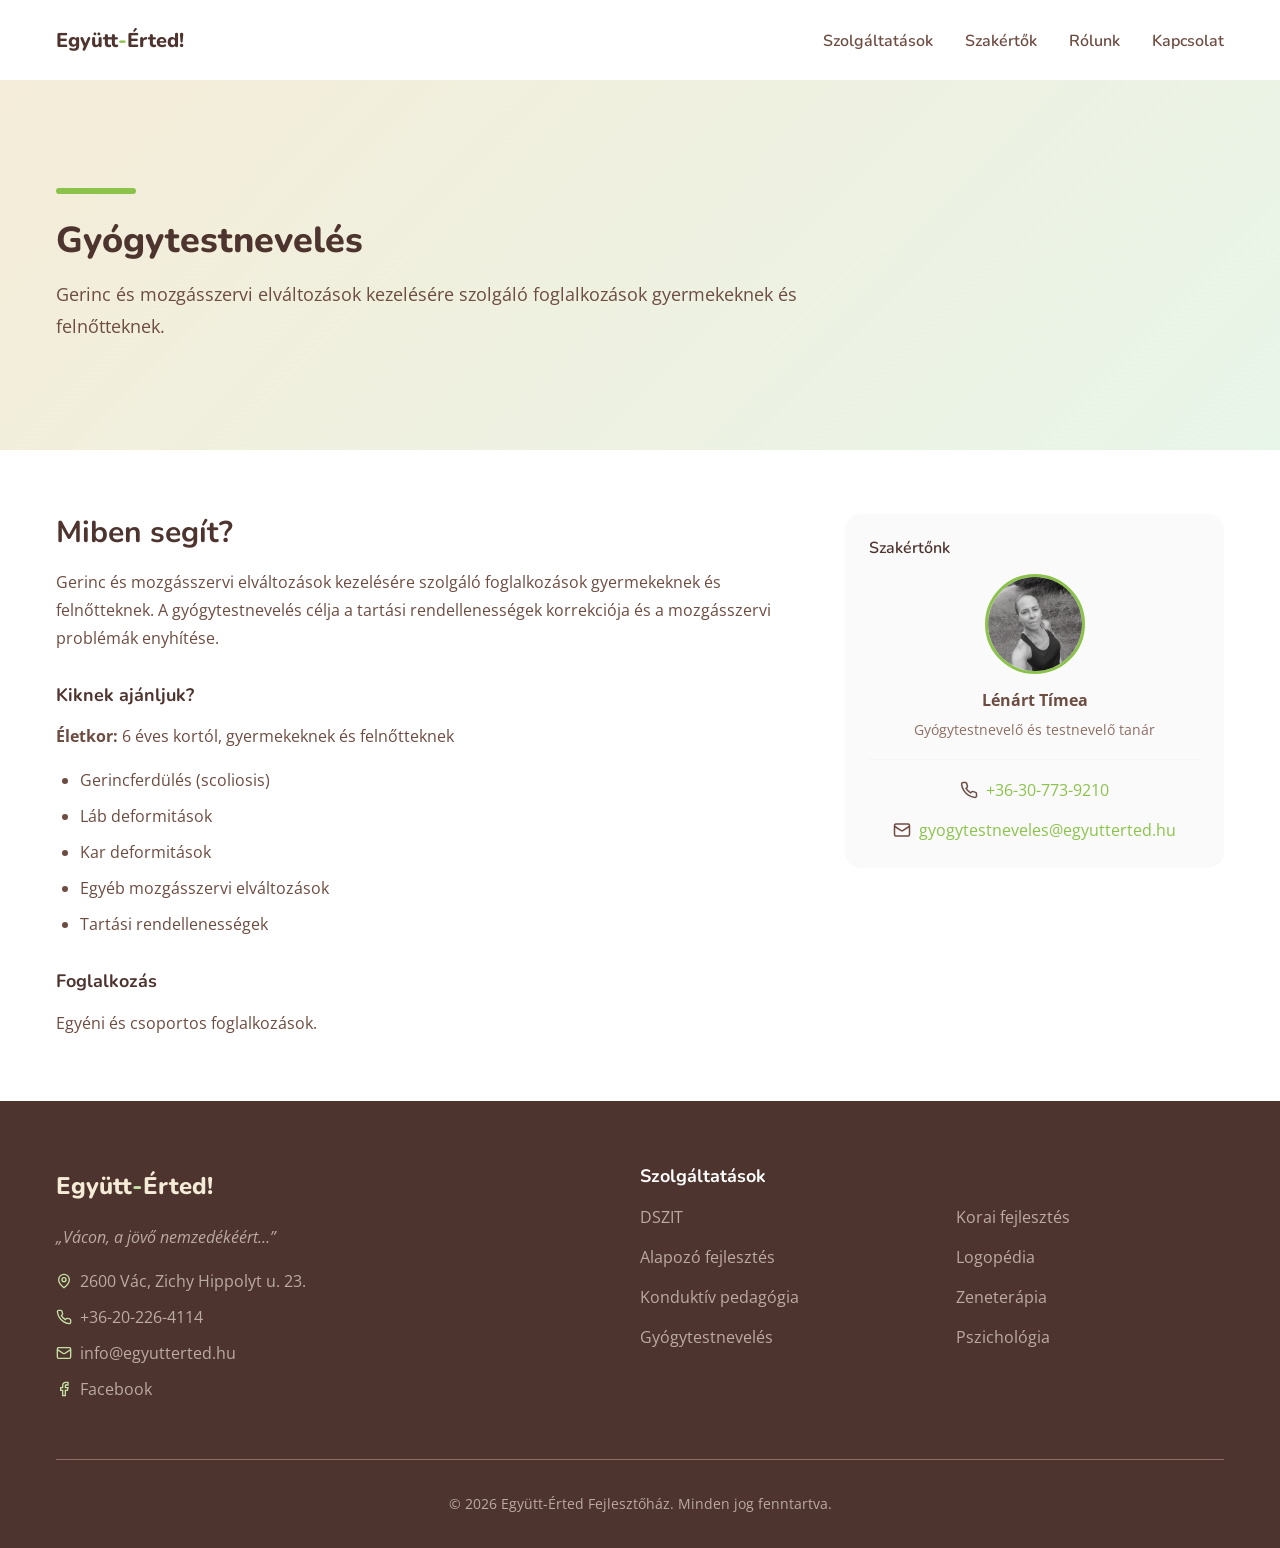
<file: szolgaltatasok/gyogytestneveles.html>
<!DOCTYPE html>
<html lang="hu">
<head>
  <meta charset="UTF-8">
  <meta name="viewport" content="width=device-width, initial-scale=1.0">
  <meta name="description" content="Gyógytestnevelés - Gerinc és mozgásszervi elváltozások kezelése gyermekeknek és felnőtteknek Vácon.">
  <title>Gyógytestnevelés | Együtt-Érted Fejlesztőház</title>
  <link rel="stylesheet" href="../css/style.css">
  <link rel="icon" type="image/svg+xml" href="../favicon.svg">
</head>
<body>
  <a href="#main" class="sr-only">Ugrás a tartalomhoz</a>

  <nav class="nav" id="nav">
    <div class="nav-container">
      <a href="../index.html" class="nav-logo">
        <span class="nav-logo-text">Együtt<span>-</span>Érted!</span>
      </a>
      <ul class="nav-menu" id="nav-menu">
        <li><a href="../index.html#szolgaltatasok" class="nav-link">Szolgáltatások</a></li>
        <li><a href="../index.html#szakertok" class="nav-link">Szakértők</a></li>
        <li><a href="../rolunk.html" class="nav-link">Rólunk</a></li>
        <li><a href="../index.html#kapcsolat" class="nav-link">Kapcsolat</a></li>
      </ul>
      <button class="nav-toggle" id="nav-toggle" aria-label="Menü megnyitása">
        <span></span><span></span><span></span>
      </button>
    </div>
  </nav>

  <main id="main">
    <section class="hero" style="min-height: 50vh; padding-bottom: var(--space-12);">
      <div class="container">
        <div style="max-width: 800px;">
          <div style="display: inline-block; height: 6px; width: 80px; background: var(--color-movement); border-radius: 3px; margin-bottom: var(--space-4);"></div>
          <h1 class="hero-title" style="font-size: var(--text-4xl);">Gyógytestnevelés</h1>
          <p class="hero-description" style="font-size: var(--text-lg); margin-top: var(--space-4);">
            Gerinc és mozgásszervi elváltozások kezelésére szolgáló foglalkozások gyermekeknek
            és felnőtteknek.
          </p>
        </div>
      </div>
    </section>

    <section class="section bg-white">
      <div class="container">
        <div class="service-detail-grid">
          <div class="service-detail-content">
            <h2>Miben segít?</h2>
            <p>
              Gerinc és mozgásszervi elváltozások kezelésére szolgáló foglalkozások gyermekeknek
              és felnőtteknek. A gyógytestnevelés célja a tartási rendellenességek korrekciója
              és a mozgásszervi problémák enyhítése.
            </p>

            <h3>Kiknek ajánljuk?</h3>
            <p><strong>Életkor:</strong> 6 éves kortól, gyermekeknek és felnőtteknek</p>
            <ul>
              <li>Gerincferdülés (scoliosis)</li>
              <li>Láb deformitások</li>
              <li>Kar deformitások</li>
              <li>Egyéb mozgásszervi elváltozások</li>
              <li>Tartási rendellenességek</li>
            </ul>

            <h3>Foglalkozás</h3>
            <p>Egyéni és csoportos foglalkozások.</p>
          </div>

          <div class="service-detail-sidebar">
            <h4>Szakértőnk</h4>

            <div class="therapist-card">
              <div class="therapist-photo">
                <img src="../assets/images/specialists/lenart-timea.jpg" alt="Lénárt Tímea">
              </div>
              <p class="therapist-name">Lénárt Tímea</p>
              <p class="therapist-title">Gyógytestnevelő és testnevelő tanár</p>
            </div>

            <div class="therapist-contact" style="text-align: center;">
              <div style="display: flex; align-items: center; justify-content: center; gap: var(--space-2); margin-bottom: var(--space-3);">
                <svg xmlns="http://www.w3.org/2000/svg" viewBox="0 0 24 24" fill="none" stroke="currentColor" stroke-width="2" style="width: 18px; height: 18px; flex-shrink: 0;"><path d="M22 16.92v3a2 2 0 0 1-2.18 2 19.79 19.79 0 0 1-8.63-3.07 19.5 19.5 0 0 1-6-6 19.79 19.79 0 0 1-3.07-8.67A2 2 0 0 1 4.11 2h3a2 2 0 0 1 2 1.72 12.84 12.84 0 0 0 .7 2.81 2 2 0 0 1-.45 2.11L8.09 9.91a16 16 0 0 0 6 6l1.27-1.27a2 2 0 0 1 2.11-.45 12.84 12.84 0 0 0 2.81.7A2 2 0 0 1 22 16.92z"/></svg>
                <a href="tel:+36307739210">+36-30-773-9210</a>
              </div>
              <div style="display: flex; align-items: center; justify-content: center; gap: var(--space-2);">
                <svg xmlns="http://www.w3.org/2000/svg" viewBox="0 0 24 24" fill="none" stroke="currentColor" stroke-width="2" style="width: 18px; height: 18px; flex-shrink: 0;"><rect width="20" height="16" x="2" y="4" rx="2"/><path d="m22 7-8.97 5.7a1.94 1.94 0 0 1-2.06 0L2 7"/></svg>
                <a href="mailto:gyogytestneveles@egyutterted.hu">gyogytestneveles@egyutterted.hu</a>
              </div>
            </div>
          </div>
        </div>
      </div>
    </section>
  </main>

  <footer class="footer">
    <div class="container">
      <div class="footer-grid">
        <div class="footer-brand">
          <div class="footer-logo">Együtt<span>-</span>Érted!</div>
          <p class="footer-tagline">„Vácon, a jövő nemzedékéért…”</p>
          <div class="footer-contact-item">
            <svg xmlns="http://www.w3.org/2000/svg" viewBox="0 0 24 24" fill="none" stroke="currentColor" stroke-width="2"><path d="M20 10c0 6-8 12-8 12s-8-6-8-12a8 8 0 0 1 16 0Z"/><circle cx="12" cy="10" r="3"/></svg>
            <a href="https://maps.google.com/?q=2600+Vác,+Zichy+Hippolyt+u.+23." target="_blank" rel="noopener">2600 Vác, Zichy Hippolyt u. 23.</a>
          </div>
          <div class="footer-contact-item">
            <svg xmlns="http://www.w3.org/2000/svg" viewBox="0 0 24 24" fill="none" stroke="currentColor" stroke-width="2"><path d="M22 16.92v3a2 2 0 0 1-2.18 2 19.79 19.79 0 0 1-8.63-3.07 19.5 19.5 0 0 1-6-6 19.79 19.79 0 0 1-3.07-8.67A2 2 0 0 1 4.11 2h3a2 2 0 0 1 2 1.72 12.84 12.84 0 0 0 .7 2.81 2 2 0 0 1-.45 2.11L8.09 9.91a16 16 0 0 0 6 6l1.27-1.27a2 2 0 0 1 2.11-.45 12.84 12.84 0 0 0 2.81.7A2 2 0 0 1 22 16.92z"/></svg>
            <a href="tel:+36202264114">+36-20-226-4114</a>
          </div>
          <div class="footer-contact-item">
            <svg xmlns="http://www.w3.org/2000/svg" viewBox="0 0 24 24" fill="none" stroke="currentColor" stroke-width="2"><rect width="20" height="16" x="2" y="4" rx="2"/><path d="m22 7-8.97 5.7a1.94 1.94 0 0 1-2.06 0L2 7"/></svg>
            <a href="mailto:info@egyutterted.hu">info@egyutterted.hu</a>
          </div>
          <div class="footer-contact-item">
            <svg xmlns="http://www.w3.org/2000/svg" viewBox="0 0 24 24" fill="none" stroke="currentColor" stroke-width="2"><path d="M18 2h-3a5 5 0 0 0-5 5v3H7v4h3v8h4v-8h3l1-4h-4V7a1 1 0 0 1 1-1h3z"/></svg>
            <a href="https://www.facebook.com/egyuttertedvac/" target="_blank" rel="noopener">Facebook</a>
          </div>
        </div>
        <div>
          <h4 class="footer-title">Szolgáltatások</h4>
          <nav class="footer-links">
            <a href="dszit.html">DSZIT</a>
            <a href="alapozo-terapia.html">Alapozó fejlesztés</a>
            <a href="konduktiv-pedagogia.html">Konduktív pedagógia</a>
            <a href="gyogytestneveles.html">Gyógytestnevelés</a>
          </nav>
        </div>
        <div>
          <h4 class="footer-title">&nbsp;</h4>
          <nav class="footer-links">
            <a href="korai-fejlesztes.html">Korai fejlesztés</a>
            <a href="logopedia.html">Logopédia</a>
            <a href="zeneterapia.html">Zeneterápia</a>
            <a href="pszichologia.html">Pszichológia</a>
          </nav>
        </div>
      </div>
      <div class="footer-bottom">
        <p>&copy; 2026 Együtt-Érted Fejlesztőház. Minden jog fenntartva.</p>
      </div>
    </div>
  </footer>

  <script src="../js/main.js"></script>
</body>
</html>
</file>
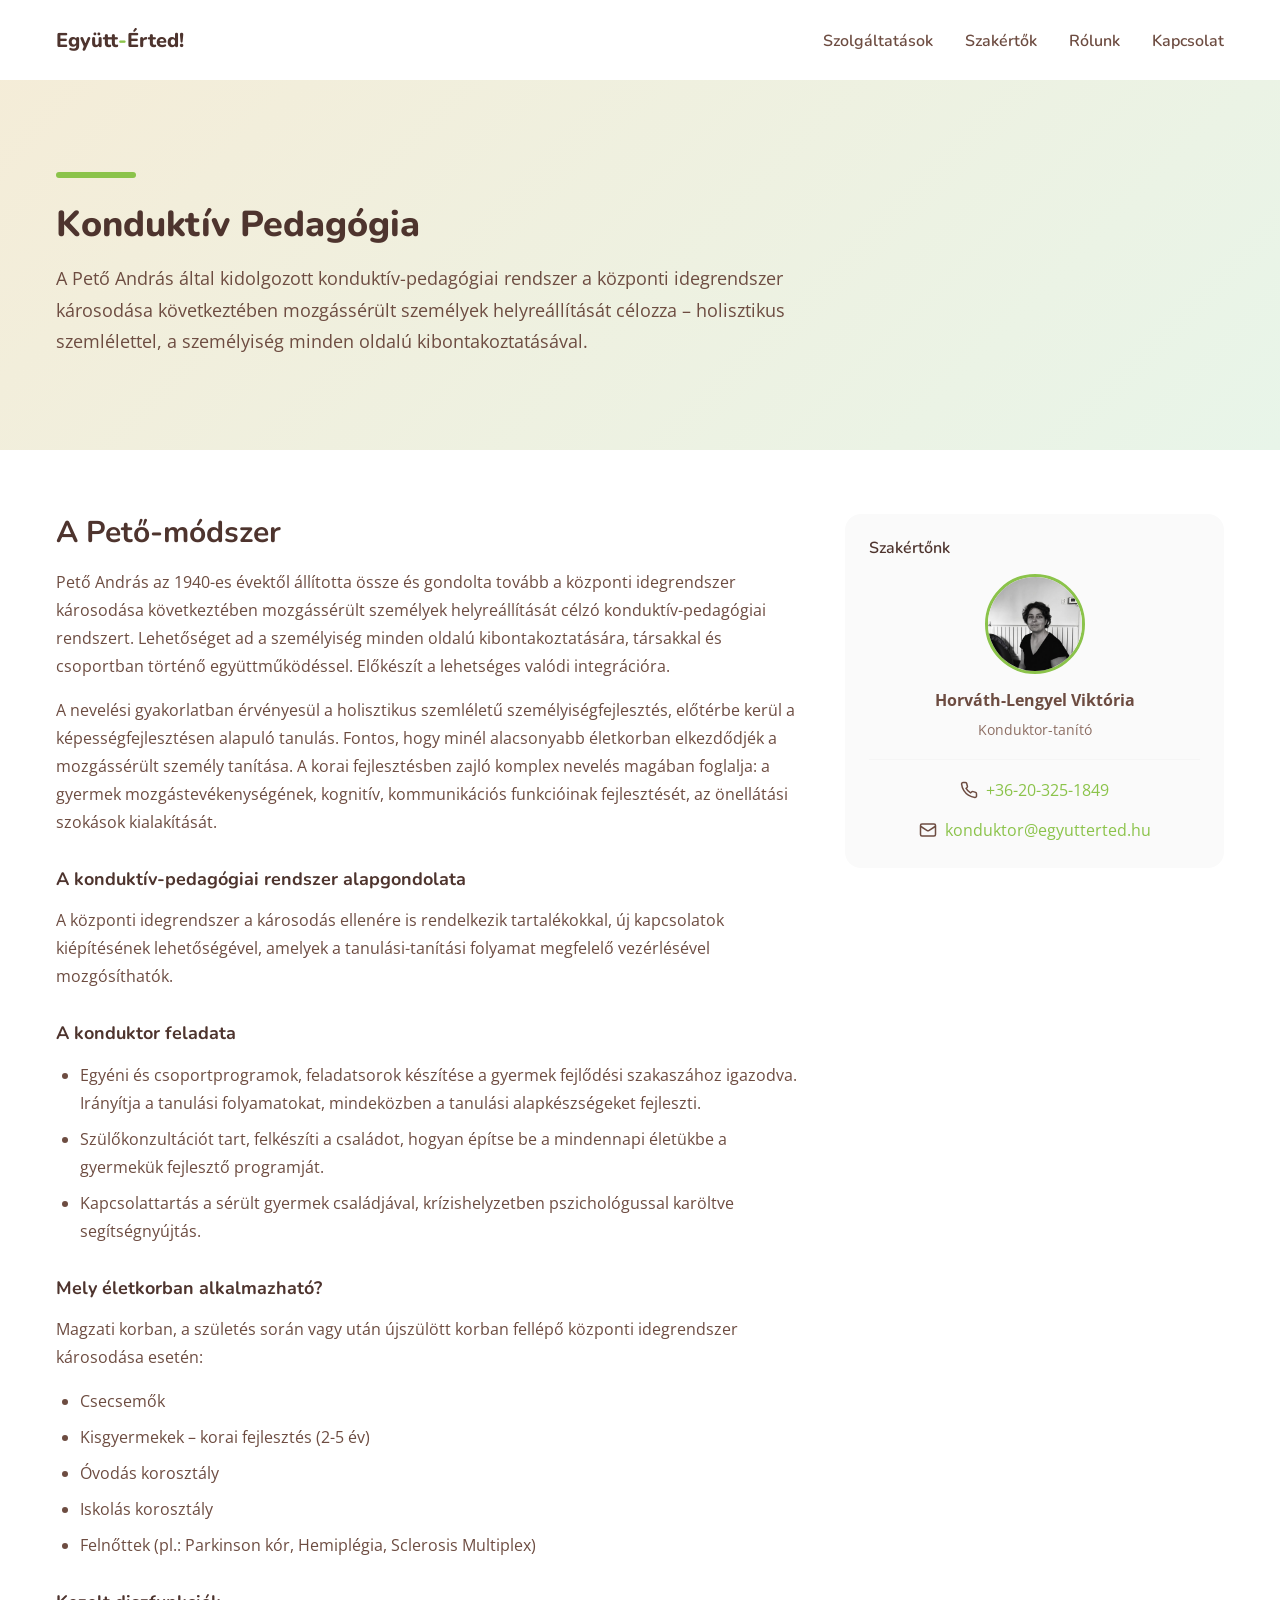
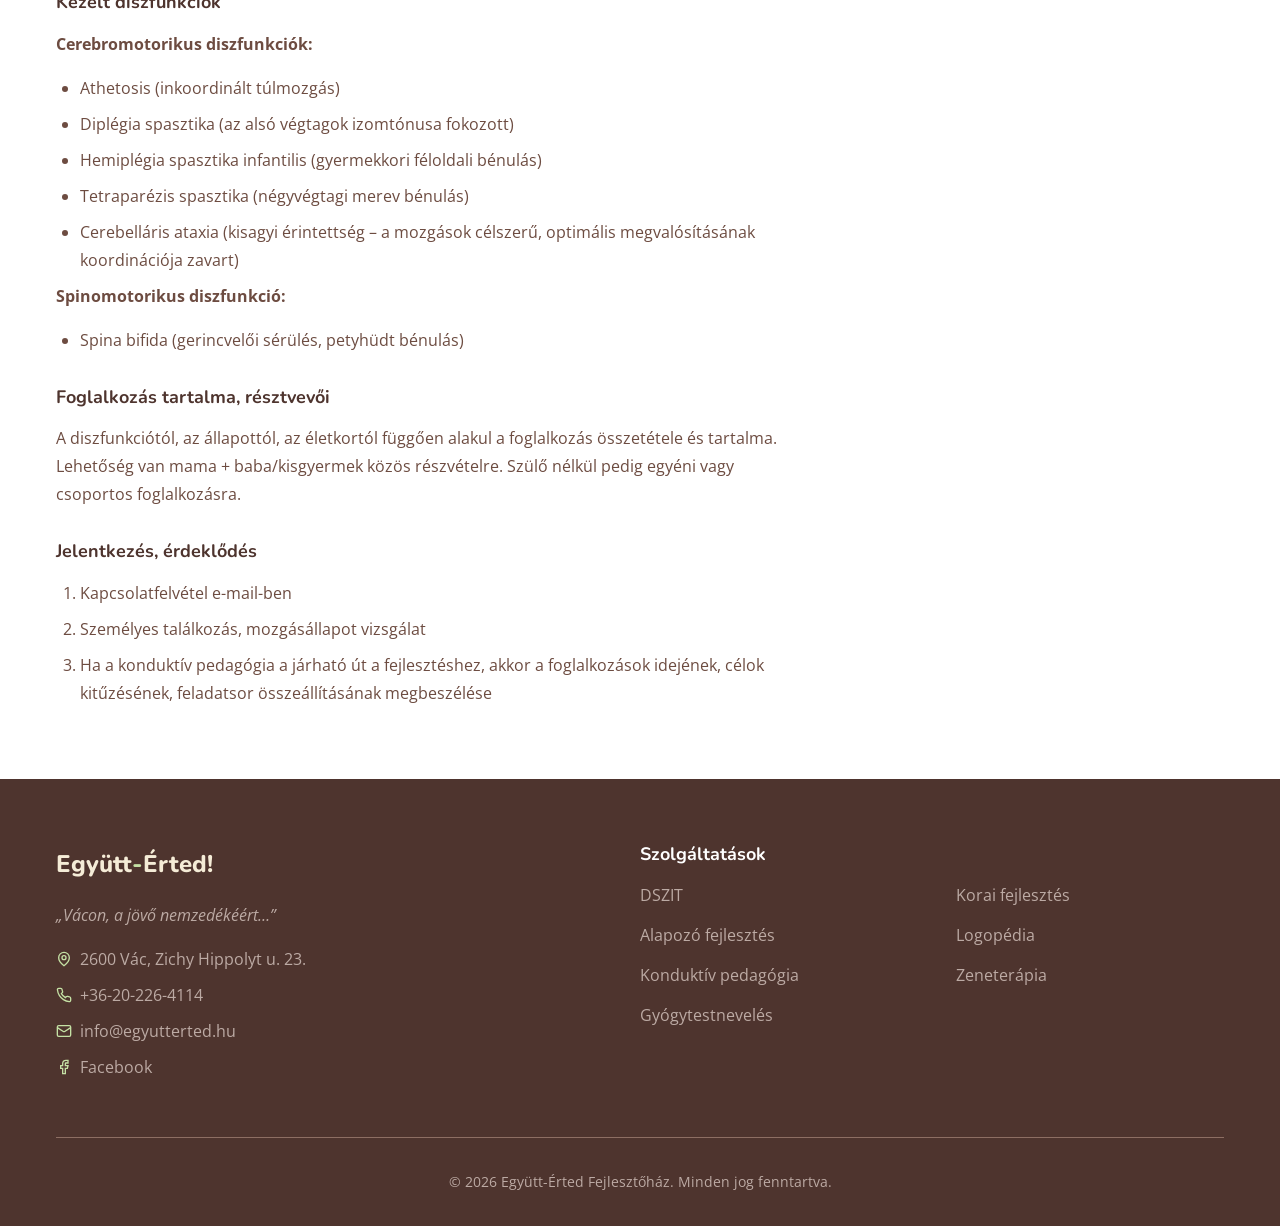
<file: szolgaltatasok/konduktiv-pedagogia.html>
<!DOCTYPE html>
<html lang="hu">
<head>
  <meta charset="UTF-8">
  <meta name="viewport" content="width=device-width, initial-scale=1.0">
  <meta name="description" content="Konduktív Pedagógia - Pető András módszere központi idegrendszer károsodás kezelésére csecsemőkortól felnőttkorig Vácon. Holisztikus személyiségfejlesztés, egyéni és csoportos foglalkozások.">
  <title>Konduktív Pedagógia | Együtt-Érted Fejlesztőház</title>
  <link rel="stylesheet" href="../css/style.css">
  <link rel="icon" type="image/svg+xml" href="../favicon.svg">
</head>
<body>
  <a href="#main" class="sr-only">Ugrás a tartalomhoz</a>

  <nav class="nav" id="nav">
    <div class="nav-container">
      <a href="../index.html" class="nav-logo">
        <span class="nav-logo-text">Együtt<span>-</span>Érted!</span>
      </a>
      <ul class="nav-menu" id="nav-menu">
        <li><a href="../index.html#szolgaltatasok" class="nav-link">Szolgáltatások</a></li>
        <li><a href="../index.html#szakertok" class="nav-link">Szakértők</a></li>
        <li><a href="../rolunk.html" class="nav-link">Rólunk</a></li>
        <li><a href="../index.html#kapcsolat" class="nav-link">Kapcsolat</a></li>
      </ul>
      <button class="nav-toggle" id="nav-toggle" aria-label="Menü megnyitása">
        <span></span><span></span><span></span>
      </button>
    </div>
  </nav>

  <main id="main">
    <section class="hero" style="min-height: 50vh; padding-bottom: var(--space-12);">
      <div class="container">
        <div style="max-width: 800px;">
          <div style="display: inline-block; height: 6px; width: 80px; background: var(--color-movement); border-radius: 3px; margin-bottom: var(--space-4);"></div>
          <h1 class="hero-title" style="font-size: var(--text-4xl);">Konduktív Pedagógia</h1>
          <p class="hero-description" style="font-size: var(--text-lg); margin-top: var(--space-4);">
            A Pető András által kidolgozott konduktív-pedagógiai rendszer a központi idegrendszer
            károsodása következtében mozgássérült személyek helyreállítását célozza – holisztikus
            szemlélettel, a személyiség minden oldalú kibontakoztatásával.
          </p>
        </div>
      </div>
    </section>

    <section class="section bg-white">
      <div class="container">
        <div class="service-detail-grid">
          <div class="service-detail-content">
            <h2>A Pető-módszer</h2>
            <p>
              Pető András az 1940-es évektől állította össze és gondolta tovább a központi idegrendszer
              károsodása következtében mozgássérült személyek helyreállítását célzó konduktív-pedagógiai
              rendszert. Lehetőséget ad a személyiség minden oldalú kibontakoztatására, társakkal és
              csoportban történő együttműködéssel. Előkészít a lehetséges valódi integrációra.
            </p>
            <p>
              A nevelési gyakorlatban érvényesül a holisztikus szemléletű személyiségfejlesztés, előtérbe
              kerül a képességfejlesztésen alapuló tanulás. Fontos, hogy minél alacsonyabb életkorban
              elkezdődjék a mozgássérült személy tanítása. A korai fejlesztésben zajló komplex nevelés
              magában foglalja: a gyermek mozgástevékenységének, kognitív, kommunikációs funkcióinak
              fejlesztését, az önellátási szokások kialakítását.
            </p>

            <h3>A konduktív-pedagógiai rendszer alapgondolata</h3>
            <p>
              A központi idegrendszer a károsodás ellenére is rendelkezik tartalékokkal, új kapcsolatok
              kiépítésének lehetőségével, amelyek a tanulási-tanítási folyamat megfelelő vezérlésével
              mozgósíthatók.
            </p>

            <h3>A konduktor feladata</h3>
            <ul>
              <li>Egyéni és csoportprogramok, feladatsorok készítése a gyermek fejlődési szakaszához igazodva. Irányítja a tanulási folyamatokat, mindeközben a tanulási alapkészségeket fejleszti.</li>
              <li>Szülőkonzultációt tart, felkészíti a családot, hogyan építse be a mindennapi életükbe a gyermekük fejlesztő programját.</li>
              <li>Kapcsolattartás a sérült gyermek családjával, krízishelyzetben pszichológussal karöltve segítségnyújtás.</li>
            </ul>

            <h3>Mely életkorban alkalmazható?</h3>
            <p>
              Magzati korban, a születés során vagy után újszülött korban fellépő központi idegrendszer
              károsodása esetén:
            </p>
            <ul>
              <li>Csecsemők</li>
              <li>Kisgyermekek – korai fejlesztés (2-5 év)</li>
              <li>Óvodás korosztály</li>
              <li>Iskolás korosztály</li>
              <li>Felnőttek (pl.: Parkinson kór, Hemiplégia, Sclerosis Multiplex)</li>
            </ul>

            <h3>Kezelt diszfunkciók</h3>
            <p><strong>Cerebromotorikus diszfunkciók:</strong></p>
            <ul>
              <li>Athetosis (inkoordinált túlmozgás)</li>
              <li>Diplégia spasztika (az alsó végtagok izomtónusa fokozott)</li>
              <li>Hemiplégia spasztika infantilis (gyermekkori féloldali bénulás)</li>
              <li>Tetraparézis spasztika (négyvégtagi merev bénulás)</li>
              <li>Cerebelláris ataxia (kisagyi érintettség – a mozgások célszerű, optimális megvalósításának koordinációja zavart)</li>
            </ul>
            <p><strong>Spinomotorikus diszfunkció:</strong></p>
            <ul>
              <li>Spina bifida (gerincvelői sérülés, petyhüdt bénulás)</li>
            </ul>

            <h3>Foglalkozás tartalma, résztvevői</h3>
            <p>
              A diszfunkciótól, az állapottól, az életkortól függően alakul a foglalkozás összetétele
              és tartalma. Lehetőség van mama + baba/kisgyermek közös részvételre. Szülő nélkül pedig
              egyéni vagy csoportos foglalkozásra.
            </p>

            <h3>Jelentkezés, érdeklődés</h3>
            <ol>
              <li>Kapcsolatfelvétel e-mail-ben</li>
              <li>Személyes találkozás, mozgásállapot vizsgálat</li>
              <li>Ha a konduktív pedagógia a járható út a fejlesztéshez, akkor a foglalkozások idejének, célok kitűzésének, feladatsor összeállításának megbeszélése</li>
            </ol>
          </div>

          <div class="service-detail-sidebar">
            <h4>Szakértőnk</h4>

            <div class="therapist-card">
              <div class="therapist-photo">
                <img src="../assets/images/specialists/horvath-lengyel-viktoria.jpg" alt="Horváth-Lengyel Viktória">
              </div>
              <p class="therapist-name">Horváth-Lengyel Viktória</p>
              <p class="therapist-title">Konduktor-tanító</p>
            </div>

            <div class="therapist-contact" style="text-align: center;">
              <div style="display: flex; align-items: center; justify-content: center; gap: var(--space-2); margin-bottom: var(--space-3);">
                <svg xmlns="http://www.w3.org/2000/svg" viewBox="0 0 24 24" fill="none" stroke="currentColor" stroke-width="2" style="width: 18px; height: 18px; flex-shrink: 0;"><path d="M22 16.92v3a2 2 0 0 1-2.18 2 19.79 19.79 0 0 1-8.63-3.07 19.5 19.5 0 0 1-6-6 19.79 19.79 0 0 1-3.07-8.67A2 2 0 0 1 4.11 2h3a2 2 0 0 1 2 1.72 12.84 12.84 0 0 0 .7 2.81 2 2 0 0 1-.45 2.11L8.09 9.91a16 16 0 0 0 6 6l1.27-1.27a2 2 0 0 1 2.11-.45 12.84 12.84 0 0 0 2.81.7A2 2 0 0 1 22 16.92z"/></svg>
                <a href="tel:+36203251849">+36-20-325-1849</a>
              </div>
              <div style="display: flex; align-items: center; justify-content: center; gap: var(--space-2);">
                <svg xmlns="http://www.w3.org/2000/svg" viewBox="0 0 24 24" fill="none" stroke="currentColor" stroke-width="2" style="width: 18px; height: 18px; flex-shrink: 0;"><rect width="20" height="16" x="2" y="4" rx="2"/><path d="m22 7-8.97 5.7a1.94 1.94 0 0 1-2.06 0L2 7"/></svg>
                <a href="mailto:konduktor@egyutterted.hu">konduktor@egyutterted.hu</a>
              </div>
            </div>
          </div>
        </div>
      </div>
    </section>
  </main>

  <footer class="footer">
    <div class="container">
      <div class="footer-grid">
        <div class="footer-brand">
          <div class="footer-logo">Együtt<span>-</span>Érted!</div>
          <p class="footer-tagline">„Vácon, a jövő nemzedékéért…”</p>
          <div class="footer-contact-item">
            <svg xmlns="http://www.w3.org/2000/svg" viewBox="0 0 24 24" fill="none" stroke="currentColor" stroke-width="2"><path d="M20 10c0 6-8 12-8 12s-8-6-8-12a8 8 0 0 1 16 0Z"/><circle cx="12" cy="10" r="3"/></svg>
            <a href="https://maps.google.com/?q=2600+Vác,+Zichy+Hippolyt+u.+23." target="_blank" rel="noopener">2600 Vác, Zichy Hippolyt u. 23.</a>
          </div>
          <div class="footer-contact-item">
            <svg xmlns="http://www.w3.org/2000/svg" viewBox="0 0 24 24" fill="none" stroke="currentColor" stroke-width="2"><path d="M22 16.92v3a2 2 0 0 1-2.18 2 19.79 19.79 0 0 1-8.63-3.07 19.5 19.5 0 0 1-6-6 19.79 19.79 0 0 1-3.07-8.67A2 2 0 0 1 4.11 2h3a2 2 0 0 1 2 1.72 12.84 12.84 0 0 0 .7 2.81 2 2 0 0 1-.45 2.11L8.09 9.91a16 16 0 0 0 6 6l1.27-1.27a2 2 0 0 1 2.11-.45 12.84 12.84 0 0 0 2.81.7A2 2 0 0 1 22 16.92z"/></svg>
            <a href="tel:+36202264114">+36-20-226-4114</a>
          </div>
          <div class="footer-contact-item">
            <svg xmlns="http://www.w3.org/2000/svg" viewBox="0 0 24 24" fill="none" stroke="currentColor" stroke-width="2"><rect width="20" height="16" x="2" y="4" rx="2"/><path d="m22 7-8.97 5.7a1.94 1.94 0 0 1-2.06 0L2 7"/></svg>
            <a href="mailto:info@egyutterted.hu">info@egyutterted.hu</a>
          </div>
          <div class="footer-contact-item">
            <svg xmlns="http://www.w3.org/2000/svg" viewBox="0 0 24 24" fill="none" stroke="currentColor" stroke-width="2"><path d="M18 2h-3a5 5 0 0 0-5 5v3H7v4h3v8h4v-8h3l1-4h-4V7a1 1 0 0 1 1-1h3z"/></svg>
            <a href="https://www.facebook.com/egyuttertedvac/" target="_blank" rel="noopener">Facebook</a>
          </div>
        </div>
        <div>
          <h4 class="footer-title">Szolgáltatások</h4>
          <nav class="footer-links">
            <a href="dszit.html">DSZIT</a>
            <a href="alapozo-terapia.html">Alapozó fejlesztés</a>
            <a href="konduktiv-pedagogia.html">Konduktív pedagógia</a>
            <a href="gyogytestneveles.html">Gyógytestnevelés</a>
          </nav>
        </div>
        <div>
          <h4 class="footer-title">&nbsp;</h4>
          <nav class="footer-links">
            <a href="korai-fejlesztes.html">Korai fejlesztés</a>
            <a href="logopedia.html">Logopédia</a>
            <a href="zeneterapia.html">Zeneterápia</a>
          </nav>
        </div>
      </div>
      <div class="footer-bottom">
        <p>&copy; 2026 Együtt-Érted Fejlesztőház. Minden jog fenntartva.</p>
      </div>
    </div>
  </footer>

  <script src="../js/main.js"></script>
</body>
</html>
</file>
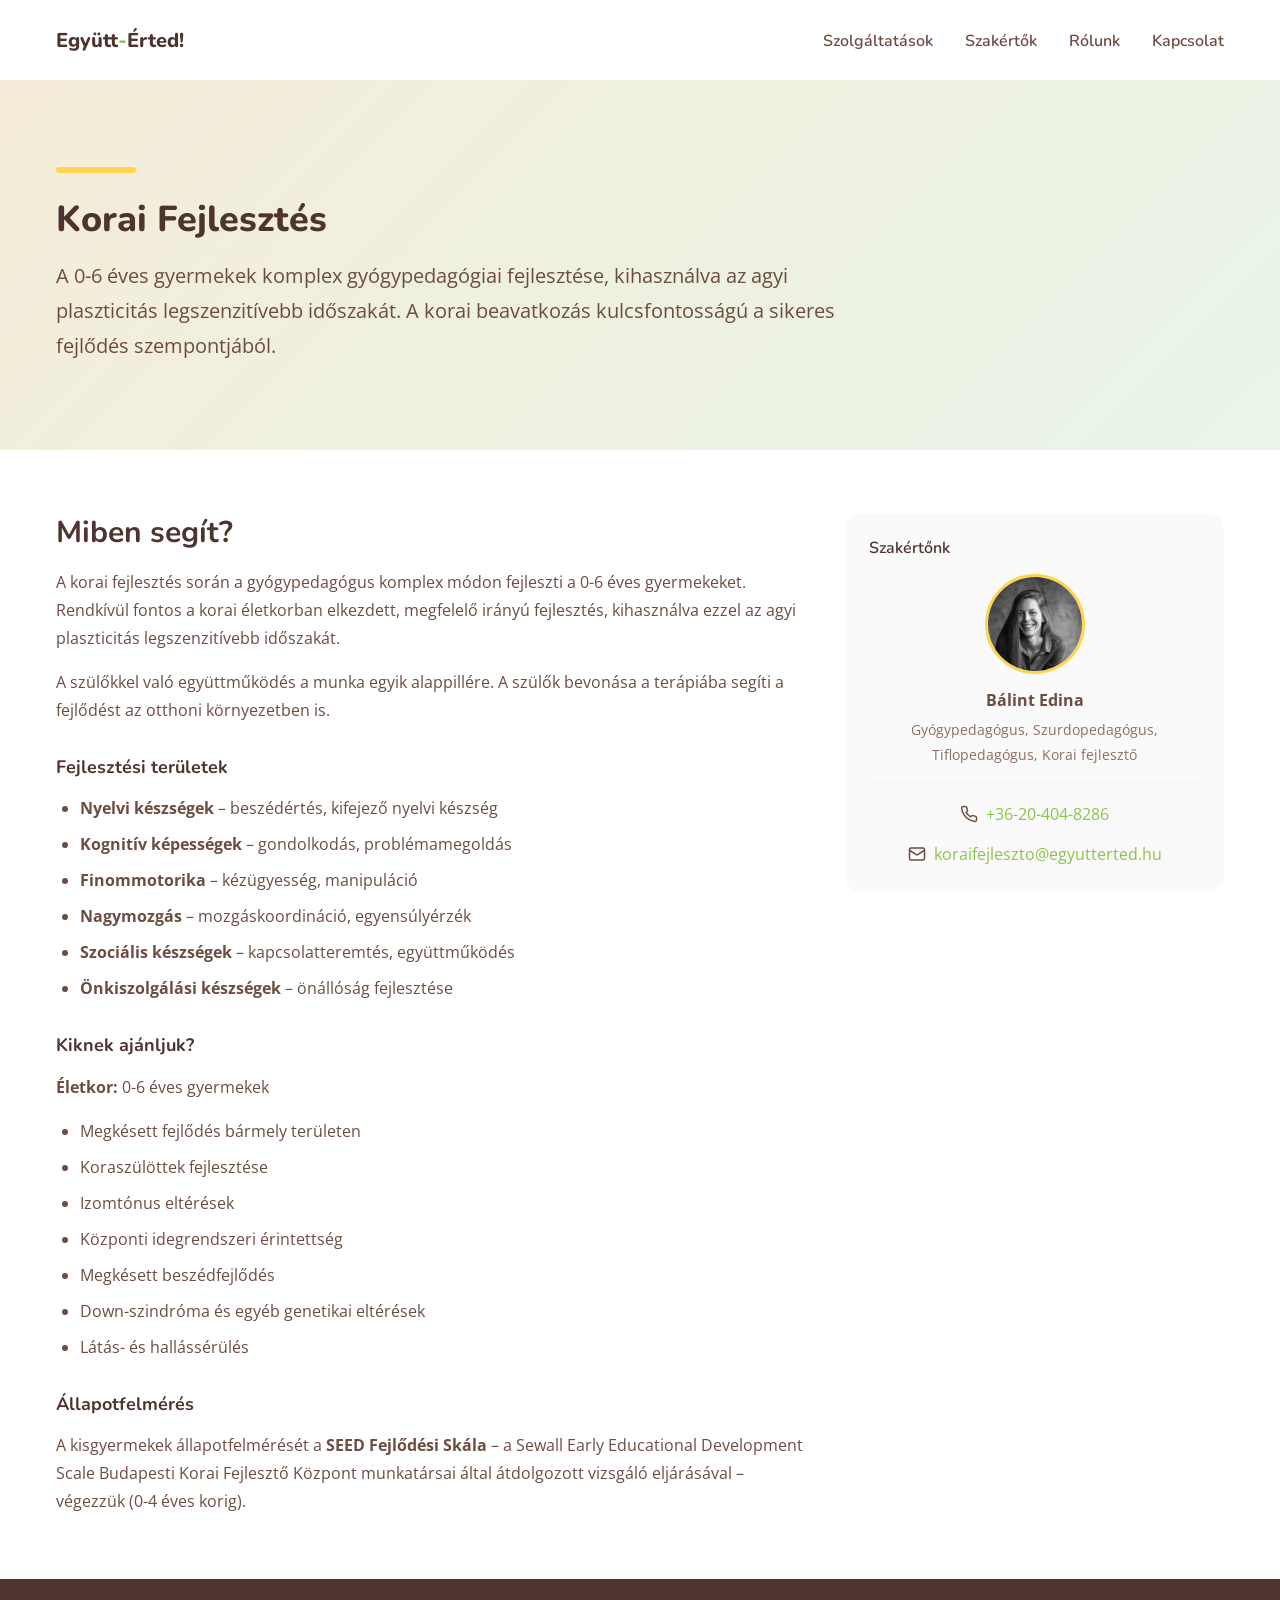
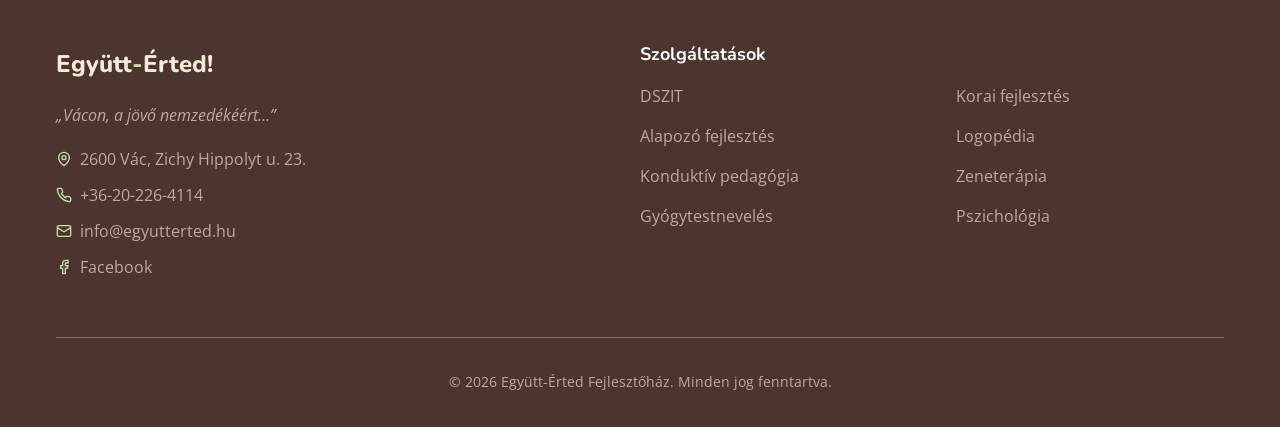
<file: szolgaltatasok/korai-fejlesztes.html>
<!DOCTYPE html>
<html lang="hu">
<head>
  <meta charset="UTF-8">
  <meta name="viewport" content="width=device-width, initial-scale=1.0">
  <meta name="description" content="Korai fejlesztés 0-6 éves gyermekeknek. Komplex gyógypedagógiai fejlesztés az agyi plaszticitás legszenzitívebb időszakában.">
  <title>Korai Fejlesztés | Együtt-Érted Fejlesztőház</title>
  <link rel="stylesheet" href="../css/style.css">
  <link rel="icon" type="image/svg+xml" href="../favicon.svg">
</head>
<body>
  <a href="#main" class="sr-only">Ugrás a tartalomhoz</a>

  <nav class="nav" id="nav">
    <div class="nav-container">
      <a href="../index.html" class="nav-logo">
        <span class="nav-logo-text">Együtt<span>-</span>Érted!</span>
      </a>
      <ul class="nav-menu" id="nav-menu">
        <li><a href="../index.html#szolgaltatasok" class="nav-link">Szolgáltatások</a></li>
        <li><a href="../index.html#szakertok" class="nav-link">Szakértők</a></li>
        <li><a href="../rolunk.html" class="nav-link">Rólunk</a></li>
        <li><a href="../index.html#kapcsolat" class="nav-link">Kapcsolat</a></li>
      </ul>
      <button class="nav-toggle" id="nav-toggle" aria-label="Menü megnyitása">
        <span></span><span></span><span></span>
      </button>
    </div>
  </nav>

  <main id="main">
    <section class="hero" style="min-height: 50vh; padding-bottom: var(--space-12);">
      <div class="container">
        <div style="max-width: 800px;">
          <div style="display: inline-block; height: 6px; width: 80px; background: var(--color-early-dev); border-radius: 3px; margin-bottom: var(--space-4);"></div>
          <h1 class="hero-title" style="font-size: var(--text-4xl);">Korai Fejlesztés</h1>
          <p class="hero-description" style="font-size: var(--text-xl); margin-top: var(--space-4);">
            A 0-6 éves gyermekek komplex gyógypedagógiai fejlesztése, kihasználva az agyi
            plaszticitás legszenzitívebb időszakát. A korai beavatkozás kulcsfontosságú
            a sikeres fejlődés szempontjából.
          </p>
        </div>
      </div>
    </section>

    <section class="section bg-white">
      <div class="container">
        <div class="service-detail-grid">
          <div class="service-detail-content">
            <h2>Miben segít?</h2>
            <p>
              A korai fejlesztés során a gyógypedagógus komplex módon fejleszti a 0-6 éves
              gyermekeket. Rendkívül fontos a korai életkorban elkezdett, megfelelő irányú
              fejlesztés, kihasználva ezzel az agyi plaszticitás legszenzitívebb időszakát.
            </p>
            <p>
              A szülőkkel való együttműködés a munka egyik alappillére. A szülők bevonása
              a terápiába segíti a fejlődést az otthoni környezetben is.
            </p>

            <h3>Fejlesztési területek</h3>
            <ul>
              <li><strong>Nyelvi készségek</strong> – beszédértés, kifejező nyelvi készség</li>
              <li><strong>Kognitív képességek</strong> – gondolkodás, problémamegoldás</li>
              <li><strong>Finommotorika</strong> – kézügyesség, manipuláció</li>
              <li><strong>Nagymozgás</strong> – mozgáskoordináció, egyensúlyérzék</li>
              <li><strong>Szociális készségek</strong> – kapcsolatteremtés, együttműködés</li>
              <li><strong>Önkiszolgálási készségek</strong> – önállóság fejlesztése</li>
            </ul>

            <h3>Kiknek ajánljuk?</h3>
            <p><strong>Életkor:</strong> 0-6 éves gyermekek</p>
            <ul>
              <li>Megkésett fejlődés bármely területen</li>
              <li>Koraszülöttek fejlesztése</li>
              <li>Izomtónus eltérések</li>
              <li>Központi idegrendszeri érintettség</li>
              <li>Megkésett beszédfejlődés</li>
              <li>Down-szindróma és egyéb genetikai eltérések</li>
              <li>Látás- és hallássérülés</li>
            </ul>

            <h3>Állapotfelmérés</h3>
            <p>
              A kisgyermekek állapotfelmérését a <strong>SEED Fejlődési Skála</strong> – a Sewall Early
              Educational Development Scale Budapesti Korai Fejlesztő Központ munkatársai által átdolgozott
              vizsgáló eljárásával – végezzük (0-4 éves korig).
            </p>
          </div>

          <div class="service-detail-sidebar">
            <h4>Szakértőnk</h4>

            <div class="therapist-card">
              <div class="therapist-photo" style="border-color: var(--color-early-dev);">
                <img src="../assets/images/specialists/balint-edina.jpg" alt="Bálint Edina">
              </div>
              <p class="therapist-name">Bálint Edina</p>
              <p class="therapist-title">Gyógypedagógus, Szurdopedagógus,<br>Tiflopedagógus, Korai fejlesztő</p>
            </div>

            <div class="therapist-contact" style="text-align: center;">
              <div style="display: flex; align-items: center; justify-content: center; gap: var(--space-2); margin-bottom: var(--space-3);">
                <svg xmlns="http://www.w3.org/2000/svg" viewBox="0 0 24 24" fill="none" stroke="currentColor" stroke-width="2" style="width: 18px; height: 18px; flex-shrink: 0;"><path d="M22 16.92v3a2 2 0 0 1-2.18 2 19.79 19.79 0 0 1-8.63-3.07 19.5 19.5 0 0 1-6-6 19.79 19.79 0 0 1-3.07-8.67A2 2 0 0 1 4.11 2h3a2 2 0 0 1 2 1.72 12.84 12.84 0 0 0 .7 2.81 2 2 0 0 1-.45 2.11L8.09 9.91a16 16 0 0 0 6 6l1.27-1.27a2 2 0 0 1 2.11-.45 12.84 12.84 0 0 0 2.81.7A2 2 0 0 1 22 16.92z"/></svg>
                <a href="tel:+36204048286">+36-20-404-8286</a>
              </div>
              <div style="display: flex; align-items: center; justify-content: center; gap: var(--space-2);">
                <svg xmlns="http://www.w3.org/2000/svg" viewBox="0 0 24 24" fill="none" stroke="currentColor" stroke-width="2" style="width: 18px; height: 18px; flex-shrink: 0;"><rect width="20" height="16" x="2" y="4" rx="2"/><path d="m22 7-8.97 5.7a1.94 1.94 0 0 1-2.06 0L2 7"/></svg>
                <a href="mailto:koraifejleszto@egyutterted.hu">koraifejleszto@egyutterted.hu</a>
              </div>
            </div>
          </div>
        </div>
      </div>
    </section>
  </main>

  <footer class="footer">
    <div class="container">
      <div class="footer-grid">
        <div class="footer-brand">
          <div class="footer-logo">Együtt<span>-</span>Érted!</div>
          <p class="footer-tagline">„Vácon, a jövő nemzedékéért…”</p>
          <div class="footer-contact-item">
            <svg xmlns="http://www.w3.org/2000/svg" viewBox="0 0 24 24" fill="none" stroke="currentColor" stroke-width="2"><path d="M20 10c0 6-8 12-8 12s-8-6-8-12a8 8 0 0 1 16 0Z"/><circle cx="12" cy="10" r="3"/></svg>
            <a href="https://maps.google.com/?q=2600+Vác,+Zichy+Hippolyt+u.+23." target="_blank" rel="noopener">2600 Vác, Zichy Hippolyt u. 23.</a>
          </div>
          <div class="footer-contact-item">
            <svg xmlns="http://www.w3.org/2000/svg" viewBox="0 0 24 24" fill="none" stroke="currentColor" stroke-width="2"><path d="M22 16.92v3a2 2 0 0 1-2.18 2 19.79 19.79 0 0 1-8.63-3.07 19.5 19.5 0 0 1-6-6 19.79 19.79 0 0 1-3.07-8.67A2 2 0 0 1 4.11 2h3a2 2 0 0 1 2 1.72 12.84 12.84 0 0 0 .7 2.81 2 2 0 0 1-.45 2.11L8.09 9.91a16 16 0 0 0 6 6l1.27-1.27a2 2 0 0 1 2.11-.45 12.84 12.84 0 0 0 2.81.7A2 2 0 0 1 22 16.92z"/></svg>
            <a href="tel:+36202264114">+36-20-226-4114</a>
          </div>
          <div class="footer-contact-item">
            <svg xmlns="http://www.w3.org/2000/svg" viewBox="0 0 24 24" fill="none" stroke="currentColor" stroke-width="2"><rect width="20" height="16" x="2" y="4" rx="2"/><path d="m22 7-8.97 5.7a1.94 1.94 0 0 1-2.06 0L2 7"/></svg>
            <a href="mailto:info@egyutterted.hu">info@egyutterted.hu</a>
          </div>
          <div class="footer-contact-item">
            <svg xmlns="http://www.w3.org/2000/svg" viewBox="0 0 24 24" fill="none" stroke="currentColor" stroke-width="2"><path d="M18 2h-3a5 5 0 0 0-5 5v3H7v4h3v8h4v-8h3l1-4h-4V7a1 1 0 0 1 1-1h3z"/></svg>
            <a href="https://www.facebook.com/egyuttertedvac/" target="_blank" rel="noopener">Facebook</a>
          </div>
        </div>
        <div>
          <h4 class="footer-title">Szolgáltatások</h4>
          <nav class="footer-links">
            <a href="dszit.html">DSZIT</a>
            <a href="alapozo-terapia.html">Alapozó fejlesztés</a>
            <a href="konduktiv-pedagogia.html">Konduktív pedagógia</a>
            <a href="gyogytestneveles.html">Gyógytestnevelés</a>
          </nav>
        </div>
        <div>
          <h4 class="footer-title">&nbsp;</h4>
          <nav class="footer-links">
            <a href="korai-fejlesztes.html">Korai fejlesztés</a>
            <a href="logopedia.html">Logopédia</a>
            <a href="zeneterapia.html">Zeneterápia</a>
            <a href="pszichologia.html">Pszichológia</a>
          </nav>
        </div>
      </div>
      <div class="footer-bottom">
        <p>&copy; 2026 Együtt-Érted Fejlesztőház. Minden jog fenntartva.</p>
      </div>
    </div>
  </footer>

  <script src="../js/main.js"></script>
</body>
</html>
</file>
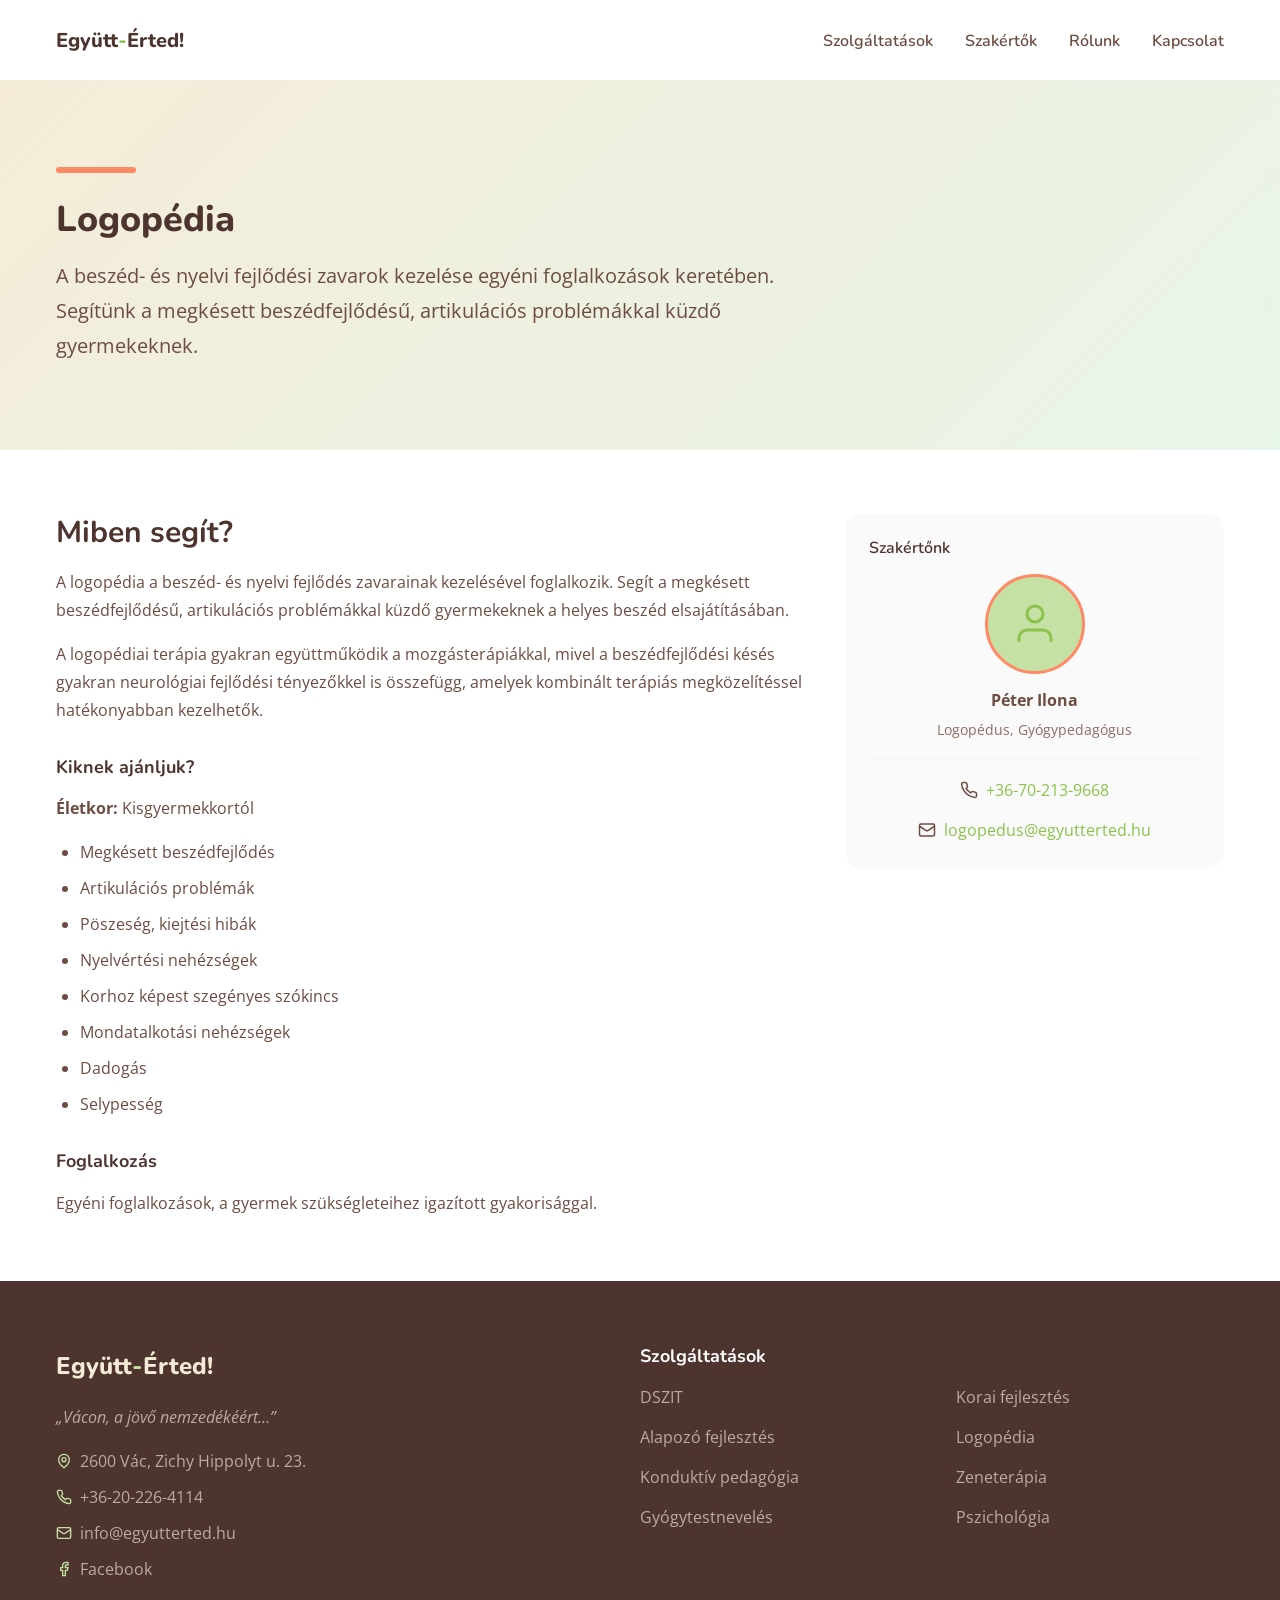
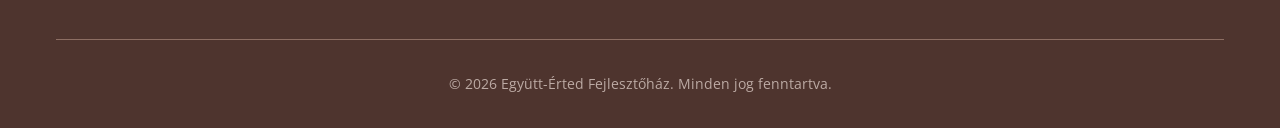
<file: szolgaltatasok/logopedia.html>
<!DOCTYPE html>
<html lang="hu">
<head>
  <meta charset="UTF-8">
  <meta name="viewport" content="width=device-width, initial-scale=1.0">
  <meta name="description" content="Logopédia - beszéd- és nyelvi fejlődési zavarok kezelése. Artikulációs problémák, megkésett beszédfejlődés terápiája Vácon.">
  <title>Logopédia | Együtt-Érted Fejlesztőház</title>
  <link rel="stylesheet" href="../css/style.css">
  <link rel="icon" type="image/svg+xml" href="../favicon.svg">
</head>
<body>
  <a href="#main" class="sr-only">Ugrás a tartalomhoz</a>

  <nav class="nav" id="nav">
    <div class="nav-container">
      <a href="../index.html" class="nav-logo">
        <span class="nav-logo-text">Együtt<span>-</span>Érted!</span>
      </a>
      <ul class="nav-menu" id="nav-menu">
        <li><a href="../index.html#szolgaltatasok" class="nav-link">Szolgáltatások</a></li>
        <li><a href="../index.html#szakertok" class="nav-link">Szakértők</a></li>
        <li><a href="../rolunk.html" class="nav-link">Rólunk</a></li>
        <li><a href="../index.html#kapcsolat" class="nav-link">Kapcsolat</a></li>
      </ul>
      <button class="nav-toggle" id="nav-toggle" aria-label="Menü megnyitása">
        <span></span><span></span><span></span>
      </button>
    </div>
  </nav>

  <main id="main">
    <section class="hero" style="min-height: 50vh; padding-bottom: var(--space-12);">
      <div class="container">
        <div style="max-width: 800px;">
          <div style="display: inline-block; height: 6px; width: 80px; background: var(--color-speech); border-radius: 3px; margin-bottom: var(--space-4);"></div>
          <h1 class="hero-title" style="font-size: var(--text-4xl);">Logopédia</h1>
          <p class="hero-description" style="font-size: var(--text-xl); margin-top: var(--space-4);">
            A beszéd- és nyelvi fejlődési zavarok kezelése egyéni foglalkozások keretében.
            Segítünk a megkésett beszédfejlődésű, artikulációs problémákkal küzdő gyermekeknek.
          </p>
        </div>
      </div>
    </section>

    <section class="section bg-white">
      <div class="container">
        <div class="service-detail-grid">
          <div class="service-detail-content">
            <h2>Miben segít?</h2>
            <p>
              A logopédia a beszéd- és nyelvi fejlődés zavarainak kezelésével foglalkozik.
              Segít a megkésett beszédfejlődésű, artikulációs problémákkal küzdő gyermekeknek
              a helyes beszéd elsajátításában.
            </p>
            <p>
              A logopédiai terápia gyakran együttműködik a mozgásterápiákkal, mivel a
              beszédfejlődési késés gyakran neurológiai fejlődési tényezőkkel is összefügg,
              amelyek kombinált terápiás megközelítéssel hatékonyabban kezelhetők.
            </p>

            <h3>Kiknek ajánljuk?</h3>
            <p><strong>Életkor:</strong> Kisgyermekkortól</p>
            <ul>
              <li>Megkésett beszédfejlődés</li>
              <li>Artikulációs problémák</li>
              <li>Pöszeség, kiejtési hibák</li>
              <li>Nyelvértési nehézségek</li>
              <li>Korhoz képest szegényes szókincs</li>
              <li>Mondatalkotási nehézségek</li>
              <li>Dadogás</li>
              <li>Selypesség</li>
            </ul>

            <h3>Foglalkozás</h3>
            <p>Egyéni foglalkozások, a gyermek szükségleteihez igazított gyakorisággal.</p>
          </div>

          <div class="service-detail-sidebar">
            <h4>Szakértőnk</h4>

            <div class="therapist-card">
              <div class="therapist-photo" style="display: flex; align-items: center; justify-content: center; background: var(--color-soft-green); border-color: var(--color-speech);">
                <svg xmlns="http://www.w3.org/2000/svg" viewBox="0 0 24 24" fill="none" stroke="var(--color-leaf-green)" stroke-width="1.5" style="width: 48px; height: 48px;"><path d="M20 21v-2a4 4 0 0 0-4-4H8a4 4 0 0 0-4 4v2"/><circle cx="12" cy="7" r="4"/></svg>
              </div>
              <p class="therapist-name">Péter Ilona</p>
              <p class="therapist-title">Logopédus, Gyógypedagógus</p>
            </div>

            <div class="therapist-contact" style="text-align: center;">
              <div style="display: flex; align-items: center; justify-content: center; gap: var(--space-2); margin-bottom: var(--space-3);">
                <svg xmlns="http://www.w3.org/2000/svg" viewBox="0 0 24 24" fill="none" stroke="currentColor" stroke-width="2" style="width: 18px; height: 18px; flex-shrink: 0;"><path d="M22 16.92v3a2 2 0 0 1-2.18 2 19.79 19.79 0 0 1-8.63-3.07 19.5 19.5 0 0 1-6-6 19.79 19.79 0 0 1-3.07-8.67A2 2 0 0 1 4.11 2h3a2 2 0 0 1 2 1.72 12.84 12.84 0 0 0 .7 2.81 2 2 0 0 1-.45 2.11L8.09 9.91a16 16 0 0 0 6 6l1.27-1.27a2 2 0 0 1 2.11-.45 12.84 12.84 0 0 0 2.81.7A2 2 0 0 1 22 16.92z"/></svg>
                <a href="tel:+36702139668">+36-70-213-9668</a>
              </div>
              <div style="display: flex; align-items: center; justify-content: center; gap: var(--space-2);">
                <svg xmlns="http://www.w3.org/2000/svg" viewBox="0 0 24 24" fill="none" stroke="currentColor" stroke-width="2" style="width: 18px; height: 18px; flex-shrink: 0;"><rect width="20" height="16" x="2" y="4" rx="2"/><path d="m22 7-8.97 5.7a1.94 1.94 0 0 1-2.06 0L2 7"/></svg>
                <a href="mailto:logopedus@egyutterted.hu">logopedus@egyutterted.hu</a>
              </div>
            </div>
          </div>
        </div>
      </div>
    </section>
  </main>

  <footer class="footer">
    <div class="container">
      <div class="footer-grid">
        <div class="footer-brand">
          <div class="footer-logo">Együtt<span>-</span>Érted!</div>
          <p class="footer-tagline">„Vácon, a jövő nemzedékéért…”</p>
          <div class="footer-contact-item">
            <svg xmlns="http://www.w3.org/2000/svg" viewBox="0 0 24 24" fill="none" stroke="currentColor" stroke-width="2"><path d="M20 10c0 6-8 12-8 12s-8-6-8-12a8 8 0 0 1 16 0Z"/><circle cx="12" cy="10" r="3"/></svg>
            <a href="https://maps.google.com/?q=2600+Vác,+Zichy+Hippolyt+u.+23." target="_blank" rel="noopener">2600 Vác, Zichy Hippolyt u. 23.</a>
          </div>
          <div class="footer-contact-item">
            <svg xmlns="http://www.w3.org/2000/svg" viewBox="0 0 24 24" fill="none" stroke="currentColor" stroke-width="2"><path d="M22 16.92v3a2 2 0 0 1-2.18 2 19.79 19.79 0 0 1-8.63-3.07 19.5 19.5 0 0 1-6-6 19.79 19.79 0 0 1-3.07-8.67A2 2 0 0 1 4.11 2h3a2 2 0 0 1 2 1.72 12.84 12.84 0 0 0 .7 2.81 2 2 0 0 1-.45 2.11L8.09 9.91a16 16 0 0 0 6 6l1.27-1.27a2 2 0 0 1 2.11-.45 12.84 12.84 0 0 0 2.81.7A2 2 0 0 1 22 16.92z"/></svg>
            <a href="tel:+36202264114">+36-20-226-4114</a>
          </div>
          <div class="footer-contact-item">
            <svg xmlns="http://www.w3.org/2000/svg" viewBox="0 0 24 24" fill="none" stroke="currentColor" stroke-width="2"><rect width="20" height="16" x="2" y="4" rx="2"/><path d="m22 7-8.97 5.7a1.94 1.94 0 0 1-2.06 0L2 7"/></svg>
            <a href="mailto:info@egyutterted.hu">info@egyutterted.hu</a>
          </div>
          <div class="footer-contact-item">
            <svg xmlns="http://www.w3.org/2000/svg" viewBox="0 0 24 24" fill="none" stroke="currentColor" stroke-width="2"><path d="M18 2h-3a5 5 0 0 0-5 5v3H7v4h3v8h4v-8h3l1-4h-4V7a1 1 0 0 1 1-1h3z"/></svg>
            <a href="https://www.facebook.com/egyuttertedvac/" target="_blank" rel="noopener">Facebook</a>
          </div>
        </div>
        <div>
          <h4 class="footer-title">Szolgáltatások</h4>
          <nav class="footer-links">
            <a href="dszit.html">DSZIT</a>
            <a href="alapozo-terapia.html">Alapozó fejlesztés</a>
            <a href="konduktiv-pedagogia.html">Konduktív pedagógia</a>
            <a href="gyogytestneveles.html">Gyógytestnevelés</a>
          </nav>
        </div>
        <div>
          <h4 class="footer-title">&nbsp;</h4>
          <nav class="footer-links">
            <a href="korai-fejlesztes.html">Korai fejlesztés</a>
            <a href="logopedia.html">Logopédia</a>
            <a href="zeneterapia.html">Zeneterápia</a>
            <a href="pszichologia.html">Pszichológia</a>
          </nav>
        </div>
      </div>
      <div class="footer-bottom">
        <p>&copy; 2026 Együtt-Érted Fejlesztőház. Minden jog fenntartva.</p>
      </div>
    </div>
  </footer>

  <script src="../js/main.js"></script>
</body>
</html>
</file>
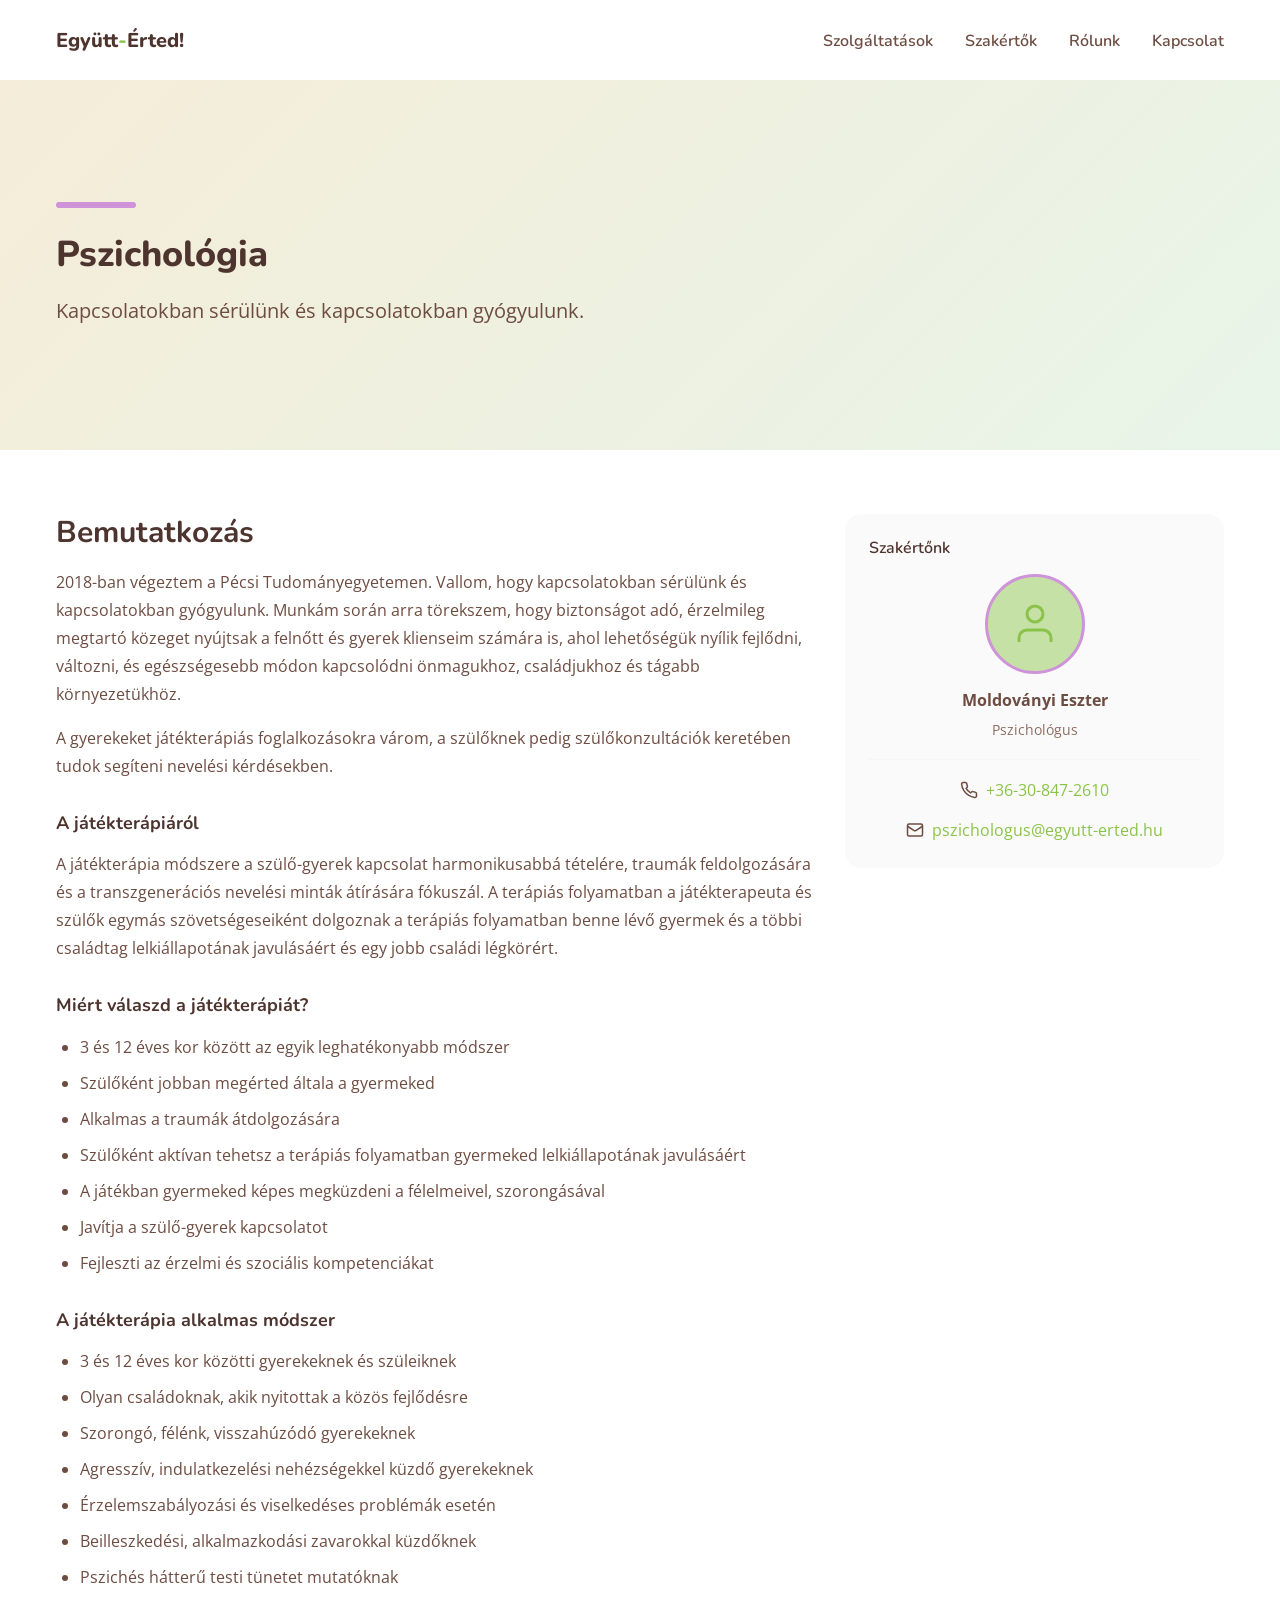
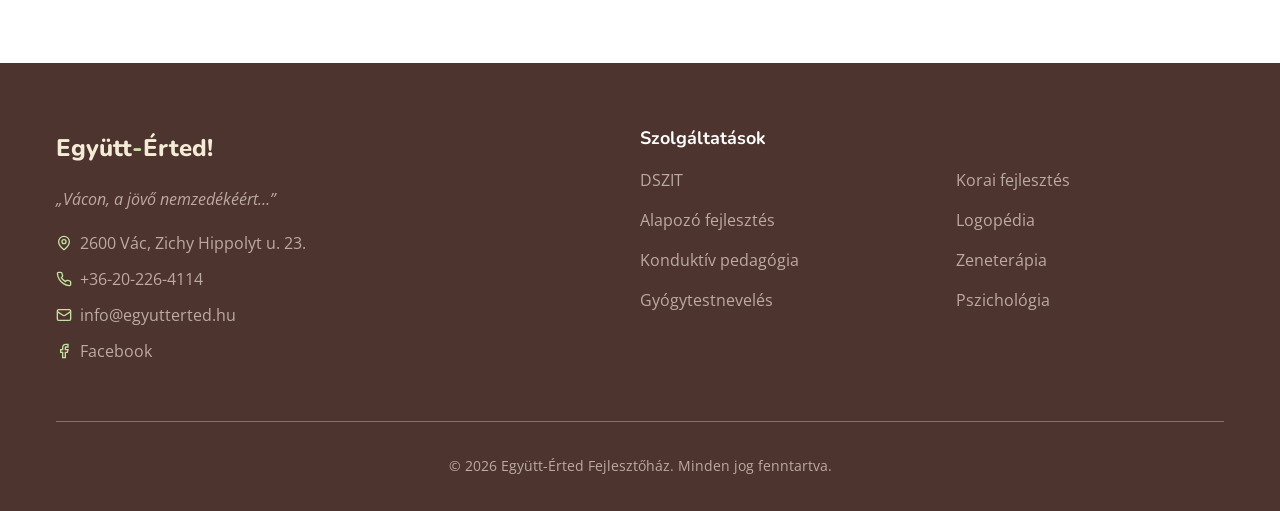
<file: szolgaltatasok/pszichologia.html>
<!DOCTYPE html>
<html lang="hu">
<head>
  <meta charset="UTF-8">
  <meta name="viewport" content="width=device-width, initial-scale=1.0">
  <meta name="description" content="Pszichológia és játékterápia Vácon - játékterápiás foglalkozások 3-12 éves gyermekeknek és szülőkonzultáció nevelési kérdésekben.">
  <title>Pszichológia | Együtt-Érted Fejlesztőház</title>
  <link rel="stylesheet" href="../css/style.css">
  <link rel="icon" type="image/svg+xml" href="../favicon.svg">
</head>
<body>
  <a href="#main" class="sr-only">Ugrás a tartalomhoz</a>

  <nav class="nav" id="nav">
    <div class="nav-container">
      <a href="../index.html" class="nav-logo">
        <span class="nav-logo-text">Együtt<span>-</span>Érted!</span>
      </a>
      <ul class="nav-menu" id="nav-menu">
        <li><a href="../index.html#szolgaltatasok" class="nav-link">Szolgáltatások</a></li>
        <li><a href="../index.html#szakertok" class="nav-link">Szakértők</a></li>
        <li><a href="../rolunk.html" class="nav-link">Rólunk</a></li>
        <li><a href="../index.html#kapcsolat" class="nav-link">Kapcsolat</a></li>
      </ul>
      <button class="nav-toggle" id="nav-toggle" aria-label="Menü megnyitása">
        <span></span><span></span><span></span>
      </button>
    </div>
  </nav>

  <main id="main">
    <section class="hero" style="min-height: 50vh; padding-bottom: var(--space-12);">
      <div class="container">
        <div style="max-width: 800px;">
          <div style="display: inline-block; height: 6px; width: 80px; background: var(--color-psychology); border-radius: 3px; margin-bottom: var(--space-4);"></div>
          <h1 class="hero-title" style="font-size: var(--text-4xl);">Pszichológia</h1>
          <p class="hero-description" style="font-size: var(--text-xl); margin-top: var(--space-4);">
            Kapcsolatokban sérülünk és kapcsolatokban gyógyulunk.
          </p>
        </div>
      </div>
    </section>

    <section class="section bg-white">
      <div class="container">
        <div class="service-detail-grid">
          <div class="service-detail-content">
            <h2>Bemutatkozás</h2>
            <p>
              2018-ban végeztem a Pécsi Tudományegyetemen. Vallom, hogy kapcsolatokban sérülünk és
              kapcsolatokban gyógyulunk. Munkám során arra törekszem, hogy biztonságot adó, érzelmileg
              megtartó közeget nyújtsak a felnőtt és gyerek klienseim számára is, ahol lehetőségük nyílik fejlődni,
              változni, és egészségesebb módon kapcsolódni önmagukhoz, családjukhoz és tágabb környezetükhöz.
            </p>
            <p>
              A gyerekeket játékterápiás foglalkozásokra várom, a szülőknek pedig szülőkonzultációk keretében
              tudok segíteni nevelési kérdésekben.
            </p>

            <h3>A játékterápiáról</h3>
            <p>
              A játékterápia módszere a szülő-gyerek kapcsolat harmonikusabbá tételére, traumák feldolgozására
              és a transzgenerációs nevelési minták átírására fókuszál. A terápiás folyamatban a játékterapeuta és
              szülők egymás szövetségeseiként dolgoznak a terápiás folyamatban benne lévő gyermek és a többi
              családtag lelkiállapotának javulásáért és egy jobb családi légkörért.
            </p>

            <h3>Miért válaszd a játékterápiát?</h3>
            <ul>
              <li>3 és 12 éves kor között az egyik leghatékonyabb módszer</li>
              <li>Szülőként jobban megérted általa a gyermeked</li>
              <li>Alkalmas a traumák átdolgozására</li>
              <li>Szülőként aktívan tehetsz a terápiás folyamatban gyermeked lelkiállapotának javulásáért</li>
              <li>A játékban gyermeked képes megküzdeni a félelmeivel, szorongásával</li>
              <li>Javítja a szülő-gyerek kapcsolatot</li>
              <li>Fejleszti az érzelmi és szociális kompetenciákat</li>
            </ul>

            <h3>A játékterápia alkalmas módszer</h3>
            <ul>
              <li>3 és 12 éves kor közötti gyerekeknek és szüleiknek</li>
              <li>Olyan családoknak, akik nyitottak a közös fejlődésre</li>
              <li>Szorongó, félénk, visszahúzódó gyerekeknek</li>
              <li>Agresszív, indulatkezelési nehézségekkel küzdő gyerekeknek</li>
              <li>Érzelemszabályozási és viselkedéses problémák esetén</li>
              <li>Beilleszkedési, alkalmazkodási zavarokkal küzdőknek</li>
              <li>Pszichés hátterű testi tünetet mutatóknak</li>
            </ul>
          </div>

          <div class="service-detail-sidebar">
            <h4>Szakértőnk</h4>

            <div class="therapist-card">
              <div class="therapist-photo" style="border-color: var(--color-psychology); background: var(--color-soft-green); display: flex; align-items: center; justify-content: center;">
                <svg xmlns="http://www.w3.org/2000/svg" viewBox="0 0 24 24" fill="none" stroke="var(--color-leaf-green)" stroke-width="1.5" style="width: 48px; height: 48px;"><path d="M20 21v-2a4 4 0 0 0-4-4H8a4 4 0 0 0-4 4v2"/><circle cx="12" cy="7" r="4"/></svg>
              </div>
              <p class="therapist-name">Moldoványi Eszter</p>
              <p class="therapist-title">Pszichológus</p>
            </div>

            <div class="therapist-contact" style="text-align: center;">
              <div style="display: flex; align-items: center; justify-content: center; gap: var(--space-2); margin-bottom: var(--space-3);">
                <svg xmlns="http://www.w3.org/2000/svg" viewBox="0 0 24 24" fill="none" stroke="currentColor" stroke-width="2" style="width: 18px; height: 18px; flex-shrink: 0;"><path d="M22 16.92v3a2 2 0 0 1-2.18 2 19.79 19.79 0 0 1-8.63-3.07 19.5 19.5 0 0 1-6-6 19.79 19.79 0 0 1-3.07-8.67A2 2 0 0 1 4.11 2h3a2 2 0 0 1 2 1.72 12.84 12.84 0 0 0 .7 2.81 2 2 0 0 1-.45 2.11L8.09 9.91a16 16 0 0 0 6 6l1.27-1.27a2 2 0 0 1 2.11-.45 12.84 12.84 0 0 0 2.81.7A2 2 0 0 1 22 16.92z"/></svg>
                <a href="tel:+36308472610">+36-30-847-2610</a>
              </div>
              <div style="display: flex; align-items: center; justify-content: center; gap: var(--space-2);">
                <svg xmlns="http://www.w3.org/2000/svg" viewBox="0 0 24 24" fill="none" stroke="currentColor" stroke-width="2" style="width: 18px; height: 18px; flex-shrink: 0;"><rect width="20" height="16" x="2" y="4" rx="2"/><path d="m22 7-8.97 5.7a1.94 1.94 0 0 1-2.06 0L2 7"/></svg>
                <a href="mailto:pszichologus@egyutt-erted.hu">pszichologus@egyutt-erted.hu</a>
              </div>
            </div>
          </div>
        </div>
      </div>
    </section>
  </main>

  <footer class="footer">
    <div class="container">
      <div class="footer-grid">
        <div class="footer-brand">
          <div class="footer-logo">Együtt<span>-</span>Érted!</div>
          <p class="footer-tagline">„Vácon, a jövő nemzedékéért…”</p>
          <div class="footer-contact-item">
            <svg xmlns="http://www.w3.org/2000/svg" viewBox="0 0 24 24" fill="none" stroke="currentColor" stroke-width="2"><path d="M20 10c0 6-8 12-8 12s-8-6-8-12a8 8 0 0 1 16 0Z"/><circle cx="12" cy="10" r="3"/></svg>
            <a href="https://maps.google.com/?q=2600+Vác,+Zichy+Hippolyt+u.+23." target="_blank" rel="noopener">2600 Vác, Zichy Hippolyt u. 23.</a>
          </div>
          <div class="footer-contact-item">
            <svg xmlns="http://www.w3.org/2000/svg" viewBox="0 0 24 24" fill="none" stroke="currentColor" stroke-width="2"><path d="M22 16.92v3a2 2 0 0 1-2.18 2 19.79 19.79 0 0 1-8.63-3.07 19.5 19.5 0 0 1-6-6 19.79 19.79 0 0 1-3.07-8.67A2 2 0 0 1 4.11 2h3a2 2 0 0 1 2 1.72 12.84 12.84 0 0 0 .7 2.81 2 2 0 0 1-.45 2.11L8.09 9.91a16 16 0 0 0 6 6l1.27-1.27a2 2 0 0 1 2.11-.45 12.84 12.84 0 0 0 2.81.7A2 2 0 0 1 22 16.92z"/></svg>
            <a href="tel:+36202264114">+36-20-226-4114</a>
          </div>
          <div class="footer-contact-item">
            <svg xmlns="http://www.w3.org/2000/svg" viewBox="0 0 24 24" fill="none" stroke="currentColor" stroke-width="2"><rect width="20" height="16" x="2" y="4" rx="2"/><path d="m22 7-8.97 5.7a1.94 1.94 0 0 1-2.06 0L2 7"/></svg>
            <a href="mailto:info@egyutterted.hu">info@egyutterted.hu</a>
          </div>
          <div class="footer-contact-item">
            <svg xmlns="http://www.w3.org/2000/svg" viewBox="0 0 24 24" fill="none" stroke="currentColor" stroke-width="2"><path d="M18 2h-3a5 5 0 0 0-5 5v3H7v4h3v8h4v-8h3l1-4h-4V7a1 1 0 0 1 1-1h3z"/></svg>
            <a href="https://www.facebook.com/egyuttertedvac/" target="_blank" rel="noopener">Facebook</a>
          </div>
        </div>
        <div>
          <h4 class="footer-title">Szolgáltatások</h4>
          <nav class="footer-links">
            <a href="dszit.html">DSZIT</a>
            <a href="alapozo-terapia.html">Alapozó fejlesztés</a>
            <a href="konduktiv-pedagogia.html">Konduktív pedagógia</a>
            <a href="gyogytestneveles.html">Gyógytestnevelés</a>
          </nav>
        </div>
        <div>
          <h4 class="footer-title">&nbsp;</h4>
          <nav class="footer-links">
            <a href="korai-fejlesztes.html">Korai fejlesztés</a>
            <a href="logopedia.html">Logopédia</a>
            <a href="zeneterapia.html">Zeneterápia</a>
            <a href="pszichologia.html">Pszichológia</a>
          </nav>
        </div>
      </div>
      <div class="footer-bottom">
        <p>&copy; 2026 Együtt-Érted Fejlesztőház. Minden jog fenntartva.</p>
      </div>
    </div>
  </footer>

  <script src="../js/main.js"></script>
</body>
</html>
</file>
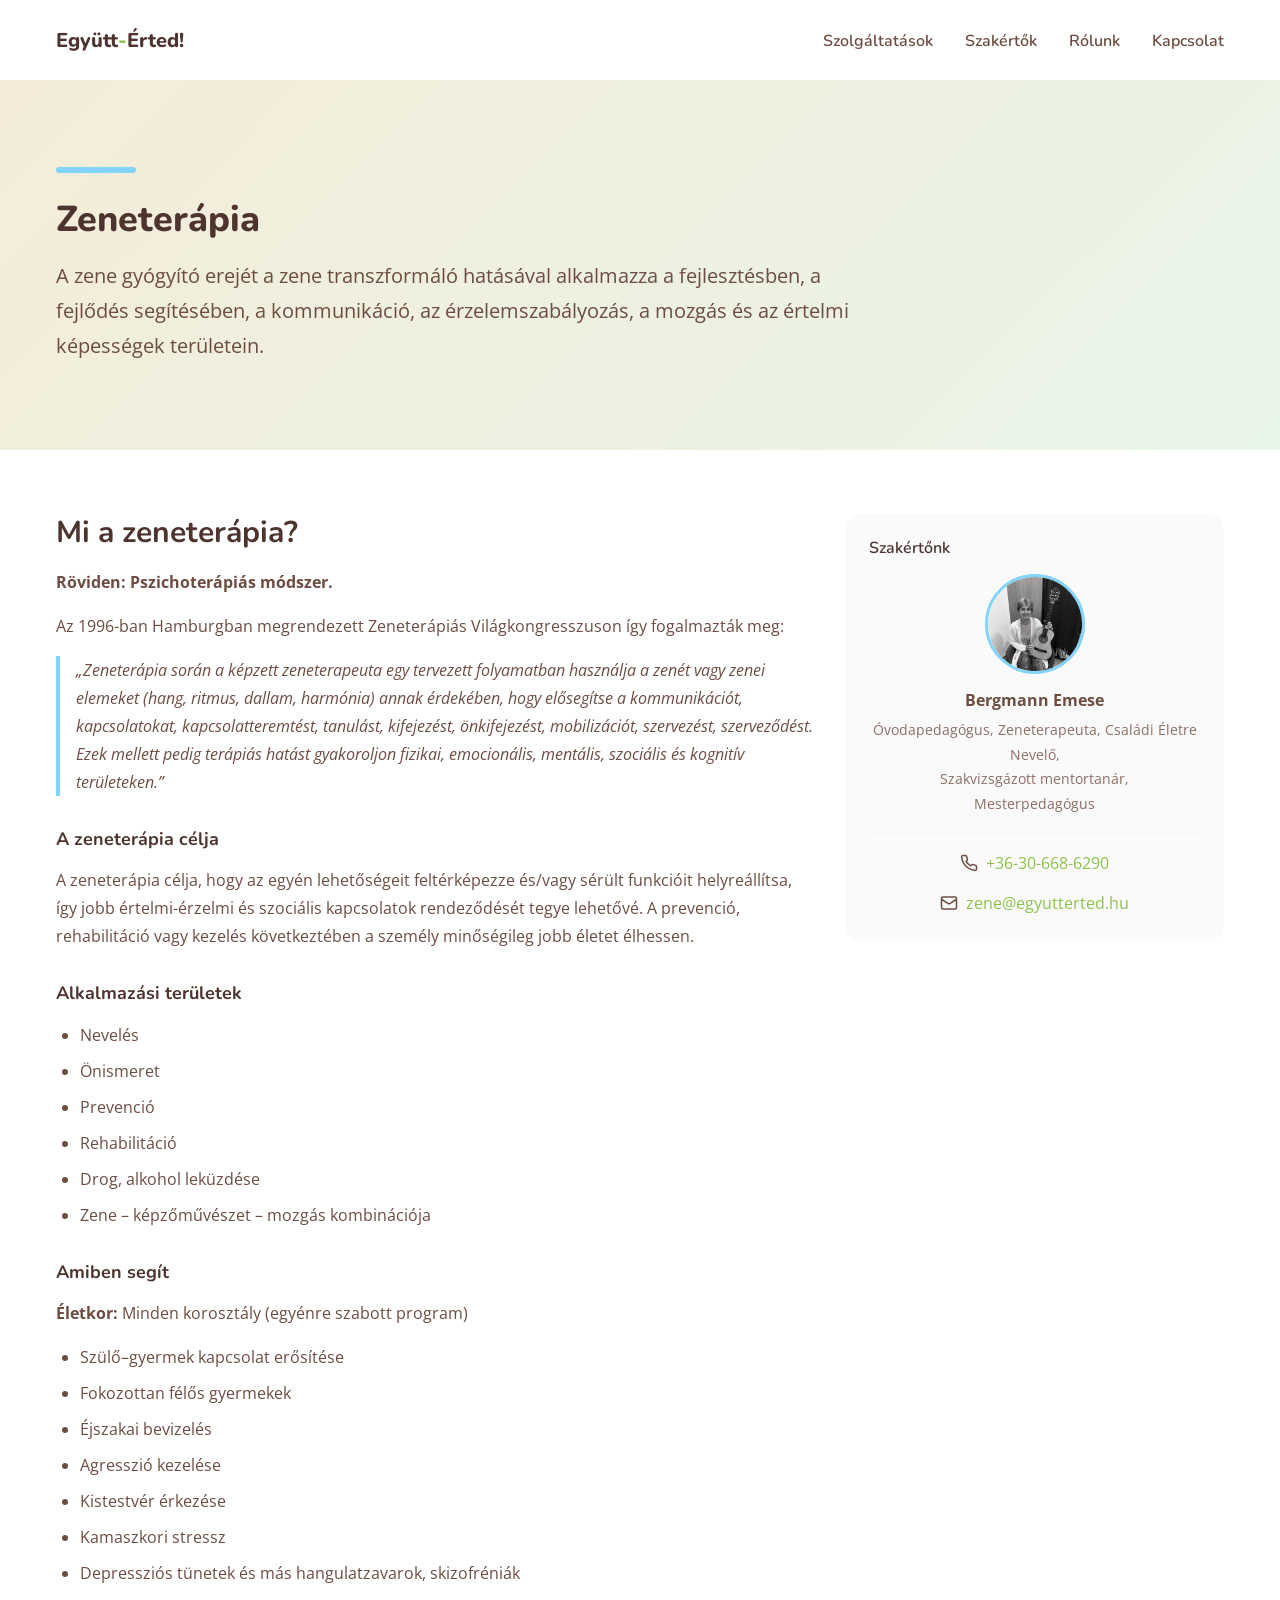
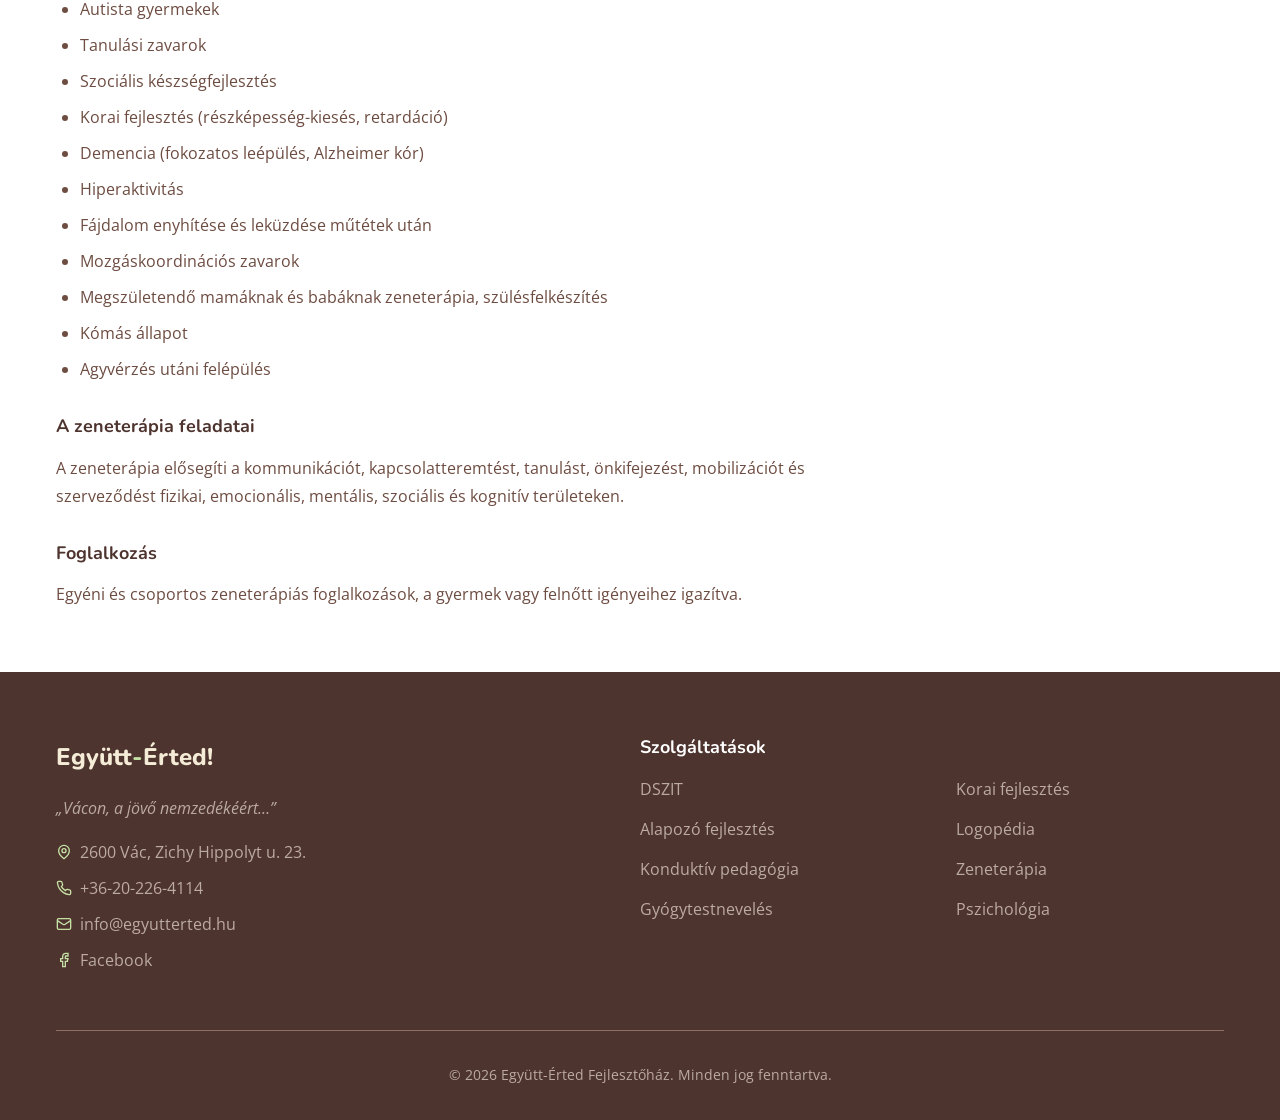
<file: szolgaltatasok/zeneterapia.html>
<!DOCTYPE html>
<html lang="hu">
<head>
  <meta charset="UTF-8">
  <meta name="viewport" content="width=device-width, initial-scale=1.0">
  <meta name="description" content="Zeneterápia - pszichoterápiás módszer a zene gyógyító erejével. Kommunikáció, kapcsolatteremtés és önkifejezés fejlesztése Vácon.">
  <title>Zeneterápia | Együtt-Érted Fejlesztőház</title>
  <link rel="stylesheet" href="../css/style.css">
  <link rel="icon" type="image/svg+xml" href="../favicon.svg">
</head>
<body>
  <a href="#main" class="sr-only">Ugrás a tartalomhoz</a>

  <nav class="nav" id="nav">
    <div class="nav-container">
      <a href="../index.html" class="nav-logo">
        <span class="nav-logo-text">Együtt<span>-</span>Érted!</span>
      </a>
      <ul class="nav-menu" id="nav-menu">
        <li><a href="../index.html#szolgaltatasok" class="nav-link">Szolgáltatások</a></li>
        <li><a href="../index.html#szakertok" class="nav-link">Szakértők</a></li>
        <li><a href="../rolunk.html" class="nav-link">Rólunk</a></li>
        <li><a href="../index.html#kapcsolat" class="nav-link">Kapcsolat</a></li>
      </ul>
      <button class="nav-toggle" id="nav-toggle" aria-label="Menü megnyitása">
        <span></span><span></span><span></span>
      </button>
    </div>
  </nav>

  <main id="main">
    <section class="hero" style="min-height: 50vh; padding-bottom: var(--space-12);">
      <div class="container">
        <div style="max-width: 800px;">
          <div style="display: inline-block; height: 6px; width: 80px; background: var(--color-music); border-radius: 3px; margin-bottom: var(--space-4);"></div>
          <h1 class="hero-title" style="font-size: var(--text-4xl);">Zeneterápia</h1>
          <p class="hero-description" style="font-size: var(--text-xl); margin-top: var(--space-4);">
            A zene gyógyító erejét a zene transzformáló hatásával alkalmazza a fejlesztésben,
            a fejlődés segítésében, a kommunikáció, az érzelemszabályozás, a mozgás és az értelmi
            képességek területein.
          </p>
        </div>
      </div>
    </section>

    <section class="section bg-white">
      <div class="container">
        <div class="service-detail-grid">
          <div class="service-detail-content">
            <h2>Mi a zeneterápia?</h2>
            <p><strong>Röviden: Pszichoterápiás módszer.</strong></p>
            <p>
              Az 1996-ban Hamburgban megrendezett Zeneterápiás Világkongresszuson így fogalmazták meg:
            </p>
            <blockquote style="border-left: 4px solid var(--color-music); padding-left: var(--space-4); margin: var(--space-4) 0; font-style: italic; color: var(--color-text-medium);">
              „Zeneterápia során a képzett zeneterapeuta egy tervezett folyamatban használja a zenét
              vagy zenei elemeket (hang, ritmus, dallam, harmónia) annak érdekében, hogy elősegítse
              a kommunikációt, kapcsolatokat, kapcsolatteremtést, tanulást, kifejezést, önkifejezést,
              mobilizációt, szervezést, szerveződést. Ezek mellett pedig terápiás hatást gyakoroljon
              fizikai, emocionális, mentális, szociális és kognitív területeken.”
            </blockquote>

            <h3>A zeneterápia célja</h3>
            <p>
              A zeneterápia célja, hogy az egyén lehetőségeit feltérképezze és/vagy sérült funkcióit
              helyreállítsa, így jobb értelmi-érzelmi és szociális kapcsolatok rendeződését tegye lehetővé.
              A prevenció, rehabilitáció vagy kezelés következtében a személy minőségileg jobb életet élhessen.
            </p>

            <h3>Alkalmazási területek</h3>
            <ul>
              <li>Nevelés</li>
              <li>Önismeret</li>
              <li>Prevenció</li>
              <li>Rehabilitáció</li>
              <li>Drog, alkohol leküzdése</li>
              <li>Zene – képzőművészet – mozgás kombinációja</li>
            </ul>

            <h3>Amiben segít</h3>
            <p><strong>Életkor:</strong> Minden korosztály (egyénre szabott program)</p>
            <ul>
              <li>Szülő–gyermek kapcsolat erősítése</li>
              <li>Fokozottan félős gyermekek</li>
              <li>Éjszakai bevizelés</li>
              <li>Agresszió kezelése</li>
              <li>Kistestvér érkezése</li>
              <li>Kamaszkori stressz</li>
              <li>Depressziós tünetek és más hangulatzavarok, skizofréniák</li>
              <li>Autista gyermekek</li>
              <li>Tanulási zavarok</li>
              <li>Szociális készségfejlesztés</li>
              <li>Korai fejlesztés (részképesség-kiesés, retardáció)</li>
              <li>Demencia (fokozatos leépülés, Alzheimer kór)</li>
              <li>Hiperaktivitás</li>
              <li>Fájdalom enyhítése és leküzdése műtétek után</li>
              <li>Mozgáskoordinációs zavarok</li>
              <li>Megszületendő mamáknak és babáknak zeneterápia, szülésfelkészítés</li>
              <li>Kómás állapot</li>
              <li>Agyvérzés utáni felépülés</li>
            </ul>

            <h3>A zeneterápia feladatai</h3>
            <p>
              A zeneterápia elősegíti a kommunikációt, kapcsolatteremtést, tanulást, önkifejezést,
              mobilizációt és szerveződést fizikai, emocionális, mentális, szociális és kognitív területeken.
            </p>

            <h3>Foglalkozás</h3>
            <p>Egyéni és csoportos zeneterápiás foglalkozások, a gyermek vagy felnőtt igényeihez igazítva.</p>
          </div>

          <div class="service-detail-sidebar">
            <h4>Szakértőnk</h4>

            <div class="therapist-card">
              <div class="therapist-photo" style="border-color: var(--color-music);">
                <img src="../assets/images/specialists/bergmann-emese.jpg" alt="Bergmann Emese">
              </div>
              <p class="therapist-name">Bergmann Emese</p>
              <p class="therapist-title">Óvodapedagógus, Zeneterapeuta, Családi Életre Nevelő,<br>Szakvizsgázott mentortanár,<br>Mesterpedagógus</p>
            </div>

            <div class="therapist-contact" style="text-align: center;">
              <div style="display: flex; align-items: center; justify-content: center; gap: var(--space-2); margin-bottom: var(--space-3);">
                <svg xmlns="http://www.w3.org/2000/svg" viewBox="0 0 24 24" fill="none" stroke="currentColor" stroke-width="2" style="width: 18px; height: 18px; flex-shrink: 0;"><path d="M22 16.92v3a2 2 0 0 1-2.18 2 19.79 19.79 0 0 1-8.63-3.07 19.5 19.5 0 0 1-6-6 19.79 19.79 0 0 1-3.07-8.67A2 2 0 0 1 4.11 2h3a2 2 0 0 1 2 1.72 12.84 12.84 0 0 0 .7 2.81 2 2 0 0 1-.45 2.11L8.09 9.91a16 16 0 0 0 6 6l1.27-1.27a2 2 0 0 1 2.11-.45 12.84 12.84 0 0 0 2.81.7A2 2 0 0 1 22 16.92z"/></svg>
                <a href="tel:+36306686290">+36-30-668-6290</a>
              </div>
              <div style="display: flex; align-items: center; justify-content: center; gap: var(--space-2);">
                <svg xmlns="http://www.w3.org/2000/svg" viewBox="0 0 24 24" fill="none" stroke="currentColor" stroke-width="2" style="width: 18px; height: 18px; flex-shrink: 0;"><rect width="20" height="16" x="2" y="4" rx="2"/><path d="m22 7-8.97 5.7a1.94 1.94 0 0 1-2.06 0L2 7"/></svg>
                <a href="mailto:zene@egyutterted.hu">zene@egyutterted.hu</a>
              </div>
            </div>
          </div>
        </div>
      </div>
    </section>
  </main>

  <footer class="footer">
    <div class="container">
      <div class="footer-grid">
        <div class="footer-brand">
          <div class="footer-logo">Együtt<span>-</span>Érted!</div>
          <p class="footer-tagline">„Vácon, a jövő nemzedékéért…”</p>
          <div class="footer-contact-item">
            <svg xmlns="http://www.w3.org/2000/svg" viewBox="0 0 24 24" fill="none" stroke="currentColor" stroke-width="2"><path d="M20 10c0 6-8 12-8 12s-8-6-8-12a8 8 0 0 1 16 0Z"/><circle cx="12" cy="10" r="3"/></svg>
            <a href="https://maps.google.com/?q=2600+Vác,+Zichy+Hippolyt+u.+23." target="_blank" rel="noopener">2600 Vác, Zichy Hippolyt u. 23.</a>
          </div>
          <div class="footer-contact-item">
            <svg xmlns="http://www.w3.org/2000/svg" viewBox="0 0 24 24" fill="none" stroke="currentColor" stroke-width="2"><path d="M22 16.92v3a2 2 0 0 1-2.18 2 19.79 19.79 0 0 1-8.63-3.07 19.5 19.5 0 0 1-6-6 19.79 19.79 0 0 1-3.07-8.67A2 2 0 0 1 4.11 2h3a2 2 0 0 1 2 1.72 12.84 12.84 0 0 0 .7 2.81 2 2 0 0 1-.45 2.11L8.09 9.91a16 16 0 0 0 6 6l1.27-1.27a2 2 0 0 1 2.11-.45 12.84 12.84 0 0 0 2.81.7A2 2 0 0 1 22 16.92z"/></svg>
            <a href="tel:+36202264114">+36-20-226-4114</a>
          </div>
          <div class="footer-contact-item">
            <svg xmlns="http://www.w3.org/2000/svg" viewBox="0 0 24 24" fill="none" stroke="currentColor" stroke-width="2"><rect width="20" height="16" x="2" y="4" rx="2"/><path d="m22 7-8.97 5.7a1.94 1.94 0 0 1-2.06 0L2 7"/></svg>
            <a href="mailto:info@egyutterted.hu">info@egyutterted.hu</a>
          </div>
          <div class="footer-contact-item">
            <svg xmlns="http://www.w3.org/2000/svg" viewBox="0 0 24 24" fill="none" stroke="currentColor" stroke-width="2"><path d="M18 2h-3a5 5 0 0 0-5 5v3H7v4h3v8h4v-8h3l1-4h-4V7a1 1 0 0 1 1-1h3z"/></svg>
            <a href="https://www.facebook.com/egyuttertedvac/" target="_blank" rel="noopener">Facebook</a>
          </div>
        </div>
        <div>
          <h4 class="footer-title">Szolgáltatások</h4>
          <nav class="footer-links">
            <a href="dszit.html">DSZIT</a>
            <a href="alapozo-terapia.html">Alapozó fejlesztés</a>
            <a href="konduktiv-pedagogia.html">Konduktív pedagógia</a>
            <a href="gyogytestneveles.html">Gyógytestnevelés</a>
          </nav>
        </div>
        <div>
          <h4 class="footer-title">&nbsp;</h4>
          <nav class="footer-links">
            <a href="korai-fejlesztes.html">Korai fejlesztés</a>
            <a href="logopedia.html">Logopédia</a>
            <a href="zeneterapia.html">Zeneterápia</a>
            <a href="pszichologia.html">Pszichológia</a>
          </nav>
        </div>
      </div>
      <div class="footer-bottom">
        <p>&copy; 2026 Együtt-Érted Fejlesztőház. Minden jog fenntartva.</p>
      </div>
    </div>
  </footer>

  <script src="../js/main.js"></script>
</body>
</html>
</file>
<file: css/style.css>
/* ============================================
   Együtt-Érted Fejlesztőház - Main Stylesheet
   ============================================ */

/* ============================================
   1. CSS Custom Properties (Design Tokens)
   ============================================ */

@import url('https://fonts.googleapis.com/css2?family=Nunito:wght@400;600;700;800&family=Open+Sans:wght@400;500;600&display=swap');

:root {
  /* Primary Colors - from building interior */
  --color-cream: #F5ECD7;
  --color-warm-yellow: #F2E8C9;

  /* Soft greens - from tree murals */
  --color-leaf-green: #8BC34A;
  --color-soft-green: #C5E1A5;
  --color-pale-green: #E8F5E9;

  /* Earth brown - from wood elements */
  --color-wood-brown: #8D6E63;
  --color-light-wood: #BCAAA4;

  /* Accent Colors */
  --color-coral: #E57373;
  --color-warm-orange: #FF8A65;
  --color-sky-blue: #81D4FA;
  --color-soft-blue: #B3E5FC;
  --color-sunny: #FFD54F;

  /* Text colors */
  --color-text-dark: #4E342E;
  --color-text-medium: #6D4C41;
  --color-text-light: #8D6E63;

  /* Neutral colors */
  --color-white: #FFFFFF;
  --color-off-white: #FAFAFA;
  --color-light-gray: #F5F5F5;

  /* Service category colors */
  --color-movement: #8BC34A;
  --color-early-dev: #FFD54F;
  --color-speech: #FF8A65;
  --color-music: #81D4FA;
  --color-psychology: #CE93D8;
  --color-physical-ed: #66BB6A;

  /* Typography */
  --font-heading: 'Nunito', sans-serif;
  --font-body: 'Open Sans', sans-serif;

  /* Type scale */
  --text-xs: 0.75rem;
  --text-sm: 0.875rem;
  --text-base: 1rem;
  --text-lg: 1.125rem;
  --text-xl: 1.25rem;
  --text-2xl: 1.5rem;
  --text-3xl: 1.875rem;
  --text-4xl: 2.25rem;
  --text-5xl: 3rem;

  /* Line heights */
  --leading-tight: 1.25;
  --leading-normal: 1.5;
  --leading-relaxed: 1.75;

  /* Spacing */
  --space-1: 0.25rem;
  --space-2: 0.5rem;
  --space-3: 0.75rem;
  --space-4: 1rem;
  --space-5: 1.25rem;
  --space-6: 1.5rem;
  --space-8: 2rem;
  --space-10: 2.5rem;
  --space-12: 3rem;
  --space-16: 4rem;
  --space-20: 5rem;
  --space-24: 6rem;

  /* Border radius */
  --radius-sm: 0.375rem;
  --radius-md: 0.5rem;
  --radius-lg: 0.75rem;
  --radius-xl: 1rem;
  --radius-2xl: 1.5rem;
  --radius-full: 9999px;

  /* Shadows */
  --shadow-sm: 0 1px 2px rgba(78, 52, 46, 0.05);
  --shadow-md: 0 4px 6px rgba(78, 52, 46, 0.07);
  --shadow-lg: 0 10px 15px rgba(78, 52, 46, 0.1);
  --shadow-xl: 0 20px 25px rgba(78, 52, 46, 0.1);

  /* Transitions */
  --transition-fast: 150ms ease;
  --transition-base: 200ms ease;
  --transition-slow: 300ms ease;

  /* Layout */
  --container-max: 1200px;
  --nav-height: 80px;
  --nav-height-mobile: 64px;
}


/* ============================================
   2. CSS Reset & Base Styles
   ============================================ */

*,
*::before,
*::after {
  box-sizing: border-box;
  margin: 0;
  padding: 0;
}

html {
  scroll-behavior: smooth;
  scroll-padding-top: var(--nav-height);
}

@media (max-width: 768px) {
  html {
    scroll-padding-top: var(--nav-height-mobile);
  }
}

body {
  font-family: var(--font-body);
  font-size: var(--text-base);
  line-height: var(--leading-relaxed);
  color: var(--color-text-medium);
  background-color: var(--color-white);
  -webkit-font-smoothing: antialiased;
  -moz-osx-font-smoothing: grayscale;
}

img {
  max-width: 100%;
  height: auto;
  display: block;
}

a {
  color: inherit;
  text-decoration: none;
}

ul, ol {
  list-style: none;
}

button {
  font-family: inherit;
  font-size: inherit;
  cursor: pointer;
  border: none;
  background: none;
}


/* ============================================
   3. Typography
   ============================================ */

h1, h2, h3, h4, h5, h6 {
  font-family: var(--font-heading);
  color: var(--color-text-dark);
  line-height: var(--leading-tight);
}

h1 {
  font-size: var(--text-4xl);
  font-weight: 800;
}

h2 {
  font-size: var(--text-3xl);
  font-weight: 700;
}

h3 {
  font-size: var(--text-2xl);
  font-weight: 700;
}

h4 {
  font-size: var(--text-xl);
  font-weight: 600;
}

p {
  margin-bottom: var(--space-4);
}

p:last-child {
  margin-bottom: 0;
}


/* ============================================
   4. Layout Utilities
   ============================================ */

.container {
  width: 100%;
  max-width: var(--container-max);
  margin: 0 auto;
  padding: 0 var(--space-4);
}

.section {
  padding: var(--space-16) 0;
}

.section-sm {
  padding: var(--space-12) 0;
}

.section-lg {
  padding: var(--space-24) 0;
}

.text-center {
  text-align: center;
}

.sr-only {
  position: absolute;
  width: 1px;
  height: 1px;
  padding: 0;
  margin: -1px;
  overflow: hidden;
  clip: rect(0, 0, 0, 0);
  white-space: nowrap;
  border: 0;
}

.sr-only:focus {
  position: fixed;
  top: var(--space-2);
  left: var(--space-2);
  width: auto;
  height: auto;
  margin: 0;
  padding: var(--space-2) var(--space-4);
  overflow: visible;
  clip: auto;
  white-space: normal;
  background: var(--color-leaf-green);
  color: var(--color-white);
  border-radius: var(--radius-md);
  z-index: 2000;
}


/* ============================================
   5. Buttons
   ============================================ */

.btn {
  display: inline-flex;
  align-items: center;
  justify-content: center;
  gap: var(--space-2);
  padding: var(--space-3) var(--space-6);
  font-family: var(--font-heading);
  font-weight: 600;
  font-size: var(--text-base);
  border-radius: var(--radius-full);
  transition: all var(--transition-base);
  cursor: pointer;
}

.btn-primary {
  background: var(--color-leaf-green);
  color: var(--color-white);
}

.btn-primary:hover {
  background: #7CB342;
  transform: translateY(-2px);
  box-shadow: var(--shadow-md);
}

.btn-secondary {
  background: transparent;
  color: var(--color-leaf-green);
  border: 2px solid var(--color-leaf-green);
}

.btn-secondary:hover {
  background: var(--color-pale-green);
}

.btn-cta {
  background: var(--color-coral);
  color: var(--color-white);
}

.btn-cta:hover {
  background: #EF5350;
  transform: translateY(-2px);
  box-shadow: var(--shadow-md);
}

.btn-white {
  background: var(--color-white);
  color: var(--color-text-dark);
}

.btn-white:hover {
  background: var(--color-off-white);
  transform: translateY(-2px);
  box-shadow: var(--shadow-md);
}


/* ============================================
   6. Navigation
   ============================================ */

.nav {
  position: fixed;
  top: 0;
  left: 0;
  right: 0;
  height: var(--nav-height);
  background: var(--color-white);
  z-index: 1000;
  transition: box-shadow var(--transition-base);
}

.nav.scrolled {
  box-shadow: var(--shadow-md);
}

.nav-container {
  display: flex;
  align-items: center;
  justify-content: space-between;
  height: 100%;
  max-width: var(--container-max);
  margin: 0 auto;
  padding: 0 var(--space-4);
}

.nav-logo {
  display: flex;
  align-items: center;
  gap: var(--space-3);
}

.nav-logo-text {
  font-family: var(--font-heading);
  font-weight: 800;
  font-size: var(--text-xl);
  color: var(--color-text-dark);
}

.nav-logo-text span {
  color: var(--color-leaf-green);
}

.nav-menu {
  display: flex;
  align-items: center;
  gap: var(--space-8);
}

.nav-link {
  font-family: var(--font-heading);
  font-weight: 600;
  color: var(--color-text-medium);
  transition: color var(--transition-fast);
  position: relative;
}

.nav-link:hover {
  color: var(--color-leaf-green);
}

.nav-link::after {
  content: '';
  position: absolute;
  bottom: -4px;
  left: 0;
  width: 0;
  height: 2px;
  background: var(--color-leaf-green);
  transition: width var(--transition-base);
}

.nav-link:hover::after {
  width: 100%;
}

.nav-toggle {
  display: none;
  flex-direction: column;
  gap: 5px;
  padding: var(--space-2);
}

.nav-toggle span {
  display: block;
  width: 24px;
  height: 2px;
  background: var(--color-text-dark);
  border-radius: 1px;
  transition: all var(--transition-base);
}

/* Mobile menu */
@media (max-width: 768px) {
  .nav {
    height: var(--nav-height-mobile);
  }

  .nav-toggle {
    display: flex;
  }

  .nav-menu {
    position: fixed;
    top: var(--nav-height-mobile);
    left: 0;
    right: 0;
    bottom: 0;
    flex-direction: column;
    justify-content: flex-start;
    padding: var(--space-8);
    background: var(--color-white);
    transform: translateX(100%);
    transition: transform var(--transition-slow);
  }

  .nav-menu.open {
    transform: translateX(0);
  }

  .nav-link {
    font-size: var(--text-xl);
  }

  .nav-toggle.open span:nth-child(1) {
    transform: rotate(45deg) translate(5px, 5px);
  }

  .nav-toggle.open span:nth-child(2) {
    opacity: 0;
  }

  .nav-toggle.open span:nth-child(3) {
    transform: rotate(-45deg) translate(5px, -5px);
  }
}


/* ============================================
   7. Hero Section
   ============================================ */

.hero {
  padding-top: calc(var(--nav-height) + var(--space-12));
  padding-bottom: var(--space-16);
  background: linear-gradient(135deg, var(--color-cream) 0%, var(--color-pale-green) 100%);
  min-height: min(80vh, 700px);
  display: flex;
  align-items: center;
}

.hero-container {
  display: grid;
  grid-template-columns: 1fr 1fr;
  gap: var(--space-12);
  align-items: center;
  max-width: var(--container-max);
  margin: 0 auto;
  padding: 0 var(--space-4);
}

.hero-content {
  max-width: 540px;
}

.hero-title {
  font-size: var(--text-5xl);
  margin-bottom: var(--space-2);
  color: var(--color-text-dark);
}

.hero-title span {
  color: var(--color-leaf-green);
}

.hero-subtitle {
  font-family: var(--font-heading);
  font-size: var(--text-xl);
  font-weight: 600;
  color: var(--color-wood-brown);
  margin-bottom: var(--space-6);
}

.hero-description {
  font-size: var(--text-lg);
  color: var(--color-text-medium);
  margin-bottom: var(--space-8);
}

.hero-buttons {
  display: flex;
  gap: var(--space-4);
  flex-wrap: wrap;
}

.hero-image {
  position: relative;
}

.hero-image img {
  border-radius: var(--radius-2xl);
  box-shadow: var(--shadow-xl);
}

@media (max-width: 968px) {
  .hero {
    padding-top: calc(var(--nav-height-mobile) + var(--space-8));
    min-height: auto;
  }

  .hero-container {
    grid-template-columns: 1fr;
    text-align: center;
  }

  .hero-content {
    max-width: 100%;
  }

  .hero-title {
    font-size: var(--text-4xl);
  }

  .hero-buttons {
    justify-content: center;
  }

  .hero-image {
    order: -1;
    max-width: 500px;
    margin: 0 auto;
  }
}


/* ============================================
   8. Service Cards (Option A - Color Block)
   ============================================ */

.services-grid {
  display: grid;
  grid-template-columns: repeat(auto-fit, minmax(280px, 1fr));
  gap: var(--space-6);
}

.service-card {
  background: var(--color-white);
  border-radius: var(--radius-xl);
  overflow: hidden;
  box-shadow: var(--shadow-md);
  transition: all var(--transition-base);
}

.service-card:hover {
  transform: translateY(-4px);
  box-shadow: var(--shadow-lg);
}

.service-card-accent {
  height: 6px;
}

.service-card-accent--movement { background: var(--color-movement); }
.service-card-accent--early { background: var(--color-early-dev); }
.service-card-accent--speech { background: var(--color-speech); }
.service-card-accent--music { background: var(--color-music); }
.service-card-accent--psychology { background: var(--color-psychology); }

.service-card-content {
  padding: var(--space-6);
}

.service-card-title {
  font-size: var(--text-xl);
  margin-bottom: var(--space-3);
}

.service-card-description {
  color: var(--color-text-light);
  margin-bottom: var(--space-4);
  font-size: var(--text-sm);
}

.service-card-link {
  display: inline-flex;
  align-items: center;
  gap: var(--space-2);
  font-family: var(--font-heading);
  font-weight: 600;
  color: var(--color-leaf-green);
  transition: gap var(--transition-fast);
}

.service-card-link:hover {
  gap: var(--space-3);
}

.service-card-link svg {
  width: 16px;
  height: 16px;
}


/* ============================================
   8b. Service Detail Page Layout
   ============================================ */

.service-detail-grid {
  display: grid;
  grid-template-columns: 1fr;
  gap: var(--space-8);
}

@media (min-width: 768px) {
  .service-detail-grid {
    grid-template-columns: 2fr 1fr;
  }
}

.service-detail-content h2 {
  margin-bottom: var(--space-4);
}

.service-detail-content h3 {
  font-size: var(--text-lg);
  margin-top: var(--space-8);
  margin-bottom: var(--space-4);
}

.service-detail-content ul,
.service-detail-content ol {
  padding-left: var(--space-6);
  color: var(--color-text-medium);
}

.service-detail-content ul {
  list-style: disc;
}

.service-detail-content ol {
  list-style: decimal;
}

.service-detail-content ul li,
.service-detail-content ol li {
  margin-bottom: var(--space-2);
}

.service-detail-sidebar {
  background: var(--color-off-white);
  padding: var(--space-6);
  border-radius: var(--radius-xl);
  height: fit-content;
}

.service-detail-sidebar h4 {
  font-size: var(--text-base);
  margin-bottom: var(--space-4);
}

.therapist-card {
  text-align: center;
  margin-bottom: var(--space-4);
}

.therapist-photo {
  width: 100px;
  height: 100px;
  border-radius: 50%;
  overflow: hidden;
  margin: 0 auto var(--space-3);
  border: 3px solid var(--color-movement);
}

.therapist-photo img {
  width: 100%;
  height: 100%;
  object-fit: cover;
}

.therapist-name {
  font-weight: 700;
  margin-bottom: var(--space-1);
}

.therapist-title {
  font-size: var(--text-sm);
  color: var(--color-text-light);
}

.therapist-contact {
  border-top: 1px solid var(--color-light-gray);
  padding-top: var(--space-4);
}

.therapist-contact p {
  font-size: var(--text-sm);
  margin-bottom: var(--space-2);
}

.therapist-contact a {
  color: var(--color-leaf-green);
}


/* ============================================
   9. Section Headers
   ============================================ */

.section-header {
  text-align: center;
  max-width: 640px;
  margin: 0 auto var(--space-12);
}

.section-header h2 {
  margin-bottom: var(--space-4);
}

.section-header p {
  color: var(--color-text-light);
  font-size: var(--text-lg);
}


/* ============================================
   10. Specialist Cards
   ============================================ */

.specialists-grid {
  display: grid;
  grid-template-columns: repeat(auto-fit, minmax(300px, 1fr));
  gap: var(--space-6);
}

.specialist-card {
  background: var(--color-off-white);
  border-radius: var(--radius-xl);
  padding: var(--space-6);
  display: flex;
  flex-direction: column;
  align-items: center;
  text-align: center;
  transition: all var(--transition-base);
}

.specialist-card:hover {
  transform: translateY(-4px);
  box-shadow: var(--shadow-lg);
}

.specialist-photo {
  width: 120px;
  height: 120px;
  border-radius: 50%;
  overflow: hidden;
  margin-bottom: var(--space-4);
  border: 4px solid var(--color-leaf-green);
  background: var(--color-light-gray);
}

.specialist-photo img {
  width: 100%;
  height: 100%;
  object-fit: cover;
}

.specialist-photo--placeholder {
  display: flex;
  align-items: center;
  justify-content: center;
  background: var(--color-soft-green);
}

.specialist-photo--placeholder svg {
  width: 48px;
  height: 48px;
  color: var(--color-leaf-green);
}

.specialist-name {
  font-size: var(--text-lg);
  margin-bottom: var(--space-1);
}

.specialist-title {
  color: var(--color-leaf-green);
  font-weight: 600;
  font-size: var(--text-sm);
  margin-bottom: var(--space-3);
}

.specialist-bio {
  font-size: var(--text-sm);
  color: var(--color-text-light);
  margin-bottom: var(--space-4);
}

.specialist-contact {
  display: flex;
  flex-direction: column;
  gap: var(--space-2);
  width: 100%;
  margin-top: auto;
}

.specialist-contact a {
  display: flex;
  align-items: center;
  justify-content: center;
  gap: var(--space-2);
  font-size: var(--text-sm);
  color: var(--color-text-medium);
  transition: color var(--transition-fast);
}

.specialist-contact a:hover {
  color: var(--color-leaf-green);
}

.specialist-contact svg {
  width: 16px;
  height: 16px;
  flex-shrink: 0;
}


/* ============================================
   12. Building Gallery
   ============================================ */

.gallery-grid {
  display: grid;
  grid-template-columns: repeat(4, 1fr);
  grid-template-rows: repeat(2, 200px);
  gap: var(--space-4);
}

.gallery-item {
  border-radius: var(--radius-lg);
  overflow: hidden;
  cursor: pointer;
  transition: transform var(--transition-base);
}

.gallery-item:hover {
  transform: scale(1.02);
}

.gallery-item img {
  width: 100%;
  height: 100%;
  object-fit: cover;
}

.gallery-item:first-child {
  grid-column: span 2;
  grid-row: span 2;
}

@media (max-width: 768px) {
  .gallery-grid {
    grid-template-columns: repeat(2, 1fr);
    grid-template-rows: auto;
  }

  .gallery-item:first-child {
    grid-column: span 2;
    grid-row: span 1;
  }
}


/* ============================================
   13. Contact Section
   ============================================ */

.contact-grid {
  display: grid;
  grid-template-columns: 1fr 1.5fr;
  gap: var(--space-8);
  align-items: start;
}

.contact-info {
  background: var(--color-off-white);
  border-radius: var(--radius-xl);
  padding: var(--space-8);
}

.contact-item {
  display: flex;
  gap: var(--space-4);
  margin-bottom: var(--space-6);
}

.contact-item:last-child {
  margin-bottom: 0;
}

.contact-icon {
  width: 48px;
  height: 48px;
  background: var(--color-soft-green);
  border-radius: var(--radius-lg);
  display: flex;
  align-items: center;
  justify-content: center;
  flex-shrink: 0;
}

.contact-icon svg {
  width: 24px;
  height: 24px;
  color: var(--color-leaf-green);
}

.contact-label {
  font-size: var(--text-sm);
  color: var(--color-text-light);
  margin-bottom: var(--space-1);
}

.contact-value {
  font-family: var(--font-heading);
  font-weight: 600;
  color: var(--color-text-dark);
}

.contact-value a:hover {
  color: var(--color-leaf-green);
}

.contact-map {
  border-radius: var(--radius-xl);
  overflow: hidden;
  height: 400px;
}

.contact-map iframe {
  width: 100%;
  height: 100%;
  border: 0;
}

@media (max-width: 768px) {
  .contact-grid {
    grid-template-columns: 1fr;
  }

  .contact-map {
    height: 300px;
  }
}


/* ============================================
   14. Footer
   ============================================ */

.footer {
  background: var(--color-text-dark);
  color: var(--color-cream);
  padding: var(--space-16) 0 var(--space-8);
}

.footer-grid {
  display: grid;
  grid-template-columns: 2fr 1fr 1fr;
  gap: var(--space-12);
  margin-bottom: var(--space-12);
}

.footer-brand {
  max-width: 300px;
}

.footer-logo {
  font-family: var(--font-heading);
  font-weight: 800;
  font-size: var(--text-2xl);
  margin-bottom: var(--space-4);
}

.footer-logo span {
  color: var(--color-soft-green);
}

.footer-tagline {
  color: var(--color-light-wood);
  font-style: italic;
}

.footer-title {
  font-family: var(--font-heading);
  font-weight: 700;
  font-size: var(--text-lg);
  margin-bottom: var(--space-4);
  color: var(--color-white);
}

.footer-links {
  display: flex;
  flex-direction: column;
  gap: var(--space-3);
}

.footer-links a {
  color: var(--color-light-wood);
  transition: color var(--transition-fast);
}

.footer-links a:hover {
  color: var(--color-soft-green);
}

.footer-contact-item {
  display: flex;
  align-items: center;
  gap: var(--space-2);
  color: var(--color-light-wood);
  margin-bottom: var(--space-2);
}

.footer-contact-item svg {
  width: 16px;
  height: 16px;
  color: var(--color-soft-green);
}

.footer-bottom {
  padding-top: var(--space-8);
  border-top: 1px solid var(--color-wood-brown);
  text-align: center;
  color: var(--color-light-wood);
  font-size: var(--text-sm);
}

@media (max-width: 768px) {
  .footer-grid {
    grid-template-columns: 1fr;
    gap: var(--space-8);
  }
}


/* ============================================
   15. Utility Classes
   ============================================ */

.bg-cream { background: var(--color-cream); }
.bg-pale-green { background: var(--color-pale-green); }
.bg-white { background: var(--color-white); }
.bg-off-white { background: var(--color-off-white); }

.text-green { color: var(--color-leaf-green); }

.text-link {
  color: var(--color-leaf-green);
  font-weight: 600;
  text-decoration: underline;
  text-underline-offset: 2px;
}

.text-link:hover {
  color: #7CB342;
}
.text-dark { color: var(--color-text-dark); }


/* ============================================
   16. Animations
   ============================================ */

@keyframes fadeInUp {
  from {
    opacity: 0;
    transform: translateY(20px);
  }
  to {
    opacity: 1;
    transform: translateY(0);
  }
}

.fade-in-up {
  opacity: 0;
  transform: translateY(20px);
  transition: opacity 0.6s ease, transform 0.6s ease;
}

.fade-in-up.visible {
  opacity: 1;
  transform: translateY(0);
}

/* Respect reduced motion preference */
@media (prefers-reduced-motion: reduce) {
  *,
  *::before,
  *::after {
    animation-duration: 0.01ms !important;
    animation-iteration-count: 1 !important;
    transition-duration: 0.01ms !important;
  }
}
</file>
